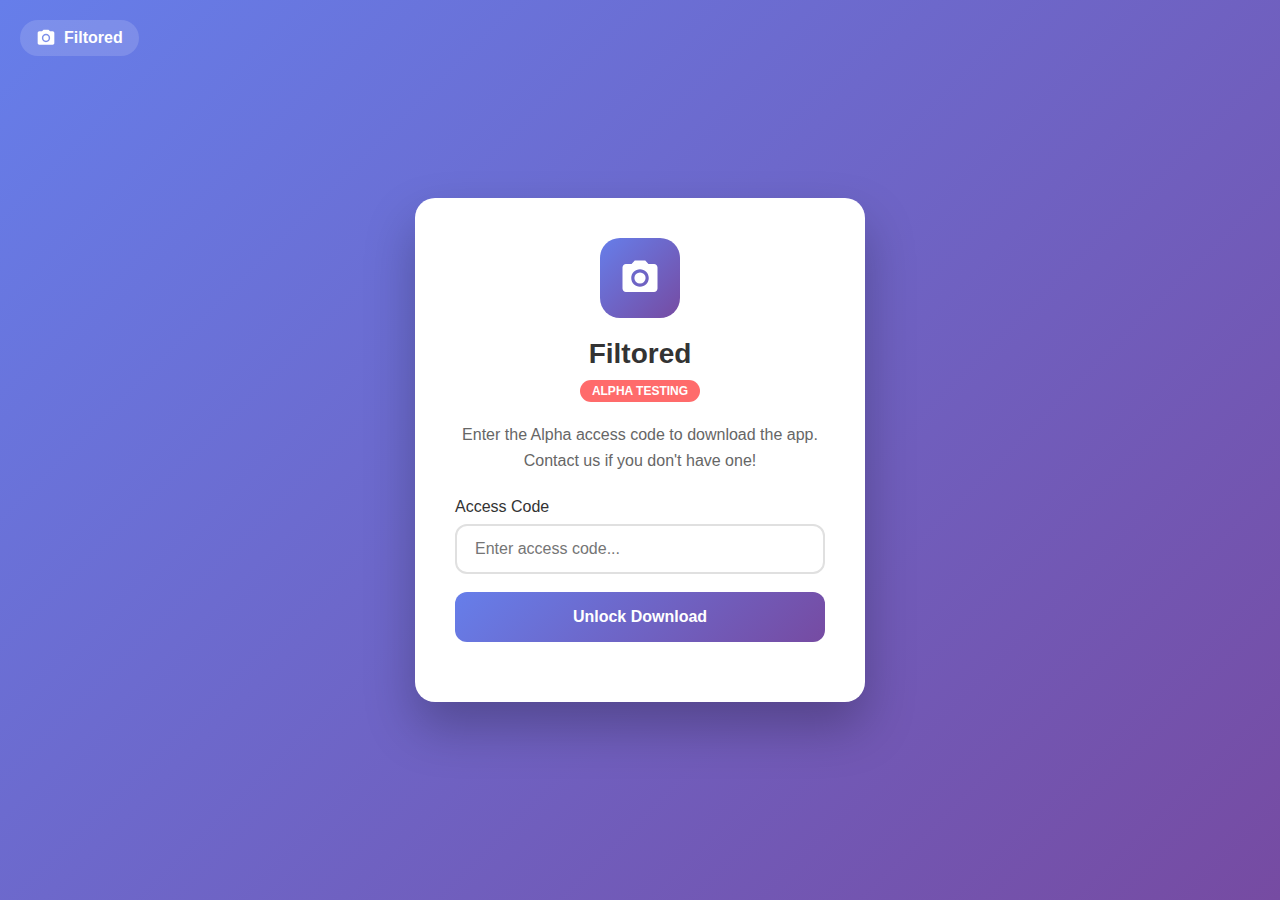
<file: docs/download/index.html>
<!DOCTYPE html>
<html lang="en">
<head>
    <meta charset="UTF-8">
    <meta name="viewport" content="width=device-width, initial-scale=1.0">
    <title>Download Filtored - ALPHA TESTING</title>
    <style>
        * {
            margin: 0;
            padding: 0;
            box-sizing: border-box;
        }

        body {
            font-family: -apple-system, BlinkMacSystemFont, 'Segoe UI', Roboto, Oxygen, Ubuntu, sans-serif;
            background: linear-gradient(135deg, #667eea 0%, #764ba2 100%);
            min-height: 100vh;
            display: flex;
            align-items: center;
            justify-content: center;
            padding: 20px;
        }

        .container {
            background: white;
            border-radius: 20px;
            padding: 40px;
            max-width: 450px;
            width: 100%;
            box-shadow: 0 25px 50px rgba(0, 0, 0, 0.25);
            text-align: center;
        }

        .logo {
            width: 80px;
            height: 80px;
            background: linear-gradient(135deg, #667eea 0%, #764ba2 100%);
            border-radius: 20px;
            margin: 0 auto 20px;
            display: flex;
            align-items: center;
            justify-content: center;
        }

        .logo svg {
            width: 42px;
            height: 42px;
            fill: white;
        }

        h1 {
            color: #333;
            margin-bottom: 10px;
            font-size: 28px;
        }

        .Alpha-badge {
            display: inline-block;
            background: #ff6b6b;
            color: white;
            padding: 4px 12px;
            border-radius: 20px;
            font-size: 12px;
            font-weight: 600;
            margin-bottom: 20px;
        }

        p {
            color: #666;
            line-height: 1.6;
            margin-bottom: 25px;
        }

        .password-section {
            margin-bottom: 20px;
        }

        .password-section label {
            display: block;
            text-align: left;
            margin-bottom: 8px;
            color: #333;
            font-weight: 500;
        }

        .password-input {
            width: 100%;
            padding: 14px 18px;
            border: 2px solid #e0e0e0;
            border-radius: 12px;
            font-size: 16px;
            transition: border-color 0.3s;
        }

        .password-input:focus {
            outline: none;
            border-color: #667eea;
        }

        .error-message {
            color: #ff6b6b;
            font-size: 14px;
            margin-top: 8px;
            display: none;
        }

        .unlock-btn {
            width: 100%;
            padding: 16px;
            background: linear-gradient(135deg, #667eea 0%, #764ba2 100%);
            color: white;
            border: none;
            border-radius: 12px;
            font-size: 16px;
            font-weight: 600;
            cursor: pointer;
            transition: transform 0.2s, box-shadow 0.2s;
        }

        .unlock-btn:hover {
            transform: translateY(-2px);
            box-shadow: 0 10px 20px rgba(102, 126, 234, 0.3);
        }

        .download-section {
            display: none;
        }

        .download-btn {
            display: inline-flex;
            align-items: center;
            gap: 10px;
            padding: 18px 32px;
            background: linear-gradient(135deg, #11998e 0%, #38ef7d 100%);
            color: white;
            text-decoration: none;
            border-radius: 12px;
            font-size: 18px;
            font-weight: 600;
            transition: transform 0.2s, box-shadow 0.2s;
            margin-bottom: 20px;
        }

        .download-btn:hover {
            transform: translateY(-2px);
            box-shadow: 0 10px 20px rgba(17, 153, 142, 0.3);
        }

        .download-btn svg {
            width: 24px;
            height: 24px;
        }

        .instructions {
            background: #f8f9fa;
            border-radius: 12px;
            padding: 20px;
            text-align: left;
            margin-top: 20px;
        }

        .instructions h3 {
            color: #333;
            margin-bottom: 12px;
            font-size: 16px;
            display: flex;
            align-items: center;
            gap: 8px;
        }

        .instructions h3 svg {
            width: 20px;
            height: 20px;
            fill: #333;
        }

        .instructions ol {
            color: #666;
            padding-left: 20px;
            font-size: 14px;
            line-height: 1.8;
        }

        .version-info {
            margin-top: 20px;
            color: #999;
            font-size: 12px;
        }

        .requirements {
            background: #fff3cd;
            border-radius: 12px;
            padding: 15px;
            margin-top: 15px;
            text-align: left;
        }

        .requirements h4 {
            color: #856404;
            font-size: 14px;
            margin-bottom: 8px;
            display: flex;
            align-items: center;
            gap: 8px;
        }

        .requirements h4 svg {
            width: 18px;
            height: 18px;
            fill: #856404;
        }

        .requirements ul {
            color: #856404;
            font-size: 13px;
            padding-left: 18px;
        }
    
        .home-link {
            position: absolute;
            top: 20px;
            left: 20px;
            display: flex;
            align-items: center;
            gap: 8px;
            color: white;
            text-decoration: none;
            font-weight: 600;
            font-size: 16px;
            padding: 8px 16px;
            background: rgba(255, 255, 255, 0.15);
            border-radius: 20px;
            transition: background 0.2s;
        }

        .home-link:hover {
            background: rgba(255, 255, 255, 0.25);
        }
    </style>
</head>
<body>
            <a href="/" class="home-link">
            <svg viewBox="0 0 24 24" width="20" height="20"><circle cx="12" cy="12" r="3.2" fill="currentColor"/><path fill="currentColor" d="M9 2L7.17 4H4c-1.1 0-2 .9-2 2v12c0 1.1.9 2 2 2h16c1.1 0 2-.9 2-2V6c0-1.1-.9-2-2-2h-3.17L15 2H9zm3 15c-2.76 0-5-2.24-5-5s2.24-5 5-5 5 2.24 5 5-2.24 5-5 5z"/></svg>
            Filtored
        </a>
    <div class="container">
        <div class="logo">
            <svg viewBox="0 0 24 24"><circle cx="12" cy="12" r="3.2"/><path d="M9 2L7.17 4H4c-1.1 0-2 .9-2 2v12c0 1.1.9 2 2 2h16c1.1 0 2-.9 2-2V6c0-1.1-.9-2-2-2h-3.17L15 2H9zm3 15c-2.76 0-5-2.24-5-5s2.24-5 5-5 5 2.24 5 5-2.24 5-5 5z"/></svg>
        </div>
        <h1>Filtored</h1>
        <span class="Alpha-badge">ALPHA TESTING</span>

        <!-- Password Section -->
        <div id="passwordSection" class="password-section">
            <p>Enter the Alpha access code to download the app. Contact us if you don't have one!</p>
            <label for="password">Access Code</label>
            <input type="password" id="password" class="password-input" placeholder="Enter access code..." onkeypress="if(event.key==='Enter') checkPassword()">
            <p id="errorMsg" class="error-message">Incorrect access code. Please try again.</p>
            <br><br>
            <button class="unlock-btn" onclick="checkPassword()">Unlock Download</button>
        </div>

        <!-- Download Section (Hidden until correct password) -->
        <div id="downloadSection" class="download-section">
            <p>Thank you for being a Alpha tester!<br>Download the app below and help us improve it.</p>

            <a href="filtored-v0.3.0.apk" class="download-btn" download>
                <svg fill="currentColor" viewBox="0 0 24 24"><path d="M19 9h-4V3H9v6H5l7 7 7-7zM5 18v2h14v-2H5z"/></svg>
                Download APK
            </a>

            <div class="instructions">
                <h3>
                    <svg viewBox="0 0 24 24"><path d="M17 1.01L7 1c-1.1 0-2 .9-2 2v18c0 1.1.9 2 2 2h10c1.1 0 2-.9 2-2V3c0-1.1-.9-1.99-2-1.99zM17 19H7V5h10v14z"/></svg>
                    Installation Steps:
                </h3>
                <ol>
                    <li>Download the APK file</li>
                    <li>Open the downloaded file</li>
                    <li>If prompted, allow "Install from unknown sources"</li>
                    <li>Tap "Install" and wait for completion</li>
                    <li>Open Filtored and enjoy!</li>
                </ol>
            </div>

            <div class="requirements">
                <h4>
                    <svg viewBox="0 0 24 24"><path d="M7 2v11h3v9l7-12h-4l4-8z"/></svg>
                    Requirements:
                </h4>
                <ul>
                    <li>Android 5.0 or higher</li>
                    <li>~100MB storage space</li>
                    <li>Internet optional (AI works offline)</li>
                </ul>
            </div>

            <p class="version-info">Version 0.3.0 (Alpha) - Last updated: December 31, 2025</p>
            <p class="version-info" style="margin-top: 12px; font-weight: 600; color: #333;">Patch Notes:</p>
            <p class="version-info" style="margin-top: 4px; color: #667eea;"> Fixed gallery loading on fresh install - Scan version tracking - 6x zoom</p>
        </div>
    </div>

    <script>
        const Alpha_PASSWORD = 'filtored2025';

        function checkPassword() {
            const input = document.getElementById('password').value;
            const errorMsg = document.getElementById('errorMsg');

            if (input === Alpha_PASSWORD) {
                document.getElementById('passwordSection').style.display = 'none';
                document.getElementById('downloadSection').style.display = 'block';
            } else {
                errorMsg.style.display = 'block';
                document.getElementById('password').style.borderColor = '#ff6b6b';
            }
        }
    </script>
</body>
</html>
</file>
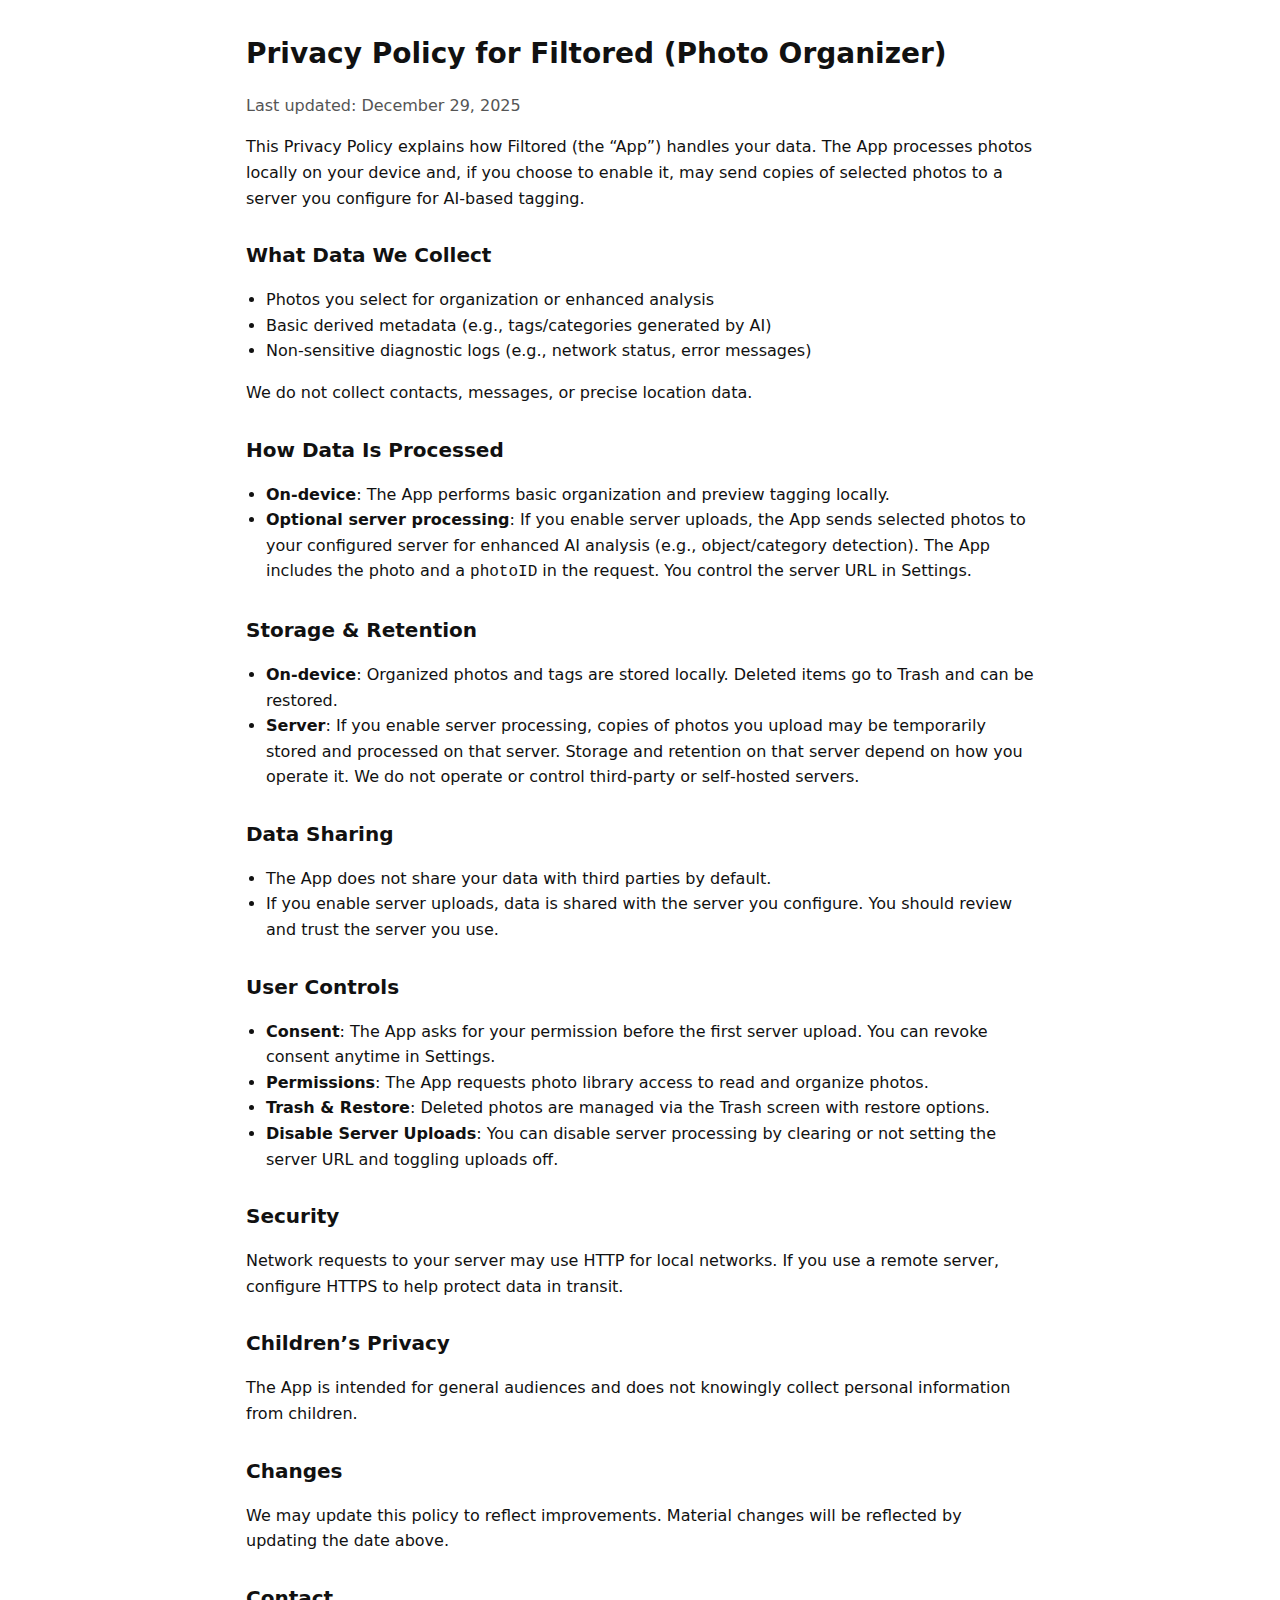
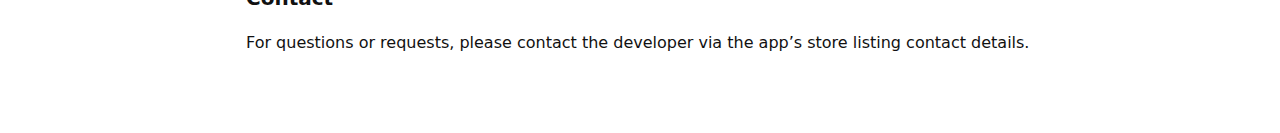
<file: docs/privacy/index.html>
<!doctype html>
<html lang="en">
<head>
  <meta charset="utf-8">
  <meta name="viewport" content="width=device-width, initial-scale=1">
  <title>Privacy Policy • Filtored</title>
  <meta name="robots" content="noindex">
  <style>
    :root { --fg:#111; --muted:#555; --link:#0a66c2; --bg:#fff; }
    * { box-sizing: border-box; }
    body { margin: 0; background: var(--bg); color: var(--fg); font: 16px/1.6 system-ui, -apple-system, Segoe UI, Roboto, Helvetica, Arial, sans-serif; }
    .wrap { max-width: 820px; margin: 0 auto; padding: 32px 16px 64px; }
    h1 { font-size: 28px; margin: 0 0 8px; }
    h2 { font-size: 20px; margin: 28px 0 8px; }
    p, li { color: var(--fg); }
    .muted { color: var(--muted); }
    ul { padding-left: 20px; }
    .card { background:#fafafa; border:1px solid #eee; padding:16px; border-radius:12px; }
    a { color: var(--link); text-decoration: none; }
    a:hover { text-decoration: underline; }
  </style>
</head>
<body>
  <main class="wrap">
    <h1>Privacy Policy for Filtored (Photo Organizer)</h1>
    <p class="muted">Last updated: December 29, 2025</p>

    <p>This Privacy Policy explains how Filtored (the “App”) handles your data. The App processes photos locally on your device and, if you choose to enable it, may send copies of selected photos to a server you configure for AI‑based tagging.</p>

    <h2>What Data We Collect</h2>
    <ul>
      <li>Photos you select for organization or enhanced analysis</li>
      <li>Basic derived metadata (e.g., tags/categories generated by AI)</li>
      <li>Non‑sensitive diagnostic logs (e.g., network status, error messages)</li>
    </ul>
    <p>We do not collect contacts, messages, or precise location data.</p>

    <h2>How Data Is Processed</h2>
    <ul>
      <li><strong>On‑device</strong>: The App performs basic organization and preview tagging locally.</li>
      <li><strong>Optional server processing</strong>: If you enable server uploads, the App sends selected photos to your configured server for enhanced AI analysis (e.g., object/category detection). The App includes the photo and a <code>photoID</code> in the request. You control the server URL in Settings.</li>
    </ul>

    <h2>Storage & Retention</h2>
    <ul>
      <li><strong>On‑device</strong>: Organized photos and tags are stored locally. Deleted items go to Trash and can be restored.</li>
      <li><strong>Server</strong>: If you enable server processing, copies of photos you upload may be temporarily stored and processed on that server. Storage and retention on that server depend on how you operate it. We do not operate or control third‑party or self‑hosted servers.</li>
    </ul>

    <h2>Data Sharing</h2>
    <ul>
      <li>The App does not share your data with third parties by default.</li>
      <li>If you enable server uploads, data is shared with the server you configure. You should review and trust the server you use.</li>
    </ul>

    <h2>User Controls</h2>
    <ul>
      <li><strong>Consent</strong>: The App asks for your permission before the first server upload. You can revoke consent anytime in Settings.</li>
      <li><strong>Permissions</strong>: The App requests photo library access to read and organize photos.</li>
      <li><strong>Trash & Restore</strong>: Deleted photos are managed via the Trash screen with restore options.</li>
      <li><strong>Disable Server Uploads</strong>: You can disable server processing by clearing or not setting the server URL and toggling uploads off.</li>
    </ul>

    <h2>Security</h2>
    <p>Network requests to your server may use HTTP for local networks. If you use a remote server, configure HTTPS to help protect data in transit.</p>

    <h2>Children’s Privacy</h2>
    <p>The App is intended for general audiences and does not knowingly collect personal information from children.</p>

    <h2>Changes</h2>
    <p>We may update this policy to reflect improvements. Material changes will be reflected by updating the date above.</p>

    <h2>Contact</h2>
    <p>For questions or requests, please contact the developer via the app’s store listing contact details.</p>

    
  </main>
</body>
</html>
</file>
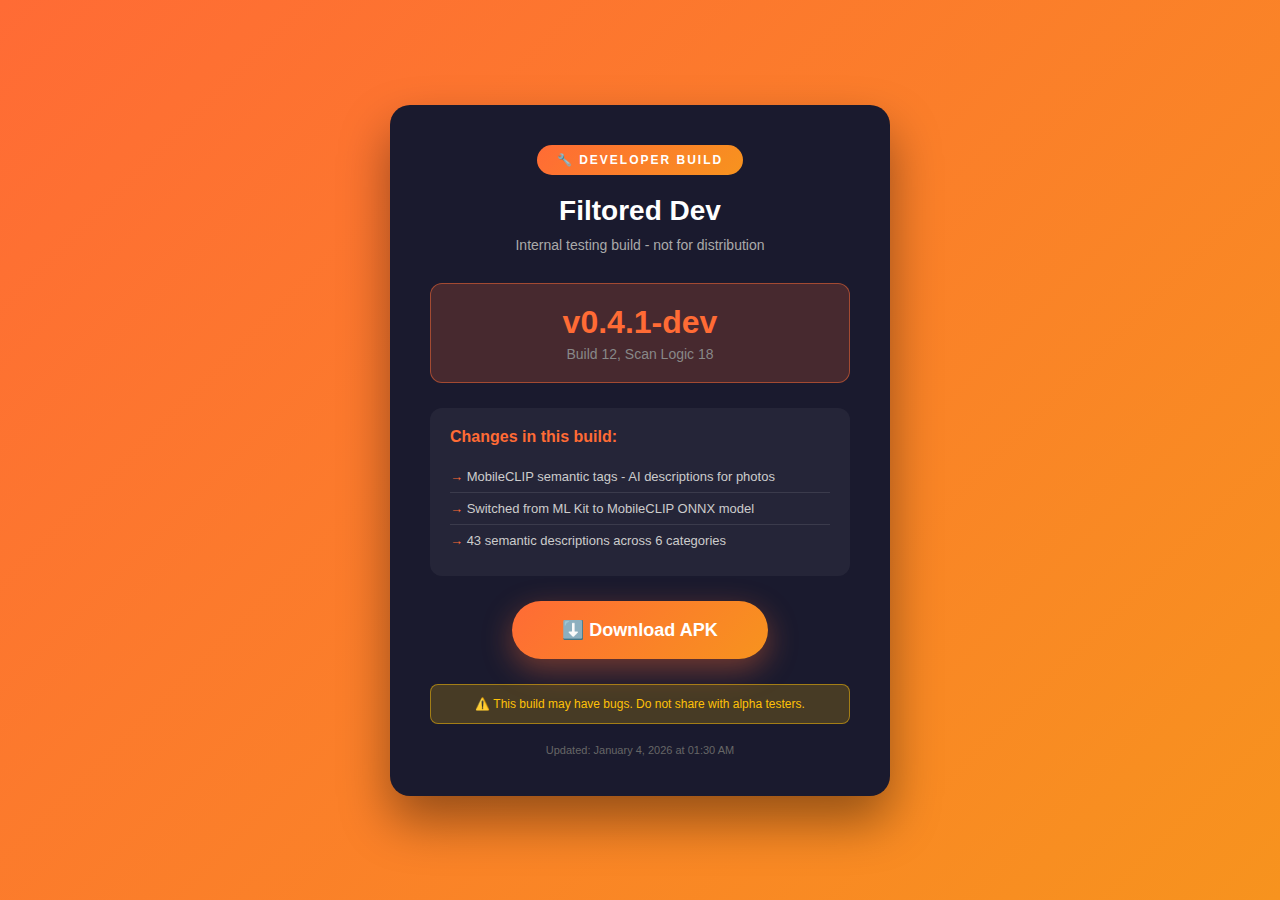
<file: docs/dev.html>
<!DOCTYPE html>
<html lang="en">
<head>
    <meta charset="UTF-8">
    <meta name="viewport" content="width=device-width, initial-scale=1.0">
    <meta name="robots" content="noindex, nofollow">
    <title>Dev Build - Filtored</title>
    <style>
        * {
            margin: 0;
            padding: 0;
            box-sizing: border-box;
        }
        
        body {
            font-family: -apple-system, BlinkMacSystemFont, 'Segoe UI', Roboto, Oxygen, Ubuntu, sans-serif;
            background: linear-gradient(135deg, #ff6b35 0%, #f7931e 100%);
            min-height: 100vh;
            display: flex;
            align-items: center;
            justify-content: center;
            padding: 20px;
        }
        
        .container {
            background: #1a1a2e;
            border-radius: 20px;
            padding: 40px;
            max-width: 500px;
            width: 100%;
            box-shadow: 0 25px 50px rgba(0, 0, 0, 0.4);
            text-align: center;
            color: #fff;
        }
        
        .dev-badge {
            background: linear-gradient(135deg, #ff6b35 0%, #f7931e 100%);
            color: white;
            padding: 8px 20px;
            border-radius: 20px;
            font-size: 12px;
            font-weight: bold;
            text-transform: uppercase;
            letter-spacing: 2px;
            display: inline-block;
            margin-bottom: 20px;
        }
        
        h1 {
            color: #fff;
            margin-bottom: 10px;
            font-size: 28px;
        }
        
        .subtitle {
            color: #aaa;
            margin-bottom: 30px;
            font-size: 14px;
        }
        
        .version-box {
            background: rgba(255, 107, 53, 0.2);
            border: 1px solid rgba(255, 107, 53, 0.5);
            border-radius: 12px;
            padding: 20px;
            margin-bottom: 25px;
        }
        
        .version-number {
            font-size: 32px;
            font-weight: bold;
            color: #ff6b35;
        }
        
        .scan-version {
            font-size: 14px;
            color: #888;
            margin-top: 5px;
        }
        
        .changes {
            text-align: left;
            background: rgba(255, 255, 255, 0.05);
            border-radius: 12px;
            padding: 20px;
            margin-bottom: 25px;
        }
        
        .changes h3 {
            color: #ff6b35;
            margin-bottom: 15px;
            font-size: 16px;
        }
        
        .changes ul {
            list-style: none;
            padding: 0;
        }
        
        .changes li {
            padding: 8px 0;
            border-bottom: 1px solid rgba(255, 255, 255, 0.1);
            font-size: 13px;
            color: #ccc;
        }
        
        .changes li:last-child {
            border-bottom: none;
        }
        
        .changes li::before {
            content: "→ ";
            color: #ff6b35;
        }
        
        .download-btn {
            display: inline-block;
            background: linear-gradient(135deg, #ff6b35 0%, #f7931e 100%);
            color: white;
            padding: 18px 50px;
            border-radius: 30px;
            text-decoration: none;
            font-weight: bold;
            font-size: 18px;
            transition: transform 0.2s, box-shadow 0.2s;
            box-shadow: 0 10px 30px rgba(255, 107, 53, 0.4);
        }
        
        .download-btn:hover {
            transform: translateY(-3px);
            box-shadow: 0 15px 40px rgba(255, 107, 53, 0.5);
        }
        
        .warning {
            background: rgba(255, 193, 7, 0.2);
            border: 1px solid rgba(255, 193, 7, 0.5);
            border-radius: 8px;
            padding: 12px;
            margin-top: 25px;
            font-size: 12px;
            color: #ffc107;
        }
        
        .timestamp {
            margin-top: 20px;
            font-size: 11px;
            color: #666;
        }
    </style>
</head>
<body>
    <div class="container">
        <div class="dev-badge">🔧 Developer Build</div>
        
        <h1>Filtored Dev</h1>
        <p class="subtitle">Internal testing build - not for distribution</p>
        
        <div class="version-box">
            <div class="version-number" id="version-number">Loading...</div>
            <div class="scan-version" id="scan-version">Loading...</div>
        </div>
        
        <div class="changes">
            <h3>Changes in this build:</h3>
            <ul id="changes-list">
                <li>Loading...</li>
            </ul>
        </div>
        
        <a href="" class="download-btn" id="download-btn">
            ⬇️ Download APK
        </a>
        
        <div class="warning">
            ⚠️ This build may have bugs. Do not share with alpha testers.
        </div>
        
        <p class="timestamp" id="timestamp">Loading...</p>
    </div>
    
    <script>
        fetch('version.json')
            .then(response => response.json())
            .then(data => {
                document.getElementById('version-number').textContent = 'v' + data.appVersion;
                document.getElementById('scan-version').textContent = 
                    'Build ' + data.buildNumber + ', Scan Logic ' + data.scanLogicVersion;
                
                // Format date/time nicely
                const date = new Date(data.lastUpdated);
                const options = { 
                    year: 'numeric', 
                    month: 'long', 
                    day: 'numeric',
                    hour: '2-digit',
                    minute: '2-digit'
                };
                document.getElementById('timestamp').textContent = 
                    'Updated: ' + date.toLocaleDateString('en-US', options);
                
                document.getElementById('download-btn').href = 
                    'https://github.com/fominapps-create/Photo-Organizer-Flutter/releases/download/dev/app-release.apk';
                
                const changesList = document.getElementById('changes-list');
                changesList.innerHTML = data.changes.map(c => '<li>' + c + '</li>').join('');
            })
            .catch(err => {
                document.getElementById('version-number').textContent = 'Error loading version';
                console.error('Failed to load version.json:', err);
            });
    </script>
</body>
</html>
</file>
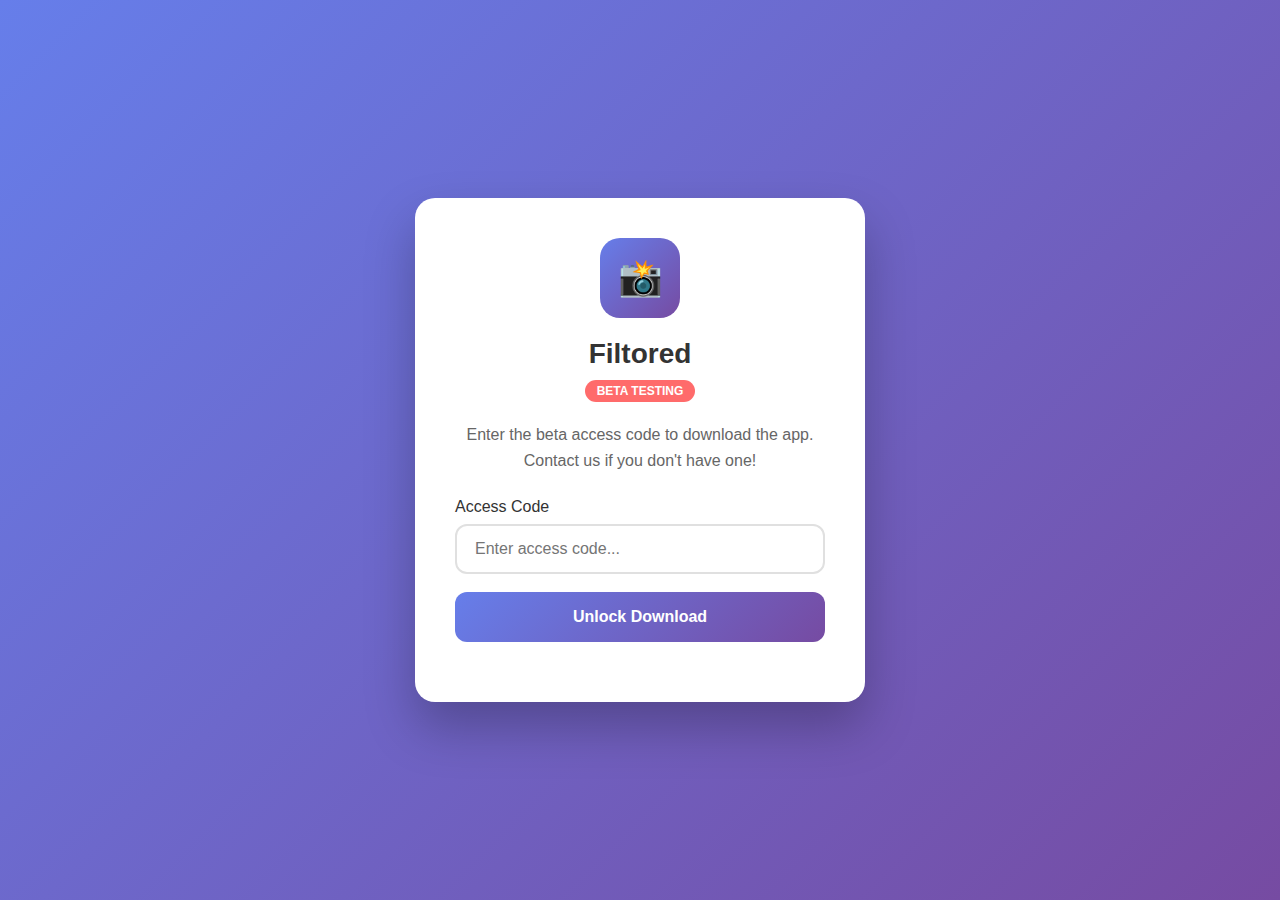
<file: docs/download.html>
<!DOCTYPE html>
<html lang="en">
<head>
    <meta charset="UTF-8">
    <meta name="viewport" content="width=device-width, initial-scale=1.0">
    <title>Download Filtored - Beta Testing</title>
    <style>
        * {
            margin: 0;
            padding: 0;
            box-sizing: border-box;
        }
        
        body {
            font-family: -apple-system, BlinkMacSystemFont, 'Segoe UI', Roboto, Oxygen, Ubuntu, sans-serif;
            background: linear-gradient(135deg, #667eea 0%, #764ba2 100%);
            min-height: 100vh;
            display: flex;
            align-items: center;
            justify-content: center;
            padding: 20px;
        }
        
        .container {
            background: white;
            border-radius: 20px;
            padding: 40px;
            max-width: 450px;
            width: 100%;
            box-shadow: 0 25px 50px rgba(0, 0, 0, 0.25);
            text-align: center;
        }
        
        .logo {
            width: 80px;
            height: 80px;
            background: linear-gradient(135deg, #667eea 0%, #764ba2 100%);
            border-radius: 20px;
            margin: 0 auto 20px;
            display: flex;
            align-items: center;
            justify-content: center;
            font-size: 36px;
        }
        
        h1 {
            color: #333;
            margin-bottom: 10px;
            font-size: 28px;
        }
        
        .beta-badge {
            display: inline-block;
            background: #ff6b6b;
            color: white;
            padding: 4px 12px;
            border-radius: 20px;
            font-size: 12px;
            font-weight: 600;
            margin-bottom: 20px;
        }
        
        p {
            color: #666;
            line-height: 1.6;
            margin-bottom: 25px;
        }
        
        .password-section {
            margin-bottom: 20px;
        }
        
        .password-section label {
            display: block;
            text-align: left;
            margin-bottom: 8px;
            color: #333;
            font-weight: 500;
        }
        
        .password-input {
            width: 100%;
            padding: 14px 18px;
            border: 2px solid #e0e0e0;
            border-radius: 12px;
            font-size: 16px;
            transition: border-color 0.3s;
        }
        
        .password-input:focus {
            outline: none;
            border-color: #667eea;
        }
        
        .error-message {
            color: #ff6b6b;
            font-size: 14px;
            margin-top: 8px;
            display: none;
        }
        
        .unlock-btn {
            width: 100%;
            padding: 16px;
            background: linear-gradient(135deg, #667eea 0%, #764ba2 100%);
            color: white;
            border: none;
            border-radius: 12px;
            font-size: 16px;
            font-weight: 600;
            cursor: pointer;
            transition: transform 0.2s, box-shadow 0.2s;
        }
        
        .unlock-btn:hover {
            transform: translateY(-2px);
            box-shadow: 0 10px 20px rgba(102, 126, 234, 0.3);
        }
        
        .download-section {
            display: none;
        }
        
        .download-btn {
            display: inline-flex;
            align-items: center;
            gap: 10px;
            padding: 18px 32px;
            background: linear-gradient(135deg, #11998e 0%, #38ef7d 100%);
            color: white;
            text-decoration: none;
            border-radius: 12px;
            font-size: 18px;
            font-weight: 600;
            transition: transform 0.2s, box-shadow 0.2s;
            margin-bottom: 20px;
        }
        
        .download-btn:hover {
            transform: translateY(-2px);
            box-shadow: 0 10px 20px rgba(17, 153, 142, 0.3);
        }
        
        .download-btn svg {
            width: 24px;
            height: 24px;
        }
        
        .instructions {
            background: #f8f9fa;
            border-radius: 12px;
            padding: 20px;
            text-align: left;
            margin-top: 20px;
        }
        
        .instructions h3 {
            color: #333;
            margin-bottom: 12px;
            font-size: 16px;
        }
        
        .instructions ol {
            color: #666;
            padding-left: 20px;
            font-size: 14px;
            line-height: 1.8;
        }
        
        .version-info {
            margin-top: 20px;
            color: #999;
            font-size: 12px;
        }
        
        .requirements {
            background: #fff3cd;
            border-radius: 12px;
            padding: 15px;
            margin-top: 15px;
            text-align: left;
        }
        
        .requirements h4 {
            color: #856404;
            font-size: 14px;
            margin-bottom: 8px;
        }
        
        .requirements ul {
            color: #856404;
            font-size: 13px;
            padding-left: 18px;
        }
    </style>
</head>
<body>
    <div class="container">
        <div class="logo">📸</div>
        <h1>Filtored</h1>
        <span class="beta-badge">BETA TESTING</span>
        
        <!-- Password Section -->
        <div id="passwordSection" class="password-section">
            <p>Enter the beta access code to download the app. Contact us if you don't have one!</p>
            <label for="password">Access Code</label>
            <input type="password" id="password" class="password-input" placeholder="Enter access code..." onkeypress="if(event.key==='Enter') checkPassword()">
            <p id="errorMsg" class="error-message">Incorrect access code. Please try again.</p>
            <br><br>
            <button class="unlock-btn" onclick="checkPassword()">Unlock Download</button>
        </div>
        
        <!-- Download Section (Hidden until correct password) -->
        <div id="downloadSection" class="download-section">
            <p>Thank you for being a beta tester! 🎉<br>Download the app below and help us improve it.</p>
            
            <a href="filtored-beta.apk" class="download-btn" download>
                <svg fill="currentColor" viewBox="0 0 24 24"><path d="M19 9h-4V3H9v6H5l7 7 7-7zM5 18v2h14v-2H5z"/></svg>
                Download APK
            </a>
            
            <div class="instructions">
                <h3>📱 Installation Steps:</h3>
                <ol>
                    <li>Download the APK file</li>
                    <li>Open the downloaded file</li>
                    <li>If prompted, allow "Install from unknown sources"</li>
                    <li>Tap "Install" and wait for completion</li>
                    <li>Open Filtored and enjoy!</li>
                </ol>
            </div>
            
            <div class="requirements">
                <h4>⚡ Requirements:</h4>
                <ul>
                    <li>Android 5.0 or higher</li>
                    <li>~100MB storage space</li>
                    <li>Internet optional (AI works offline)</li>
                </ul>
            </div>
            
            <p class="version-info">Version 0.2.0 (Beta) - Last updated: December 30, 2025</p>
        </div>
    </div>
    
    <script>
        // Simple password check - Change 'filtored2025' to your desired password
        const BETA_PASSWORD = 'filtored2025';
        
        function checkPassword() {
            const input = document.getElementById('password').value;
            const errorMsg = document.getElementById('errorMsg');
            
            if (input === BETA_PASSWORD) {
                document.getElementById('passwordSection').style.display = 'none';
                document.getElementById('downloadSection').style.display = 'block';
            } else {
                errorMsg.style.display = 'block';
                document.getElementById('password').style.borderColor = '#ff6b6b';
            }
        }
    </script>
</body>
</html>
</file>
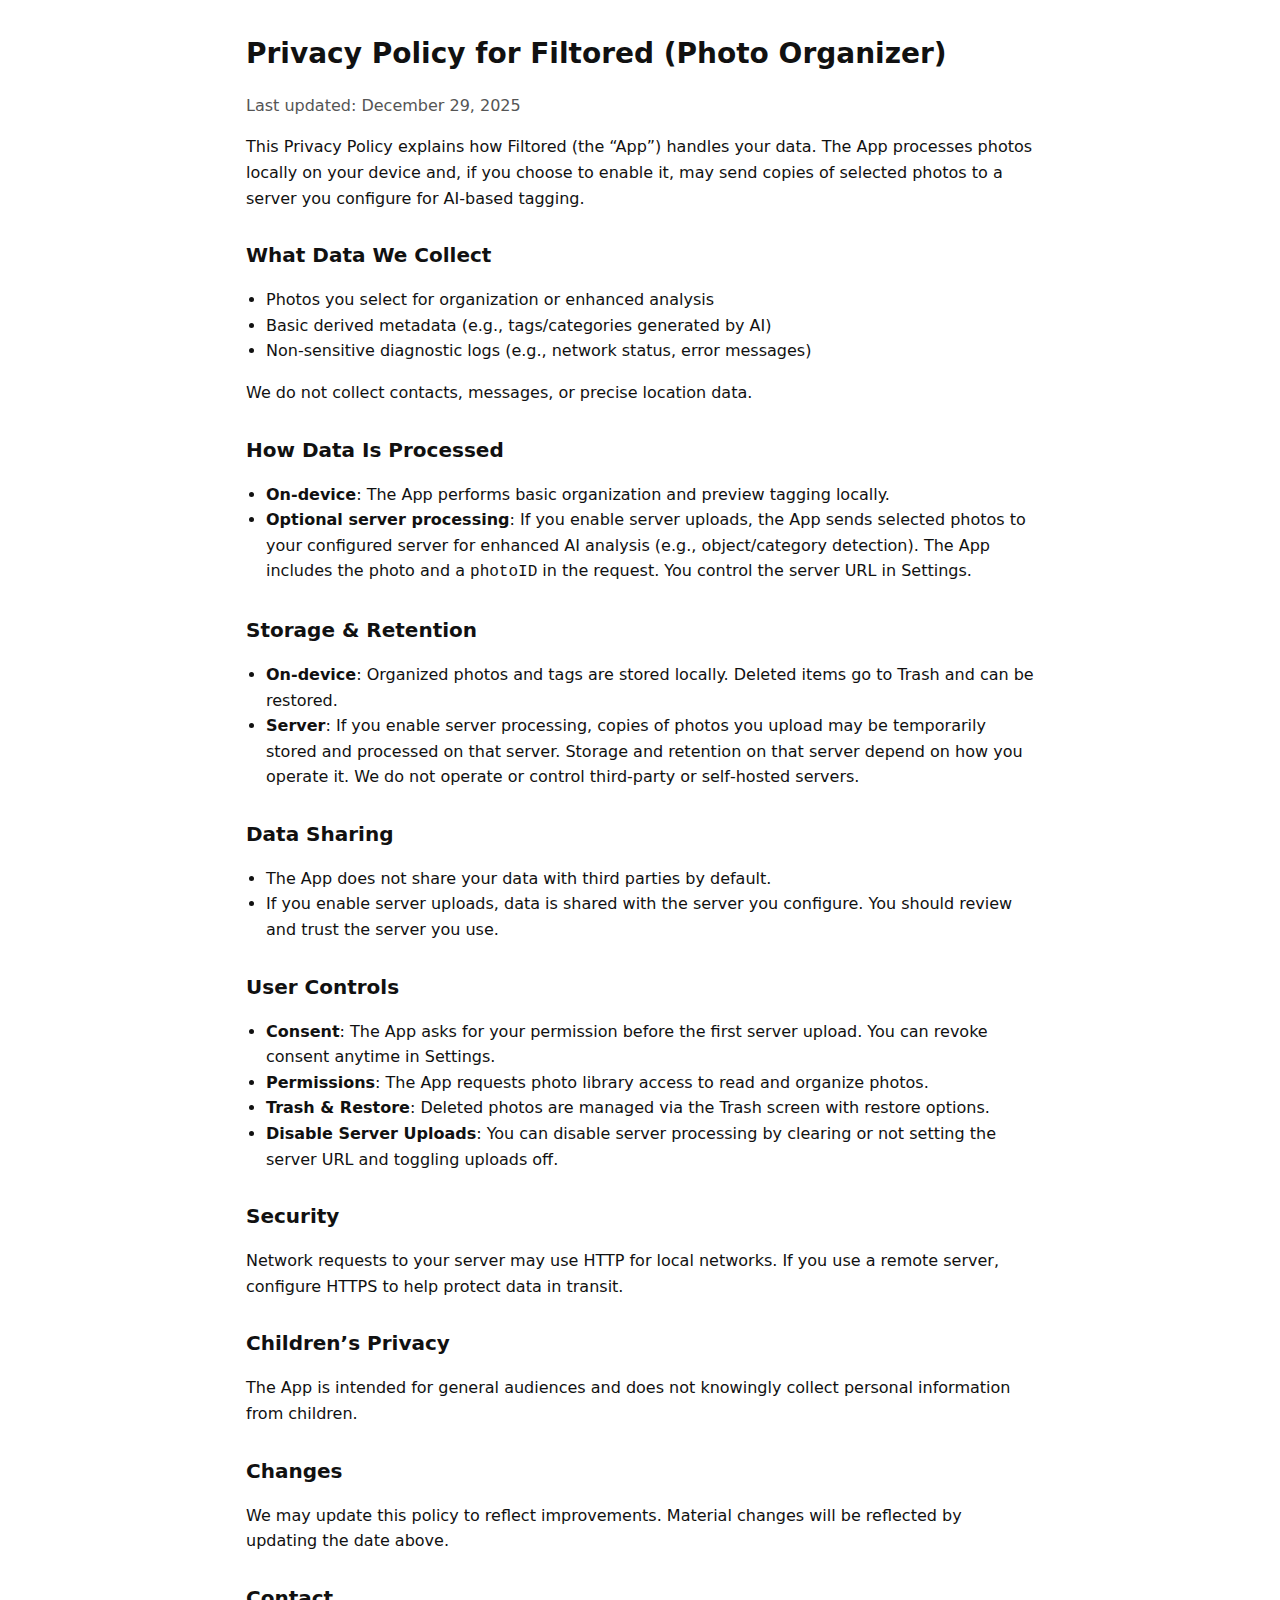
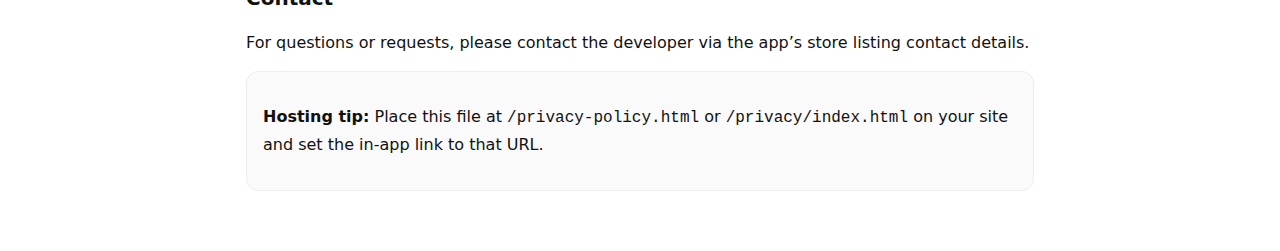
<file: docs/privacy-policy.html>
<!doctype html>
<html lang="en">
<head>
  <meta charset="utf-8">
  <meta name="viewport" content="width=device-width, initial-scale=1">
  <title>Privacy Policy • Filtored</title>
  <meta name="robots" content="noindex">
  <style>
    :root { --fg:#111; --muted:#555; --link:#0a66c2; --bg:#fff; }
    * { box-sizing: border-box; }
    body { margin: 0; background: var(--bg); color: var(--fg); font: 16px/1.6 system-ui, -apple-system, Segoe UI, Roboto, Helvetica, Arial, sans-serif; }
    .wrap { max-width: 820px; margin: 0 auto; padding: 32px 16px 64px; }
    h1 { font-size: 28px; margin: 0 0 8px; }
    h2 { font-size: 20px; margin: 28px 0 8px; }
    p, li { color: var(--fg); }
    .muted { color: var(--muted); }
    ul { padding-left: 20px; }
    .card { background:#fafafa; border:1px solid #eee; padding:16px; border-radius:12px; }
    a { color: var(--link); text-decoration: none; }
    a:hover { text-decoration: underline; }
  </style>
</head>
<body>
  <main class="wrap">
    <h1>Privacy Policy for Filtored (Photo Organizer)</h1>
    <p class="muted">Last updated: December 29, 2025</p>

    <p>This Privacy Policy explains how Filtored (the “App”) handles your data. The App processes photos locally on your device and, if you choose to enable it, may send copies of selected photos to a server you configure for AI‑based tagging.</p>

    <h2>What Data We Collect</h2>
    <ul>
      <li>Photos you select for organization or enhanced analysis</li>
      <li>Basic derived metadata (e.g., tags/categories generated by AI)</li>
      <li>Non‑sensitive diagnostic logs (e.g., network status, error messages)</li>
    </ul>
    <p>We do not collect contacts, messages, or precise location data.</p>

    <h2>How Data Is Processed</h2>
    <ul>
      <li><strong>On‑device</strong>: The App performs basic organization and preview tagging locally.</li>
      <li><strong>Optional server processing</strong>: If you enable server uploads, the App sends selected photos to your configured server for enhanced AI analysis (e.g., object/category detection). The App includes the photo and a <code>photoID</code> in the request. You control the server URL in Settings.</li>
    </ul>

    <h2>Storage & Retention</h2>
    <ul>
      <li><strong>On‑device</strong>: Organized photos and tags are stored locally. Deleted items go to Trash and can be restored.</li>
      <li><strong>Server</strong>: If you enable server processing, copies of photos you upload may be temporarily stored and processed on that server. Storage and retention on that server depend on how you operate it. We do not operate or control third‑party or self‑hosted servers.</li>
    </ul>

    <h2>Data Sharing</h2>
    <ul>
      <li>The App does not share your data with third parties by default.</li>
      <li>If you enable server uploads, data is shared with the server you configure. You should review and trust the server you use.</li>
    </ul>

    <h2>User Controls</h2>
    <ul>
      <li><strong>Consent</strong>: The App asks for your permission before the first server upload. You can revoke consent anytime in Settings.</li>
      <li><strong>Permissions</strong>: The App requests photo library access to read and organize photos.</li>
      <li><strong>Trash & Restore</strong>: Deleted photos are managed via the Trash screen with restore options.</li>
      <li><strong>Disable Server Uploads</strong>: You can disable server processing by clearing or not setting the server URL and toggling uploads off.</li>
    </ul>

    <h2>Security</h2>
    <p>Network requests to your server may use HTTP for local networks. If you use a remote server, configure HTTPS to help protect data in transit.</p>

    <h2>Children’s Privacy</h2>
    <p>The App is intended for general audiences and does not knowingly collect personal information from children.</p>

    <h2>Changes</h2>
    <p>We may update this policy to reflect improvements. Material changes will be reflected by updating the date above.</p>

    <h2>Contact</h2>
    <p>For questions or requests, please contact the developer via the app’s store listing contact details.</p>

    <div class="card">
      <p><strong>Hosting tip:</strong> Place this file at <code>/privacy-policy.html</code> or <code>/privacy/index.html</code> on your site and set the in‑app link to that URL.</p>
    </div>
  </main>
</body>
</html>
</file>
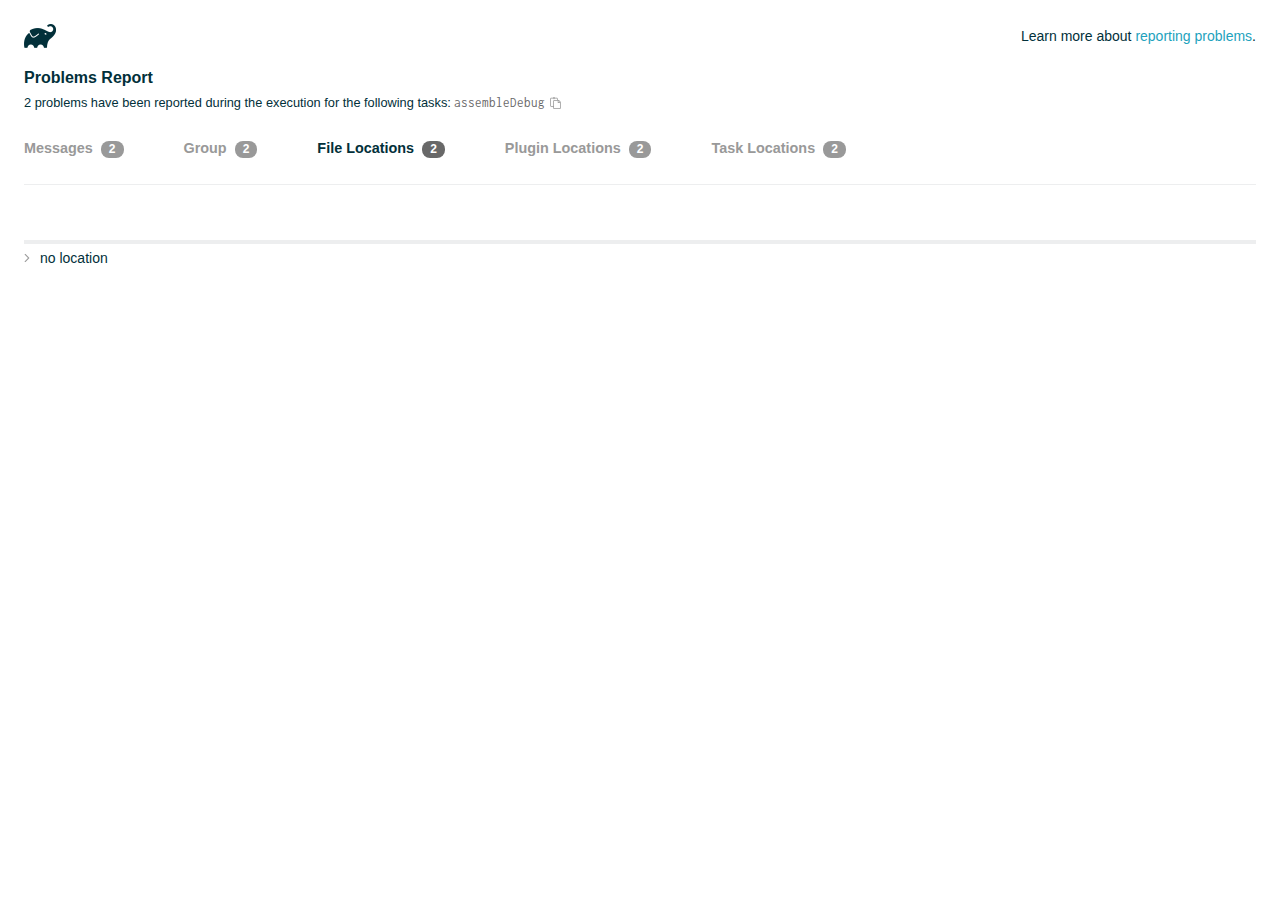
<file: android/build/reports/problems/problems-report.html>
<!DOCTYPE html>

<html lang="en">
<head>
    <!-- Required meta tags -->
    <meta charset="utf-8">
    <meta name="viewport" content="width=device-width, initial-scale=1, shrink-to-fit=no">

                    <style type="text/css">
                /*! normalize.css v7.0.0 | MIT License | github.com/necolas/normalize.css */
html {
    line-height: 1.15;
    -ms-text-size-adjust: 100%;
    -webkit-text-size-adjust: 100%
}

body {
    margin: 0
}

article, aside, footer, header, nav, section {
    display: block
}

h1 {
    font-size: 2em;
    margin: .67em 0
}

figcaption, figure, main {
    display: block
}

figure {
    margin: 1em 40px
}

hr {
    box-sizing: content-box;
    height: 0;
    overflow: visible
}

pre {
    font-family: monospace, monospace;
    font-size: 1em
}

a {
    background-color: transparent;
    -webkit-text-decoration-skip: objects
}

abbr[title] {
    border-bottom: none;
    text-decoration: underline;
    text-decoration: underline dotted
}

b, strong {
    font-weight: inherit
}

b, strong {
    font-weight: bolder
}

code, kbd, samp {
    font-family: monospace, monospace;
    font-size: 1em
}

dfn {
    font-style: italic
}

mark {
    background-color: #ff0;
    color: #000
}

small {
    font-size: 80%
}

sub, sup {
    font-size: 75%;
    line-height: 0;
    position: relative;
    vertical-align: baseline
}

sub {
    bottom: -.25em
}

sup {
    top: -.5em
}

audio, video {
    display: inline-block
}

audio:not([controls]) {
    display: none;
    height: 0
}

img {
    border-style: none
}

svg:not(:root) {
    overflow: hidden
}

button, input, optgroup, select, textarea {
    font-family: sans-serif;
    font-size: 100%;
    line-height: 1.15;
    margin: 0
}

button, input {
    overflow: visible
}

button, select {
    text-transform: none
}

[type=reset], [type=submit], button, html [type=button] {
    -webkit-appearance: button
}

[type=button]::-moz-focus-inner, [type=reset]::-moz-focus-inner, [type=submit]::-moz-focus-inner, button::-moz-focus-inner {
    border-style: none;
    padding: 0
}

[type=button]:-moz-focusring, [type=reset]:-moz-focusring, [type=submit]:-moz-focusring, button:-moz-focusring {
    outline: 1px dotted ButtonText
}

fieldset {
    padding: .35em .75em .625em
}

legend {
    box-sizing: border-box;
    color: inherit;
    display: table;
    max-width: 100%;
    padding: 0;
    white-space: normal
}

progress {
    display: inline-block;
    vertical-align: baseline
}

textarea {
    overflow: auto
}

[type=checkbox], [type=radio] {
    box-sizing: border-box;
    padding: 0
}

[type=number]::-webkit-inner-spin-button, [type=number]::-webkit-outer-spin-button {
    height: auto
}

[type=search] {
    -webkit-appearance: textfield;
    outline-offset: -2px
}

[type=search]::-webkit-search-cancel-button, [type=search]::-webkit-search-decoration {
    -webkit-appearance: none
}

::-webkit-file-upload-button {
    -webkit-appearance: button;
    font: inherit
}

details, menu {
    display: block
}

summary {
    display: list-item
}

canvas {
    display: inline-block
}

template {
    display: none
}

[hidden] {
    display: none
}

/* configuration cache styles */

.report-wrapper {
    margin: 0;
    padding: 0 24px;
}

.gradle-logo {
    width: 32px;
    height: 24px;
    background-image: url("[data-uri]");
    background-size: contain;
}

.header {
    display: flex;
    flex-wrap: wrap;
    position: fixed;
    top: 0;
    left: 0;
    width: 100%;
    padding: 24px 24px 0 24px;
    background-color: white;
    z-index: 1;
}

.learn-more {
    margin-left: auto;
    align-self: center;
    font-size: 0.875rem;
    font-weight: normal;
}

.title {
    display: flex;
    align-items: center;
    padding: 18px 0 24px 0;
    flex: 1 0 100%;
}

.content {
    font-size: 0.875rem;
    padding: 240px 0 48px;
    overflow-x: auto;
    white-space: nowrap;
}

.content ol:first-of-type {
    margin: 0;
}

.tree-btn {
    cursor: pointer;
    display: inline-block;
    width: 16px;
    height: 16px;
    background-size: contain;
    background-repeat: no-repeat;
    vertical-align: middle;
    margin-top: -0.2em;
}

.tree-btn.collapsed {
    background-image: url('data:image/svg+xml;utf8,<svg xmlns="http://www.w3.org/2000/svg" viewBox="0 0 192 512"><path d="M166.9 264.5l-117.8 116c-4.7 4.7-12.3 4.7-17 0l-7.1-7.1c-4.7-4.7-4.7-12.3 0-17L127.3 256 25.1 155.6c-4.7-4.7-4.7-12.3 0-17l7.1-7.1c4.7-4.7 12.3-4.7 17 0l117.8 116c4.6 4.7 4.6 12.3-.1 17z" fill="%23999999" stroke="%23999999"/></svg>');
}

.tree-btn.expanded {
    background-image: url('data:image/svg+xml;utf8,<svg xmlns="http://www.w3.org/2000/svg" viewBox="0 0 256 512"><path d="M119.5 326.9L3.5 209.1c-4.7-4.7-4.7-12.3 0-17l7.1-7.1c4.7-4.7 12.3-4.7 17 0L128 287.3l100.4-102.2c4.7-4.7 12.3-4.7 17 0l7.1 7.1c4.7 4.7 4.7 12.3 0 17L136.5 327c-4.7 4.6-12.3 4.6-17-.1z" fill="%23999999" stroke="%23999999"/></svg>');
}

ul .tree-btn {
    margin-right: 3px;
}

.leaf-icon {
    display: inline-block;
    width: 16px;
    height: 16px;
    background-image: url('data:image/svg+xml;utf8,<svg xmlns="http://www.w3.org/2000/svg" viewBox="0 0 256 512"><path d="M32 256 H224" stroke="%23999999" stroke-width="48" stroke-linecap="round"/></svg>');
    background-size: contain;
    background-repeat: no-repeat;
    vertical-align: middle;
    margin-top: -0.2em;
}

.invisible-text {
    user-select: all; /* Allow the text to be selectable */
    color: transparent; /* Hide the text */
    text-indent: -9999px; /* Move the text out of view */
    position: relative;
    white-space: pre; /* Preserve meaningful whitespace in the invisible text for copying */
}

.text-for-copy {
    display: inline-block;
}

.enum-icon {
    display: inline-block;
    width: 16px;
    height: 16px;
    background-image: url('data:image/svg+xml;utf8,<svg xmlns="http://www.w3.org/2000/svg" viewBox="0 0 1024 1024"><circle cx="512" cy="512" r="200" /></svg>');
    background-size: contain;
    background-repeat: no-repeat;
    vertical-align: middle;
    margin-inline-start: 0.5ex;
    margin-inline-end: 0.5ex;
    margin-top: -0.2em;
}

.error-icon {
    display: inline-block;
    width: 16px;
    height: 16px;
    background-image: url('data:image/svg+xml;utf8,<svg xmlns="http://www.w3.org/2000/svg" viewBox="0 0 320 512"><path d="M193.94 256L296.5 153.44l21.15-21.15c3.12-3.12 3.12-8.19 0-11.31l-22.63-22.63c-3.12-3.12-8.19-3.12-11.31 0L160 222.06 36.29 98.34c-3.12-3.12-8.19-3.12-11.31 0L2.34 120.97c-3.12 3.12-3.12 8.19 0 11.31L126.06 256 2.34 379.71c-3.12 3.12-3.12 8.19 0 11.31l22.63 22.63c3.12 3.12 8.19 3.12 11.31 0L160 289.94 262.56 392.5l21.15 21.15c3.12 3.12 8.19 3.12 11.31 0l22.63-22.63c3.12-3.12 3.12-8.19 0-11.31L193.94 256z" fill="%23FC461E" stroke="%23FC461E"/></svg>');
    background-size: contain;
    background-repeat: no-repeat;
    vertical-align: middle;
    margin-inline-start: 0.5ex;
    margin-inline-end: 0.5ex;
    margin-top: -0.2em;
}

.advice-icon {
    display: inline-block;
    width: 16px;
    height: 16px;
    background-image: url('data:image/svg+xml;utf8,<svg width="800px" height="800px" viewBox="-4.93 0 122.88 122.88" version="1.1" id="Layer_1" xmlns="http://www.w3.org/2000/svg" xmlns:xlink="http://www.w3.org/1999/xlink"  style="enable-background:new 0 0 113.01 122.88" xml:space="preserve"><g><path d="M44.13,102.06c-1.14,0.03-2.14-0.81-2.3-1.96c-0.17-1.2,0.64-2.31,1.82-2.54c-1.3-7.37-4.85-11.43-8.6-15.72 c-2.92-3.34-5.95-6.81-8.34-11.92c-2.35-5.03-3.64-10.23-3.6-15.63c0.05-5.4,1.42-10.96,4.4-16.71c0.02-0.04,0.04-0.07,0.06-0.11 l0,0c3.91-6.62,9.38-11.04,15.47-13.52c5.11-2.09,10.66-2.8,16.1-2.3c5.42,0.5,10.73,2.2,15.37,4.94 c5.9,3.49,10.75,8.67,13.42,15.21c1.44,3.54,2.42,7.49,2.54,11.82c0.12,4.31-0.62,8.96-2.61,13.88 c-2.66,6.59-6.18,10.68-9.47,14.51c-3.03,3.53-5.85,6.81-7.42,11.84c0.89,0.21,1.59,0.94,1.73,1.9c0.17,1.24-0.7,2.39-1.94,2.56 l-0.77,0.11c-0.14,1.09-0.23,2.26-0.27,3.51l0.25-0.04c1.24-0.17,2.39,0.7,2.56,1.94c0.17,1.24-0.7,2.39-1.94,2.56l-0.78,0.11 c0.01,0.15,0.02,0.3,0.03,0.45l0,0c0.07,0.88,0.08,1.73,0.03,2.54l0.13-0.02c1.25-0.15,2.38,0.74,2.54,1.98 c0.15,1.25-0.74,2.38-1.98,2.54l-1.68,0.21c-1.2,3.11-3.34,5.48-5.87,6.94c-1.74,1.01-3.67,1.59-5.61,1.71 c-1.97,0.12-3.96-0.25-5.78-1.13c-2.08-1.02-3.94-2.71-5.29-5.14c-0.65-0.33-1.13-0.97-1.23-1.75c-0.04-0.31-0.01-0.61,0.07-0.89 c-0.39-1.16-0.68-2.43-0.87-3.83l-0.07,0.01c-1.24,0.17-2.39-0.7-2.56-1.94c-0.17-1.24,0.7-2.39,1.94-2.56l0.54-0.08 C44.19,104.32,44.18,103.16,44.13,102.06L44.13,102.06z M2.18,58.86C1.01,58.89,0.04,57.98,0,56.81c-0.04-1.17,0.88-2.14,2.05-2.18 l8.7-0.3c1.17-0.04,2.14,0.88,2.18,2.05c0.04,1.17-0.88,2.14-2.05,2.18L2.18,58.86L2.18,58.86z M110.68,50.25 c1.16-0.12,2.2,0.73,2.32,1.89c0.12,1.16-0.73,2.2-1.89,2.32l-8.66,0.91c-1.16,0.12-2.2-0.73-2.32-1.89 c-0.12-1.16,0.73-2.2,1.89-2.32L110.68,50.25L110.68,50.25z M94.91,14.78c0.65-0.97,1.96-1.23,2.93-0.58 c0.97,0.65,1.23,1.96,0.58,2.93l-4.84,7.24c-0.65,0.97-1.96,1.23-2.93,0.58c-0.97-0.65-1.23-1.96-0.58-2.93L94.91,14.78 L94.91,14.78z M57.63,2.06c0.03-1.17,1-2.09,2.16-2.06c1.17,0.03,2.09,1,2.06,2.16l-0.22,8.7c-0.03,1.17-1,2.09-2.16,2.06 c-1.17-0.03-2.09-1-2.06-2.16L57.63,2.06L57.63,2.06z M13.88,15.53c-0.86-0.8-0.9-2.14-0.11-2.99c0.8-0.86,2.14-0.9,2.99-0.11 l6.37,5.94c0.86,0.8,0.9,2.14,0.11,2.99c-0.8,0.86-2.14,0.9-2.99,0.11L13.88,15.53L13.88,15.53z M47.88,96.95l18.49-2.63 c1.59-6.7,5.05-10.73,8.8-15.08c3.08-3.58,6.36-7.4,8.76-13.34c1.76-4.35,2.41-8.43,2.31-12.19c-0.1-3.75-0.96-7.21-2.24-10.34 c-2.3-5.63-6.51-10.11-11.65-13.15c-4.11-2.43-8.8-3.94-13.59-4.37c-4.77-0.44-9.64,0.19-14.13,2.02 c-5.26,2.15-9.99,5.97-13.39,11.72c-2.64,5.12-3.86,10.02-3.9,14.73c-0.04,4.74,1.11,9.33,3.2,13.8c2.13,4.56,4.97,7.8,7.69,10.92 C42.47,83.9,46.48,88.49,47.88,96.95L47.88,96.95z M65.62,99.02l-17.27,2.45c0.05,1.1,0.07,2.25,0.05,3.47l17.05-2.42 C65.47,101.29,65.52,100.12,65.62,99.02L65.62,99.02z M48.49,109.52c0.12,0.92,0.3,1.76,0.53,2.54l16.55-2.04 c0.11-0.86,0.13-1.77,0.05-2.74l0,0l0-0.02l-0.01-0.17L48.49,109.52L48.49,109.52z M51.37,116.36c0.64,0.67,1.35,1.19,2.1,1.55 c1.15,0.56,2.42,0.79,3.67,0.72c1.29-0.08,2.57-0.47,3.74-1.15c1.1-0.64,2.09-1.53,2.88-2.65L51.37,116.36L51.37,116.36z"/></g></svg>');
    background-size: contain;
    background-repeat: no-repeat;
    vertical-align: middle;
    margin-inline-start: 0.5ex;
    margin-inline-end: 0.5ex;
    margin-top: -0.2em;
}

.warning-icon {
    display: inline-block;
    width: 13px;
    height: 13px;
    background-image: url('data:image/svg+xml;utf8,<svg xmlns="http://www.w3.org/2000/svg" viewBox="0 0 576 512"><path d="M270.2 160h35.5c3.4 0 6.1 2.8 6 6.2l-7.5 196c-.1 3.2-2.8 5.8-6 5.8h-20.5c-3.2 0-5.9-2.5-6-5.8l-7.5-196c-.1-3.4 2.6-6.2 6-6.2zM288 388c-15.5 0-28 12.5-28 28s12.5 28 28 28 28-12.5 28-28-12.5-28-28-28zm281.5 52L329.6 24c-18.4-32-64.7-32-83.2 0L6.5 440c-18.4 31.9 4.6 72 41.6 72H528c36.8 0 60-40 41.5-72zM528 480H48c-12.3 0-20-13.3-13.9-24l240-416c6.1-10.6 21.6-10.7 27.7 0l240 416c6.2 10.6-1.5 24-13.8 24z" fill="%23DEAD22" stroke="%23DEAD22"/></svg>');
    background-size: contain;
    background-repeat: no-repeat;
    vertical-align: middle;
    margin-inline-start: 0.3ex;
    margin-inline-end: 1.1ex;
    margin-top: -0.1em;
}

.documentation-button {
    cursor: pointer;
    display: inline-block;
    width: 13px;
    height: 13px;
    background-image: url('data:image/svg+xml;utf8,<svg xmlns="http://www.w3.org/2000/svg" viewBox="0 0 512 512"><path d="M256 340c-15.464 0-28 12.536-28 28s12.536 28 28 28 28-12.536 28-28-12.536-28-28-28zm7.67-24h-16c-6.627 0-12-5.373-12-12v-.381c0-70.343 77.44-63.619 77.44-107.408 0-20.016-17.761-40.211-57.44-40.211-29.144 0-44.265 9.649-59.211 28.692-3.908 4.98-11.054 5.995-16.248 2.376l-13.134-9.15c-5.625-3.919-6.86-11.771-2.645-17.177C185.658 133.514 210.842 116 255.67 116c52.32 0 97.44 29.751 97.44 80.211 0 67.414-77.44 63.849-77.44 107.408V304c0 6.627-5.373 12-12 12zM256 40c118.621 0 216 96.075 216 216 0 119.291-96.61 216-216 216-119.244 0-216-96.562-216-216 0-119.203 96.602-216 216-216m0-32C119.043 8 8 119.083 8 256c0 136.997 111.043 248 248 248s248-111.003 248-248C504 119.083 392.957 8 256 8z" fill="%23999999" stroke="%23999999"/></svg>');
    background-size: contain;
    background-repeat: no-repeat;
    vertical-align: middle;
    margin-inline-start: 0.5ex;
    margin-inline-end: 0.5ex;
    margin-top: -0.2em;
}

.documentation-button::selection {
    color: transparent;
}

.documentation-button:hover {
    color: transparent;
}

.copy-button {
    cursor: pointer;
    display: inline-block;
    width: 12px;
    height: 12px;
    background-image: url('data:image/svg+xml;utf8,<svg xmlns="http://www.w3.org/2000/svg" viewBox="0 0 448 512"><path d="M433.941 193.941l-51.882-51.882A48 48 0 0 0 348.118 128H320V80c0-26.51-21.49-48-48-48h-66.752C198.643 13.377 180.858 0 160 0s-38.643 13.377-45.248 32H48C21.49 32 0 53.49 0 80v288c0 26.51 21.49 48 48 48h80v48c0 26.51 21.49 48 48 48h224c26.51 0 48-21.49 48-48V227.882a48 48 0 0 0-14.059-33.941zm-22.627 22.627a15.888 15.888 0 0 1 4.195 7.432H352v-63.509a15.88 15.88 0 0 1 7.431 4.195l51.883 51.882zM160 30c9.941 0 18 8.059 18 18s-8.059 18-18 18-18-8.059-18-18 8.059-18 18-18zM48 384c-8.822 0-16-7.178-16-16V80c0-8.822 7.178-16 16-16h66.752c6.605 18.623 24.389 32 45.248 32s38.643-13.377 45.248-32H272c8.822 0 16 7.178 16 16v48H176c-26.51 0-48 21.49-48 48v208H48zm352 96H176c-8.822 0-16-7.178-16-16V176c0-8.822 7.178-16 16-16h144v72c0 13.2 10.8 24 24 24h72v208c0 8.822-7.178 16-16 16z" fill="%23999999" stroke="%23999999"/></svg>');
    background-size: contain;
    background-repeat: no-repeat;
    vertical-align: middle;
    margin-inline-start: 0.5ex;
    margin-top: -0.2em;
}

.groups{
    display: flex;
    border-bottom: 1px solid #EDEEEF;
    flex: 1 0 100%;
}

.uncategorized {
    display: flex;
    border-top: 4px solid #EDEEEF;
    flex: 1 0 100%;
}

.group-selector {
    padding: 0 52px 24px 0;
    font-size: 0.9rem;
    font-weight: bold;
    color: #999999;
    cursor: pointer;
}

.group-selector__count {
    margin: 0 8px;
    border-radius: 8px;
    background-color: #999;
    color: #fff;
    padding: 1px 8px 2px;
    font-size: 0.75rem;
}

.group-selector--active {
    color: #02303A;
    cursor: auto;
}

.group-selector--active .group-selector__count {
    background-color: #686868;
}

.group-selector--disabled {
    cursor: not-allowed;
}

.accordion-header {
    cursor: pointer;
}

.container {
    padding-left: 0.5em;
    padding-right: 0.5em;
}

.stacktrace {
    border-radius: 4px;
    overflow-x: auto;
    padding: 0.5rem;
    margin-bottom: 0;
    min-width: 1000px;
}

/* Lato (bold, regular) */
@font-face {
    font-display: swap;
    font-family: Lato;
    font-weight: 500;
    font-style: normal;
    src: url("https://assets.gradle.com/lato/fonts/lato-semibold/lato-semibold.woff2") format("woff2"),
    url("https://assets.gradle.com/lato/fonts/lato-semibold/lato-semibold.woff") format("woff");
}

@font-face {
    font-display: swap;
    font-family: Lato;
    font-weight: bold;
    font-style: normal;
    src: url("https://assets.gradle.com/lato/fonts/lato-bold/lato-bold.woff2") format("woff2"),
    url("https://assets.gradle.com/lato/fonts/lato-bold/lato-bold.woff") format("woff");
}

* {
    -webkit-box-sizing: border-box;
    -moz-box-sizing: border-box;
    box-sizing: border-box;
}

html,
body {
    margin: 0;
    padding: 0;
}

html {
    font-family: "Lato", "Helvetica Neue", Arial, sans-serif;
    font-size: 16px;
    font-weight: 400;
    line-height: 1.5;
}

body {
    color: #02303A;
    background-color: #ffffff;
    -webkit-text-size-adjust: 100%;
    -ms-text-size-adjust: 100%;
    -webkit-font-smoothing: antialiased;
}


/* typography */
h1, h2, h3, h4, h5, h6 {
    color: #02303A;
    text-rendering: optimizeLegibility;
    margin: 0;
}

h1 {
    font-size: 1rem;
}

h2 {
    font-size: 0.9rem;
}

h3 {
    font-size: 1.125rem;
}

h4, h5, h6 {
    font-size: 0.875rem;
}

h1 code {
    font-weight: bold;
}

ul, ol, dl {
    list-style-position: outside;
    line-height: 1.6;
    padding: 0;
    margin: 0 0 0 20px;
    list-style-type: none;
}

li {
    line-height: 2;
}

a {
    color: #1DA2BD;
    text-decoration: none;
    transition: all 0.3s ease, visibility 0s;
}

a:hover {
    color: #35c1e4;
}

/* code */
code, pre {
    font-family: Inconsolata, Monaco, "Courier New", monospace;
    font-style: normal;
    font-variant-ligatures: normal;
    font-variant-caps: normal;
    font-variant-numeric: normal;
    font-variant-east-asian: normal;
    font-weight: normal;
    font-stretch: normal;
    color: #686868;
}

*:not(pre) > code {
    letter-spacing: 0;
    padding: 0.1em 0.5ex;
    text-rendering: optimizeSpeed;
    word-spacing: -0.15em;
    word-wrap: break-word;
}

pre {
    font-size: 0.75rem;
    line-height: 1.8;
    margin-top: 0;
    margin-bottom: 1.5em;
    padding: 1rem;
}

pre code {
    background-color: transparent;
    color: inherit;
    line-height: 1.8;
    font-size: 100%;
    padding: 0;
}

a code {
    color: #1BA8CB;
}

pre.code, pre.programlisting, pre.screen, pre.tt {
    background-color: #f7f7f8;
    border-radius: 4px;
    font-size: 1em;
    line-height: 1.45;
    margin-bottom: 1.25em;
    overflow-x: auto;
    padding: 1rem;
}

li em, p em {
    padding: 0 1px;
}

code em, tt em {
    text-decoration: none;
}

code + .copy-button {
    margin-inline-start: 0.2ex;
}

.java-exception {
    font-size: 0.75rem;
    padding-left: 24px;
}

.java-exception ul {
    margin: 0;
    line-height: inherit;
}

.java-exception code {
    white-space: pre;
}

.java-exception-part-toggle {
    user-select: none;
    cursor: pointer;
    border-radius: 2px;
    padding: 0.1em 0.2em;
    background: azure;
    color: #686868;
}

                </style>
    <!-- Inconsolata is used as a default monospace font in the report. -->
    <link rel="stylesheet" href="https://fonts.googleapis.com/css?family=Inconsolata:400,700" />

    <title>Gradle Configuration Cache</title>
</head>
<body>

<div id="playground"></div>

<div class="report" id="report">
    Loading...
</div>

<script type="text/javascript">
function configurationCacheProblems() { return (
// begin-report-data
{"diagnostics":[{"locations":[{}],"problem":[{"text":"Executing Gradle on JVM versions 16 and lower has been deprecated."}],"severity":"WARNING","problemDetails":[{"text":"This will fail with an error in Gradle 9.0."}],"contextualLabel":"Executing Gradle on JVM versions 16 and lower has been deprecated.","documentationLink":"https://docs.gradle.org/8.14/userguide/upgrading_version_8.html#minimum_daemon_jvm_version","problemId":[{"name":"deprecation","displayName":"Deprecation"},{"name":"executing-gradle-on-jvm-versions-and-lower","displayName":"Executing Gradle on JVM versions 16 and lower has been deprecated."}],"solutions":[[{"text":"Use JVM 17 or greater to execute Gradle. Projects can continue to use older JVM versions via toolchains."}]]},{"problem":[{"text":"No variants exist that would match the request"}],"severity":"ERROR","contextualLabel":"Dependency requires at least JVM runtime version 11. This build uses a Java 8 JVM.","documentationLink":"https://docs.gradle.org/8.14/userguide/variant_model.html#sec:variant-select-errors","problemId":[{"name":"dependency-variant-resolution","displayName":"Variant resolution"},{"name":"no-compatible-variants","displayName":"No variants exist that would match the request"}]}],"problemsReport":{"totalProblemCount":2,"requestedTasks":"assembleDebug","documentationLink":"https://docs.gradle.org/8.14/userguide/reporting_problems.html","documentationLinkCaption":"Problem report","summaries":[]}}
// end-report-data
);}
</script>
                <script type="text/javascript">
                !function(n,t){"object"==typeof exports&&"object"==typeof module?module.exports=t():"function"==typeof define&&define.amd?define([],t):"object"==typeof exports?exports["configuration-cache-report"]=t():n["configuration-cache-report"]=t()}(this,(()=>(({70:function(){void 0===ArrayBuffer.isView&&(ArrayBuffer.isView=function(n){return null!=n&&null!=n.__proto__&&n.__proto__.__proto__===Int8Array.prototype.__proto__}),void 0===Math.imul&&(Math.imul=function(n,t){return(4294901760&n)*(65535&t)+(65535&n)*(0|t)|0}),this["configuration-cache-report"]=function(n){"use strict";var t,r,i,e,u,o,f,s,c,a,h,l,_,v,d,g,w,b,p,m,k,q,y,B,C,x,j,P,I,S,z,T,E,L,N,A,M,F,D,O,R,H,$,G,U,V,Q,Z,Y,W,K,X,J,nn,tn,rn,en,un,on,fn,sn,cn,an,hn,ln,_n,vn,dn,gn,wn,bn,pn,mn,kn,qn,yn,Bn,Cn,xn,jn,Pn,In,Sn,zn,Tn,En,Ln,Nn,An,Mn=Math.imul,Fn=ArrayBuffer.isView;function Dn(n,t){if(!(t>=0))throw _u(ce("Requested element count "+t+" is less than zero."));return function(n,t){if(!(t>=0))throw _u(ce("Requested element count "+t+" is less than zero."));if(0===t)return Ct();if(t>=n.length)return function(n){switch(n.length){case 0:return Ct();case 1:return qr(n[0]);default:return function(n){return Hr(function(n){return new It(n,!1)}(n))}(n)}}(n);if(1===t)return qr(n[0]);var r=0,i=Rr(),e=0,u=n.length;n:for(;e<u;){var o=n[e];if(e=e+1|0,i.d(o),(r=r+1|0)===t)break n}return i}(n,rt(n.length-t|0,0))}function On(n,t,r,i,e,u,o){return t=t===A?", ":t,r=r===A?"":r,i=i===A?"":i,e=e===A?-1:e,u=u===A?"...":u,o=o===A?null:o,function(n,t,r,i,e,u,o,f){r=r===A?", ":r,i=i===A?"":i,e=e===A?"":e,u=u===A?-1:u,o=o===A?"...":o,f=f===A?null:f,t.e(i);var s=0,c=0,a=n.length;n:for(;c<a;){var h=n[c];if(c=c+1|0,(s=s+1|0)>1&&t.e(r),!(u<0||s<=u))break n;Jt(t,h,f)}return u>=0&&s>u&&t.e(o),t.e(e),t}(n,Bi(),t,r,i,e,u,o).toString()}function Rn(n){return n.length-1|0}function Hn(n,t){if(null==t){var r=0,i=n.length-1|0;if(r<=i)do{var e=r;if(r=r+1|0,null==n[e])return e}while(r<=i)}else{var u=0,o=n.length-1|0;if(u<=o)do{var f=u;if(u=u+1|0,le(t,n[f]))return f}while(u<=o)}return-1}function $n(n,t,r,i,e,u,o){return t=t===A?", ":t,r=r===A?"":r,i=i===A?"":i,e=e===A?-1:e,u=u===A?"...":u,o=o===A?null:o,Gn(n,Bi(),t,r,i,e,u,o).toString()}function Gn(n,t,r,i,e,u,o,f){r=r===A?", ":r,i=i===A?"":i,e=e===A?"":e,u=u===A?-1:u,o=o===A?"...":o,f=f===A?null:f,t.e(i);var s=0,c=n.f();n:for(;c.g();){var a=c.h();if((s=s+1|0)>1&&t.e(r),!(u<0||s<=u))break n;Jt(t,a,f)}return u>=0&&s>u&&t.e(o),t.e(e),t}function Un(n){if(n.i())throw xu("List is empty.");return n.j(0)}function Vn(n){return new tt(n)}function Qn(n){if(Ke(n,Di)){var t;switch(n.k()){case 0:t=Ct();break;case 1:t=qr(Ke(n,Fi)?n.j(0):n.f().h());break;default:t=Zn(n)}return t}return xt(Xn(n))}function Zn(n){return Hr(n)}function Yn(n){if(Ke(n,Di)&&n.k()<=1)return Qn(n);var t=Xn(n);return function(n){var t=(n.k()/2|0)-1|0;if(t<0)return br();var r=jt(n),i=0;if(i<=t)do{var e=i;i=i+1|0;var u=n.j(e);n.f4(e,n.j(r)),n.f4(r,u),r=r-1|0}while(e!==t)}(t),t}function Wn(n,t){if(!(t>=0))throw _u(ce("Requested element count "+t+" is less than zero."));return function(n,t){if(!(t>=0))throw _u(ce("Requested element count "+t+" is less than zero."));if(0===t)return Ct();if(Ke(n,Di)){if(t>=n.k())return Qn(n);if(1===t)return qr(function(n){if(Ke(n,Fi))return Un(n);var t=n.f();if(!t.g())throw xu("Collection is empty.");return t.h()}(n))}var r=0,i=Rr(),e=n.f();n:for(;e.g();){var u=e.h();if(i.d(u),(r=r+1|0)===t)break n}return xt(i)}(n,rt(n.k()-t|0,0))}function Kn(n,t){if(!(t>=0))throw _u(ce("Requested element count "+t+" is less than zero."));if(0===t)return Ct();var r=n.k();if(t>=r)return Qn(n);if(1===t)return qr(Jn(n));var i=Rr();if(Ke(n,bi)){var e=r-t|0;if(e<r)do{var u=e;e=e+1|0,i.d(n.j(u))}while(e<r)}else for(var o=n.l(r-t|0);o.g();){var f=o.h();i.d(f)}return i}function Xn(n){return Ke(n,Di)?Zn(n):nt(n,Or())}function Jn(n){if(n.i())throw xu("List is empty.");return n.j(jt(n))}function nt(n,t){for(var r=n.f();r.g();){var i=r.h();t.d(i)}return t}function tt(n){this.n_1=n}function rt(n,t){return n<t?t:n}function it(n,t){return n>t?t:n}function et(n,t){return Kt().q(n,t,-1)}function ut(n,t){return new Ft(n,t)}function ot(n){var t=n.f();if(!t.g())return Ct();var r=t.h();if(!t.g())return qr(r);var i=Or();for(i.d(r);t.g();)i.d(t.h());return i}function ft(n){this.r_1=n}function st(n,t){this.s_1=n,this.t_1=t}function ct(){}function at(n){this.x_1=n,this.w_1=0}function ht(n,t){this.a1_1=n,at.call(this,n),_t().b1(t,this.a1_1.k()),this.w_1=t}function lt(){t=this}function _t(){return null==t&&new lt,t}function vt(){_t(),ct.call(this)}function dt(n){this.h1_1=n}function gt(n,t){return t===n?"(this Map)":Vi(t)}function wt(n,t){var r;n:{for(var i=n.o().f();i.g();){var e=i.h();if(le(e.j1(),t)){r=e;break n}}r=null}return r}function bt(){r=this}function pt(){return null==r&&new bt,r}function mt(n){this.q1_1=n,ct.call(this)}function kt(){pt(),this.n1_1=null,this.o1_1=null}function qt(){i=this}function yt(){return null==i&&new qt,i}function Bt(n){return n.length>0?ou(n):Ct()}function Ct(){return null==e&&new Pt,e}function xt(n){switch(n.k()){case 0:return Ct();case 1:return qr(n.j(0));default:return n}}function jt(n){return n.k()-1|0}function Pt(){e=this,this.z1_1=new ke(-1478467534,-1720727600)}function It(n,t){this.b2_1=n,this.c2_1=t}function St(){u=this}function zt(){return null==u&&new St,u}function Tt(n,t){return Ke(n,Di)?n.k():t}function Et(n,t){if(Ke(t,Di))return n.m(t);for(var r=!1,i=t.f();i.g();){var e=i.h();n.d(e)&&(r=!0)}return r}function Lt(){}function Nt(n,t){this.h2_1=n,this.g2_1=n.i2_1.l(function(n,t){if(!(0<=t&&t<=n.k()))throw du("Position index "+t+" must be in range ["+Ve(0,n.k())+"].");return n.k()-t|0}(n,t))}function At(n){vt.call(this),this.i2_1=n}function Mt(n){this.k2_1=n,this.j2_1=n.l2_1.f()}function Ft(n,t){this.l2_1=n,this.m2_1=t}function Dt(n){for(;n.n2_1.g();){var t=n.n2_1.h();if(n.q2_1.t2_1(t)===n.q2_1.s2_1)return n.p2_1=t,n.o2_1=1,br()}n.o2_1=0}function Ot(n){this.q2_1=n,this.n2_1=n.r2_1.f(),this.o2_1=-1,this.p2_1=null}function Rt(n,t,r){t=t===A||t,this.r2_1=n,this.s2_1=t,this.t2_1=r}function Ht(){return null==o&&new $t,o}function $t(){o=this,this.u2_1=new ke(1993859828,793161749)}function Gt(n,t,r){return Ut(Ut(n,r)-Ut(t,r)|0,r)}function Ut(n,t){var r=n%t|0;return r>=0?r:r+t|0}function Vt(){f=this,this.p_1=new Zt(1,0)}function Qt(){return null==f&&new Vt,f}function Zt(n,t){Qt(),Xt.call(this,n,t,1)}function Yt(n,t,r){Lt.call(this),this.d3_1=r,this.e3_1=t,this.f3_1=this.d3_1>0?n<=t:n>=t,this.g3_1=this.f3_1?n:this.e3_1}function Wt(){s=this}function Kt(){return null==s&&new Wt,s}function Xt(n,t,r){if(Kt(),0===r)throw _u("Step must be non-zero.");if(r===mr().MIN_VALUE)throw _u("Step must be greater than Int.MIN_VALUE to avoid overflow on negation.");this.z2_1=n,this.a3_1=function(n,t,r){var i;if(r>0)i=n>=t?t:t-Gt(t,n,r)|0;else{if(!(r<0))throw _u("Step is zero.");i=n<=t?t:t+Gt(n,t,0|-r)|0}return i}(n,t,r),this.b3_1=r}function Jt(n,t,r){null!=r?n.e(r(t)):null==t||nu(t)?n.e(t):t instanceof Mi?n.i3(t.h3_1):n.e(Vi(t))}function nr(n,t,r){if(n===t)return!0;if(!(r=r!==A&&r))return!1;var i=xi(n),e=xi(t);return i===e||le(new Mi(ne(Li(i).toLowerCase(),0)),new Mi(ne(Li(e).toLowerCase(),0)))}function tr(n){return re(n)-1|0}function rr(n,t,r,i){return r=r===A?0:r,(i=i!==A&&i)||"string"!=typeof n?ir(n,t,r,re(n),i):n.indexOf(t,r)}function ir(n,t,r,i,e,u){var o=(u=u!==A&&u)?et(it(r,tr(n)),rt(i,0)):Ve(rt(r,0),it(i,re(n)));if("string"==typeof n&&"string"==typeof t){var f=o.z2_1,s=o.a3_1,c=o.b3_1;if(c>0&&f<=s||c<0&&s<=f)do{var a=f;if(f=f+c|0,Ti(t,0,n,a,re(t),e))return a}while(a!==s)}else{var h=o.z2_1,l=o.a3_1,_=o.b3_1;if(_>0&&h<=l||_<0&&l<=h)do{var v=h;if(h=h+_|0,fr(t,0,n,v,re(t),e))return v}while(v!==l)}return-1}function er(n){var t=0,r=re(n)-1|0,i=!1;n:for(;t<=r;){var e=ji(ne(n,i?r:t));if(i){if(!e)break n;r=r-1|0}else e?t=t+1|0:i=!0}return ie(n,t,r+1|0)}function ur(n,t){return ce(ie(n,t.y2(),t.c3()+1|0))}function or(n,t,r,i,e){r=r===A?0:r,i=i!==A&&i,sr(e=e===A?0:e);var u,o,f=ou(t);return new hr(n,r,e,(u=f,o=i,function(n,t){var r=function(n,t,r,i){if(!i&&1===t.k()){var e=function(n){if(Ke(n,Fi))return function(n){var t;switch(n.k()){case 0:throw xu("List is empty.");case 1:t=n.j(0);break;default:throw _u("List has more than one element.")}return t}(n);var t=n.f();if(!t.g())throw xu("Collection is empty.");var r=t.h();if(t.g())throw _u("Collection has more than one element.");return r}(t),u=rr(n,e,r);return u<0?null:_r(u,e)}var o=Ve(rt(r,0),re(n));if("string"==typeof n){var f=o.z2_1,s=o.a3_1,c=o.b3_1;if(c>0&&f<=s||c<0&&s<=f)do{var a,h=f;f=f+c|0;n:{for(var l=t.f();l.g();){var _=l.h();if(Ti(_,0,n,h,_.length,i)){a=_;break n}}a=null}if(null!=a)return _r(h,a)}while(h!==s)}else{var v=o.z2_1,d=o.a3_1,g=o.b3_1;if(g>0&&v<=d||g<0&&d<=v)do{var w,b=v;v=v+g|0;n:{for(var p=t.f();p.g();){var m=p.h();if(fr(m,0,n,b,m.length,i)){w=m;break n}}w=null}if(null!=w)return _r(b,w)}while(b!==d)}return null}(n,u,t,o);return null==r?null:_r(r.t3_1,r.u3_1.length)}))}function fr(n,t,r,i,e,u){if(i<0||t<0||t>(re(n)-e|0)||i>(re(r)-e|0))return!1;var o=0;if(o<e)do{var f=o;if(o=o+1|0,!nr(ne(n,t+f|0),ne(r,i+f|0),u))return!1}while(o<e);return!0}function sr(n){if(!(n>=0))throw _u(ce("Limit must be non-negative, but was "+n))}function cr(n){if(n.l3_1<0)n.j3_1=0,n.m3_1=null;else{var t;if(n.o3_1.r3_1>0?(n.n3_1=n.n3_1+1|0,t=n.n3_1>=n.o3_1.r3_1):t=!1,t||n.l3_1>re(n.o3_1.p3_1))n.m3_1=Ve(n.k3_1,tr(n.o3_1.p3_1)),n.l3_1=-1;else{var r=n.o3_1.s3_1(n.o3_1.p3_1,n.l3_1);if(null==r)n.m3_1=Ve(n.k3_1,tr(n.o3_1.p3_1)),n.l3_1=-1;else{var i=r.v3(),e=r.w3();n.m3_1=function(n,t){return t<=mr().MIN_VALUE?Qt().p_1:Ve(n,t-1|0)}(n.k3_1,i),n.k3_1=i+e|0,n.l3_1=n.k3_1+(0===e?1:0)|0}}n.j3_1=1}}function ar(n){this.o3_1=n,this.j3_1=-1,this.k3_1=function(n,t,r){if(0>r)throw _u("Cannot coerce value to an empty range: maximum "+r+" is less than minimum 0.");return n<0?0:n>r?r:n}(n.q3_1,0,re(n.p3_1)),this.l3_1=this.k3_1,this.m3_1=null,this.n3_1=0}function hr(n,t,r,i){this.p3_1=n,this.q3_1=t,this.r3_1=r,this.s3_1=i}function lr(n,t){this.t3_1=n,this.u3_1=t}function _r(n,t){return new lr(n,t)}function vr(){}function dr(){}function gr(){}function wr(){c=this}function br(){return null==c&&new wr,c}function pr(){a=this,this.MIN_VALUE=-2147483648,this.MAX_VALUE=2147483647,this.SIZE_BYTES=4,this.SIZE_BITS=32}function mr(){return null==a&&new pr,a}function kr(n){for(var t=[],r=n.f();r.g();)t.push(r.h());return t}function qr(n){return 0===(t=[n]).length?Or():Hr(new It(t,!0));var t}function yr(n){return n<0&&function(){throw Pu("Index overflow has happened.")}(),n}function Br(n){return void 0!==n.toArray?n.toArray():kr(n)}function Cr(n){return function(n,t){for(var r=0,i=n.length;r<i;){var e=n[r];r=r+1|0,t.d(e)}return t}(t=[n],(r=t.length,i=de(ve(ni)),function(n,t,r){Mr.call(r),ni.call(r),r.y5_1=function(n){return Kr(n,0,de(ve(Xr)))}(n)}(r,0,i),i));var t,r,i}function xr(){ct.call(this)}function jr(n){this.j4_1=n,this.h4_1=0,this.i4_1=-1}function Pr(n,t){this.n4_1=n,jr.call(this,n),_t().b1(t,this.n4_1.k()),this.h4_1=t}function Ir(){xr.call(this),this.o4_1=0}function Sr(n){this.r4_1=n}function zr(n){this.s4_1=n}function Tr(n,t){this.t4_1=n,this.u4_1=t}function Er(){Mr.call(this)}function Lr(n){this.x4_1=n,Mr.call(this)}function Nr(n){this.e5_1=n,xr.call(this)}function Ar(){kt.call(this),this.c5_1=null,this.d5_1=null}function Mr(){xr.call(this)}function Fr(){h=this;var n=Rr();n.c_1=!0,this.i5_1=n}function Dr(){return null==h&&new Fr,h}function Or(){return n=de(ve(Gr)),t=[],Gr.call(n,t),n;var n,t}function Rr(n){return t=de(ve(Gr)),r=[],Gr.call(t,r),t;var t,r}function Hr(n){return function(n,t){var r;return r=Br(n),Gr.call(t,r),t}(n,de(ve(Gr)))}function $r(n,t){return _t().e1(t,n.k()),t}function Gr(n){Dr(),Ir.call(this),this.b_1=n,this.c_1=!1}function Ur(n,t,r,i,e){if(r===i)return n;var u=(r+i|0)/2|0,o=Ur(n,t,r,u,e),f=Ur(n,t,u+1|0,i,e),s=o===t?n:t,c=r,a=u+1|0,h=r;if(h<=i)do{var l=h;if(h=h+1|0,c<=u&&a<=i){var _=o[c],v=f[a];e.compare(_,v)<=0?(s[l]=_,c=c+1|0):(s[l]=v,a=a+1|0)}else c<=u?(s[l]=o[c],c=c+1|0):(s[l]=f[a],a=a+1|0)}while(l!==i);return s}function Vr(n,t){return(3&n)-(3&t)|0}function Qr(){_=this}function Zr(n){this.n5_1=n,Er.call(this)}function Yr(n){return function(n,t){Ar.call(t),Xr.call(t),t.t5_1=n,t.u5_1=n.w5()}(new ui((null==_&&new Qr,_)),n),n}function Wr(){return Yr(de(ve(Xr)))}function Kr(n,t,r){if(Yr(r),!(n>=0))throw _u(ce("Negative initial capacity: "+n));if(!(t>=0))throw _u(ce("Non-positive load factor: "+t));return r}function Xr(){this.v5_1=null}function Jr(n,t){return Mr.call(t),ni.call(t),t.y5_1=n,t}function ni(){}function ti(n,t){var r=ii(n,n.h6_1.m5(t));if(null==r)return null;var i=r;if(null!=i&&Xe(i))return ri(i,n,t);var e=i;return n.h6_1.l5(e.j1(),t)?e:null}function ri(n,t,r){var i;n:{for(var e=0,u=n.length;e<u;){var o=n[e];if(e=e+1|0,t.h6_1.l5(o.j1(),r)){i=o;break n}}i=null}return i}function ii(n,t){var r=n.i6_1[t];return void 0===r?null:r}function ei(n){this.g6_1=n,this.z5_1=-1,this.a6_1=Object.keys(n.i6_1),this.b6_1=-1,this.c6_1=null,this.d6_1=!1,this.e6_1=-1,this.f6_1=null}function ui(n){this.h6_1=n,this.i6_1=this.k6(),this.j6_1=0}function oi(){}function fi(n){this.n6_1=n,this.l6_1=null,this.m6_1=null,this.m6_1=this.n6_1.y6_1.v6_1}function si(){v=this;var n,t=(_i(0,0,n=de(ve(vi))),n);t.x6_1=!0,this.e7_1=t}function ci(){return null==v&&new si,v}function ai(n,t,r){this.d7_1=n,Tr.call(this,t,r),this.b7_1=null,this.c7_1=null}function hi(n){this.y6_1=n,Er.call(this)}function li(){return Yr(n=de(ve(vi))),vi.call(n),n.w6_1=Wr(),n;var n}function _i(n,t,r){return Kr(n,t,r),vi.call(r),r.w6_1=Wr(),r}function vi(){ci(),this.v6_1=null,this.x6_1=!1}function di(){d=this;var n=gi(0),t=n.y5_1;(t instanceof vi?t:pe()).j5(),this.f7_1=n}function gi(n){return function(n,t){return function(n,t,r){Jr(function(n,t){return _i(n,t,de(ve(vi)))}(n,t),r),wi.call(r)}(n,0,t),t}(n,de(ve(wi)))}function wi(){null==d&&new di}function bi(){}function pi(){}function mi(n){pi.call(this),this.k7_1=n}function ki(){qi.call(this)}function qi(){pi.call(this),this.m7_1=""}function yi(){if(!w){w=!0;var n="undefined"!=typeof process&&process.versions&&!!process.versions.node;g=n?new mi(process.stdout):new ki}}function Bi(){return n=de(ve(Ci)),Ci.call(n,""),n;var n}function Ci(n){this.o7_1=void 0!==n?n:""}function xi(n){var t=Li(n).toUpperCase();return t.length>1?n:ne(t,0)}function ji(n){return function(n){return 9<=n&&n<=13||28<=n&&n<=32||160===n||n>4096&&(5760===n||8192<=n&&n<=8202||8232===n||8233===n||8239===n||8287===n||12288===n)}(n)}function Pi(){b=this,this.q7_1=new RegExp("[\\\\^$*+?.()|[\\]{}]","g"),this.r7_1=new RegExp("[\\\\$]","g"),this.s7_1=new RegExp("\\$","g")}function Ii(){return null==b&&new Pi,b}function Si(n,t){Ii(),this.v7_1=n,this.w7_1=function(n){if(Ke(n,Di)){var t;switch(n.k()){case 0:t=Ht();break;case 1:t=Cr(Ke(n,Fi)?n.j(0):n.f().h());break;default:t=nt(n,gi(n.k()))}return t}return function(n){switch(n.k()){case 0:return Ht();case 1:return Cr(n.f().h());default:return n}}(nt(n,(r=de(ve(wi)),Jr(li(),r),wi.call(r),r)));var r}(t),this.x7_1=new RegExp(n,$n(t,"","gu",A,A,A,zi)),this.y7_1=null,this.z7_1=null}function zi(n){return n.d8_1}function Ti(n,t,r,i,e,u){return fr(n,t,r,i,e,u=u!==A&&u)}function Ei(n,t){return n-t|0}function Li(n){return String.fromCharCode(n)}function Ni(){p=this,this.e8_1=0,this.f8_1=65535,this.g8_1=55296,this.h8_1=56319,this.i8_1=56320,this.j8_1=57343,this.k8_1=55296,this.l8_1=57343,this.m8_1=2,this.n8_1=16}function Ai(){return null==p&&new Ni,p}function Mi(n){Ai(),this.h3_1=n}function Fi(){}function Di(){}function Oi(){}function Ri(){}function Hi(){}function $i(){}function Gi(){m=this}function Ui(n,t){null==m&&new Gi,this.p8_1=n,this.q8_1=t}function Vi(n){var t=null==n?null:ce(n);return null==t?"null":t}function Qi(n){return new Zi(n)}function Zi(n){this.t8_1=n,this.s8_1=0}function Yi(){return Ji(),k}function Wi(){return Ji(),q}function Ki(){return Ji(),y}function Xi(){return Ji(),B}function Ji(){x||(x=!0,k=new ArrayBuffer(8),q=new Float64Array(Yi()),new Float32Array(Yi()),y=new Int32Array(Yi()),Wi()[0]=-1,B=0!==Ki()[0]?1:0,C=1-Xi()|0)}function ne(n,t){var r;if(te(n)){var i,e=n.charCodeAt(t);if(Ai(),e<0?i=!0:(Ai(),i=e>65535),i)throw _u("Invalid Char code: "+e);r=Ue(e)}else r=n.y3(t);return r}function te(n){return"string"==typeof n}function re(n){return te(n)?n.length:n.x3()}function ie(n,t,r){return te(n)?n.substring(t,r):n.z3(t,r)}function ee(n){return ce(n)}function ue(n,t){var r;switch(typeof n){case"number":r="number"==typeof t?oe(n,t):t instanceof ke?oe(n,t.w8()):fe(n,t);break;case"string":case"boolean":r=fe(n,t);break;default:r=function(n,t){return n.a4(t)}(n,t)}return r}function oe(n,t){var r;if(n<t)r=-1;else if(n>t)r=1;else if(n===t){var i;if(0!==n)i=0;else{var e=1/n;i=e===1/t?0:e<0?-1:1}r=i}else r=n!=n?t!=t?0:1:-1;return r}function fe(n,t){return n<t?-1:n>t?1:0}function se(n){if(!("kotlinHashCodeValue$"in n)){var t=4294967296*Math.random()|0,r=new Object;r.value=t,r.enumerable=!1,Object.defineProperty(n,"kotlinHashCodeValue$",r)}return n.kotlinHashCodeValue$}function ce(n){return null==n?"null":function(n){return!!Ye(n)||Fn(n)}(n)?"[...]":n.toString()}function ae(n){if(null==n)return 0;var t;switch(typeof n){case"object":t="function"==typeof n.hashCode?n.hashCode():se(n);break;case"function":t=se(n);break;case"number":t=function(n){return Ji(),(0|n)===n?Ge(n):(Wi()[0]=n,Mn(Ki()[(Ji(),C)],31)+Ki()[Xi()]|0)}(n);break;case"boolean":t=n?1:0;break;default:t=he(String(n))}return t}function he(n){var t=0,r=0,i=n.length-1|0;if(r<=i)do{var e=r;r=r+1|0;var u=n.charCodeAt(e);t=Mn(t,31)+u|0}while(e!==i);return t}function le(n,t){return null==n?null==t:null!=t&&("object"==typeof n&&"function"==typeof n.equals?n.equals(t):n!=n?t!=t:"number"==typeof n&&"number"==typeof t?n===t&&(0!==n||1/n==1/t):n===t)}function _e(n,t){null!=Error.captureStackTrace?Error.captureStackTrace(n,t):n.stack=(new Error).stack}function ve(n){return n.prototype}function de(n){return Object.create(n)}function ge(n,t,r){Error.call(n),function(n,t,r){var i=eu(Object.getPrototypeOf(n));if(!(1&i)){var e;if(null==t){var u;if(null!==t){var o=null==r?null:r.toString();u=null==o?A:o}else u=A;e=u}else e=t;n.message=e}2&i||(n.cause=r),n.name=Object.getPrototypeOf(n).constructor.name}(n,t,r)}function we(n){var t;return null==n?function(){throw Eu()}():t=n,t}function be(){throw Nu()}function pe(){throw Mu()}function me(){j=this,this.x8_1=new ke(0,-2147483648),this.y8_1=new ke(-1,2147483647),this.z8_1=8,this.a9_1=64}function ke(n,t){null==j&&new me,gr.call(this),this.u8_1=n,this.v8_1=t}function qe(){return $e(),P}function ye(){return $e(),I}function Be(){return $e(),S}function Ce(){return $e(),T}function xe(){return $e(),E}function je(n,t){if($e(),Te(n,t))return 0;var r=Ne(n),i=Ne(t);return r&&!i?-1:!r&&i?1:Ne(Ie(n,t))?-1:1}function Pe(n,t){$e();var r=n.v8_1>>>16|0,i=65535&n.v8_1,e=n.u8_1>>>16|0,u=65535&n.u8_1,o=t.v8_1>>>16|0,f=65535&t.v8_1,s=t.u8_1>>>16|0,c=0,a=0,h=0,l=0;return c=(c=c+((a=(a=a+((h=(h=h+((l=l+(u+(65535&t.u8_1)|0)|0)>>>16|0)|0)+(e+s|0)|0)>>>16|0)|0)+(i+f|0)|0)>>>16|0)|0)+(r+o|0)|0,new ke((h&=65535)<<16|(l&=65535),(c&=65535)<<16|(a&=65535))}function Ie(n,t){return $e(),Pe(n,t.e9())}function Se(n,t){if($e(),Ae(n))return qe();if(Ae(t))return qe();if(Te(n,Ce()))return Me(t)?Ce():qe();if(Te(t,Ce()))return Me(n)?Ce():qe();if(Ne(n))return Ne(t)?Se(Fe(n),Fe(t)):Fe(Se(Fe(n),t));if(Ne(t))return Fe(Se(n,Fe(t)));if(De(n,xe())&&De(t,xe()))return Oe(ze(n)*ze(t));var r=n.v8_1>>>16|0,i=65535&n.v8_1,e=n.u8_1>>>16|0,u=65535&n.u8_1,o=t.v8_1>>>16|0,f=65535&t.v8_1,s=t.u8_1>>>16|0,c=65535&t.u8_1,a=0,h=0,l=0,_=0;return l=l+((_=_+Mn(u,c)|0)>>>16|0)|0,_&=65535,h=(h=h+((l=l+Mn(e,c)|0)>>>16|0)|0)+((l=(l&=65535)+Mn(u,s)|0)>>>16|0)|0,l&=65535,a=(a=(a=a+((h=h+Mn(i,c)|0)>>>16|0)|0)+((h=(h&=65535)+Mn(e,s)|0)>>>16|0)|0)+((h=(h&=65535)+Mn(u,f)|0)>>>16|0)|0,h&=65535,a=a+(((Mn(r,c)+Mn(i,s)|0)+Mn(e,f)|0)+Mn(u,o)|0)|0,new ke(l<<16|_,(a&=65535)<<16|h)}function ze(n){return $e(),4294967296*n.v8_1+function(n){return $e(),n.u8_1>=0?n.u8_1:4294967296+n.u8_1}(n)}function Te(n,t){return $e(),n.v8_1===t.v8_1&&n.u8_1===t.u8_1}function Ee(n,t){if($e(),t<2||36<t)throw mu("radix out of range: "+t);if(Ae(n))return"0";if(Ne(n)){if(Te(n,Ce())){var r=Le(t),i=n.d9(r),e=Ie(Se(i,r),n).g9();return Ee(i,t)+e.toString(t)}return"-"+Ee(Fe(n),t)}for(var u=2===t?31:t<=10?9:t<=21?7:t<=35?6:5,o=Oe(Math.pow(t,u)),f=n,s="";;){var c=f.d9(o),a=Ie(f,Se(c,o)).g9().toString(t);if(Ae(f=c))return a+s;for(;a.length<u;)a="0"+a;s=a+s}}function Le(n){return $e(),new ke(n,n<0?-1:0)}function Ne(n){return $e(),n.v8_1<0}function Ae(n){return $e(),0===n.v8_1&&0===n.u8_1}function Me(n){return $e(),!(1&~n.u8_1)}function Fe(n){return $e(),n.e9()}function De(n,t){return $e(),je(n,t)<0}function Oe(n){if($e(),(t=n)!=t)return qe();if(n<=-0x8000000000000000)return Ce();if(n+1>=0x8000000000000000)return $e(),z;if(n<0)return Fe(Oe(-n));var t,r=4294967296;return new ke(n%r|0,n/r|0)}function Re(n,t){return $e(),je(n,t)>0}function He(n,t){return $e(),je(n,t)>=0}function $e(){L||(L=!0,P=Le(0),I=Le(1),S=Le(-1),z=new ke(-1,2147483647),T=new ke(0,-2147483648),E=Le(16777216))}function Ge(n){return n instanceof ke?n.g9():function(n){return n>2147483647?2147483647:n<-2147483648?-2147483648:0|n}(n)}function Ue(n){var t;return t=function(n){return n<<16>>16}(Ge(n)),function(n){return 65535&n}(t)}function Ve(n,t){return new Zt(n,t)}function Qe(n,t,r,i){return Ze("class",n,t,r,i,null)}function Ze(n,t,r,i,e,u){return{kind:n,simpleName:t,associatedObjectKey:r,associatedObjects:i,suspendArity:e,$kClass$:A,iid:u}}function Ye(n){return Array.isArray(n)}function We(n,t,r,i,e,u,o,f){null!=i&&(n.prototype=Object.create(i.prototype),n.prototype.constructor=n);var s=r(t,u,o,null==f?[]:f);n.$metadata$=s,null!=e&&((null!=s.iid?n:n.prototype).$imask$=function(n){for(var t=1,r=[],i=0,e=n.length;i<e;){var u=n[i];i=i+1|0;var o=t,f=u.prototype.$imask$,s=null==f?u.$imask$:f;null!=s&&(r.push(s),o=s.length);var c=u.$metadata$.iid,a=null==c?null:(l=void 0,v=1<<(31&(h=c)),(l=new Int32Array(1+(h>>5)|0))[_=h>>5]=l[_]|v,l);null!=a&&(r.push(a),o=Math.max(o,a.length)),o>t&&(t=o)}var h,l,_,v;return function(n,t){for(var r=0,i=new Int32Array(n);r<n;){for(var e=r,u=0,o=0,f=t.length;o<f;){var s=t[o];o=o+1|0,e<s.length&&(u|=s[e])}i[e]=u,r=r+1|0}return i}(t,r)}(e))}function Ke(n,t){return function(n,t){var r=n.$imask$;return null!=r&&function(n,t){var r=t>>5;if(r>n.length)return!1;var i=1<<(31&t);return!!(n[r]&i)}(r,t)}(n,t.$metadata$.iid)}function Xe(n){return!!Ye(n)&&!n.$type$}function Je(n){var t;switch(typeof n){case"string":case"number":case"boolean":case"function":t=!0;break;default:t=n instanceof Object}return t}function nu(n){return"string"==typeof n||Ke(n,vr)}function tu(n,t,r,i){return Ze("interface",n,t,r,i,(null==N&&(N=0),N=ru()+1|0,ru()))}function ru(){if(null!=N)return N;!function(){throw Du("lateinit property iid has not been initialized")}()}function iu(n,t,r,i){return Ze("object",n,t,r,i,null)}function eu(n){var t=n.constructor,r=null==t?null:t.$metadata$,i=null==r?null:r.errorInfo;if(null!=i)return i;var e,u=0;if(uu(n,"message")&&(u|=1),uu(n,"cause")&&(u|=2),3!==u){var o=(e=n,Object.getPrototypeOf(e));o!=Error.prototype&&(u|=eu(o))}return null!=r&&(r.errorInfo=u),u}function uu(n,t){return n.hasOwnProperty(t)}function ou(n){return new Gr(n)}function fu(n,t,r){for(var i=new Int32Array(r),e=0,u=0,o=0,f=0,s=n.length;f<s;){var c=ne(n,f);f=f+1|0;var a=t[c];if(u|=(31&a)<<o,a<32){var h=e;e=h+1|0,i[h]=u,u=0,o=0}else o=o+5|0}return i}function su(n,t){for(var r=0,i=n.length-1|0,e=-1,u=0;r<=i;)if(t>(u=n[e=(r+i|0)/2|0]))r=e+1|0;else{if(t===u)return e;i=e-1|0}return e-(t<u?1:0)|0}function cu(){M=this;var n="ABCDEFGHIJKLMNOPQRSTUVWXYZabcdefghijklmnopqrstuvwxyz0123456789+/",t=new Int32Array(128),r=0,i=re(n)-1|0;if(r<=i)do{var e=r;r=r+1|0,t[ne(n,e)]=e}while(r<=i);var u=fu("[base64]/DxENVNU+B9zCwBwBPPCkDPNnBPqDYY1R8B7FkFgTgwGgwUwmBgKwBuBScmEP/BPPPPPPrBP8B7F1B/ErBqC6B7BiBmBfQsBUwCw/KwqIwLwETPcPjQgJxFgBlBsD",t,222),o=new Int32Array(u.length),f=0,s=u.length-1|0;if(f<=s)do{var c=f;f=f+1|0,o[c]=0===c?u[c]:o[c-1|0]+u[c]|0}while(f<=s);this.h9_1=o,this.i9_1=fu("[base64]/BPPPPPPBPf4FrBjEhBpC3B5BKaWPrBOwCk/KsCuLqDHPbPxPsFtEaaqDL",t,222),this.j9_1=fu("[base64]//v+85BkwvoIsgoyI4yguI0whiwEowri4CoghsJowgqYowgm4DkwgsY/nwnzPowhmYkg6wI8yggZswikwHgxgmIoxgqYkwgk4DkxgmIkgoioBsgssoBgzgyI8g9gL8g9kI0wgwJoxgkoC0wgioFkw/[base64]//3q16B///q1qBH/qlqq9Bholqq9B1i00a1q10qD1op1HkwmigEigiy6Cptogq1Bixo1kDq7/j00B2qgoBWGFm1lz50B6s5q1+BGWhggzhwBFFhgk4//Bo2jigE8wguI8wguI8wgugUog1qoB4qjmIwwi2KgkYHHH4lBgiFWkgIWoghssMmz5smrBZ3q1y50B5sm7gzBtz1smzB5smz50BqzqtmzB5sgzqzBF2/9//5BowgoIwmnkzPkwgk4C8ys65BkgoqI0wgy6FghquZo2giY0ghiIsgh24B4ghsQ8QF/v1q1OFs0O8iCHHF1qggz/B8wg6Iznv+//B08QgohsjK0QGFk7hsQ4gB",t,222)}function au(){return null==M&&new cu,M}function hu(){F=this,this.k9_1=new Int32Array([170,186,688,704,736,837,890,7468,7544,7579,8305,8319,8336,8560,9424,11388,42652,42864,43e3,43868]),this.l9_1=new Int32Array([1,1,9,2,5,1,1,63,1,37,1,1,13,16,26,2,2,1,2,4])}function lu(){return null==F&&new hu,F}function _u(n){var t=function(n,t){return yu(n,t),vu.call(t),t}(n,de(ve(vu)));return _e(t,_u),t}function vu(){_e(this,vu)}function du(n){var t=function(n,t){return yu(n,t),gu.call(t),t}(n,de(ve(gu)));return _e(t,du),t}function gu(){_e(this,gu)}function wu(n){var t=function(n,t){return yu(n,t),bu.call(t),t}(n,de(ve(bu)));return _e(t,wu),t}function bu(){_e(this,bu)}function pu(n,t){return ge(t,n),ku.call(t),t}function mu(n){var t=pu(n,de(ve(ku)));return _e(t,mu),t}function ku(){_e(this,ku)}function qu(n){return function(n){ge(n),ku.call(n)}(n),Bu.call(n),n}function yu(n,t){return pu(n,t),Bu.call(t),t}function Bu(){_e(this,Bu)}function Cu(){var n,t=(qu(n=de(ve(ju))),ju.call(n),n);return _e(t,Cu),t}function xu(n){var t=function(n,t){return yu(n,t),ju.call(t),t}(n,de(ve(ju)));return _e(t,xu),t}function ju(){_e(this,ju)}function Pu(n){var t=function(n,t){return yu(n,t),Iu.call(t),t}(n,de(ve(Iu)));return _e(t,Pu),t}function Iu(){_e(this,Iu)}function Su(){var n,t=(qu(n=de(ve(Tu))),Tu.call(n),n);return _e(t,Su),t}function zu(n){var t=function(n,t){return yu(n,t),Tu.call(t),t}(n,de(ve(Tu)));return _e(t,zu),t}function Tu(){_e(this,Tu)}function Eu(){var n,t=(qu(n=de(ve(Lu))),Lu.call(n),n);return _e(t,Eu),t}function Lu(){_e(this,Lu)}function Nu(){var n,t=(qu(n=de(ve(Au))),Au.call(n),n);return _e(t,Nu),t}function Au(){_e(this,Au)}function Mu(){var n,t=(qu(n=de(ve(Fu))),Fu.call(n),n);return _e(t,Mu),t}function Fu(){_e(this,Fu)}function Du(n){var t=function(n,t){return yu(n,t),Ou.call(t),t}(n,de(ve(Ou)));return _e(t,Du),t}function Ou(){_e(this,Ou)}function Ru(n,t){var r,i=n.className;return(r="(^|.*\\s+)"+t+"($|\\s+.*)",function(n,t){return Si.call(t,n,Ht()),t}(r,de(ve(Si)))).a8(i)}function Hu(n,t){this.o9_1=n,this.p9_1=t}function $u(n){this.q9_1=n}function Gu(n,t,r){var i,e=Gf(),u=ro(),o=$f().ga(t),f=ro();if(0===re(r))i=Of();else{var s=n.ia_1,c=null==s?null:new $u(s).v9(r,"Copy reference to the clipboard");i=null==c?Of():c}return e.ja([u,o,f,i])}function Uu(n){n=n===A?null:n,this.ia_1=n}function Vu(n,t,r){to.call(this),this.ma_1=n,this.na_1=t,this.oa_1=r}function Qu(n,t){this.ra_1=n,this.sa_1=t}function Zu(n,t){to.call(this),this.va_1=n,this.wa_1=t}function Yu(n,t){to.call(this),this.xa_1=n,this.ya_1=t}function Wu(n){to.call(this),this.za_1=n}function Ku(n){to.call(this),this.ab_1=n}function Xu(n){to.call(this),this.bb_1=n}function Ju(n,t){to.call(this),this.cb_1=n,this.db_1=t}function no(n){to.call(this),this.eb_1=n}function to(){}function ro(){return so(),D}function io(){return so(),O}function eo(){return so(),R}function uo(){return so(),H}function oo(n){return so(),Gf().fb(us(fo),n)}function fo(n){return so(),n.gb(["invisible-text","text-for-copy"]),br()}function so(){$||($=!0,D=oo("`"),O=oo(" "),R=oo("("),H=oo(")"))}function co(n,t){to.call(this),this.hb_1=n,this.ib_1=t}function ao(n){to.call(this),this.jb_1=n}function ho(n,t){to.call(this),this.kb_1=n,this.lb_1=t}function lo(n){to.call(this),this.mb_1=n}function _o(n){to.call(this),this.nb_1=n}function vo(n){to.call(this),this.ob_1=n}function go(n,t,r){to.call(this),this.pb_1=n,this.qb_1=t,this.rb_1=r}function wo(n){to.call(this),this.sb_1=n}function bo(n){to.call(this),this.tb_1=n}function po(n){return n.xb_1.vb_1.k()}function mo(){if(Z)return br();Z=!0,G=new jo("Inputs",0,"Build configuration inputs"),U=new jo("ByMessage",1,"Problems grouped by message"),V=new jo("ByLocation",2,"Problems grouped by location"),Q=new jo("IncompatibleTasks",3,"Incompatible tasks")}function ko(n){Fc.call(this),this.yb_1=n}function qo(n){Fc.call(this),this.ac_1=n}function yo(n){Fc.call(this),this.bc_1=n}function Bo(n){Fc.call(this),this.cc_1=n}function Co(n){Po.call(this),this.dc_1=n}function xo(n,t,r,i,e,u,o,f){this.ec_1=n,this.fc_1=t,this.gc_1=r,this.hc_1=i,this.ic_1=e,this.jc_1=u,this.kc_1=o,this.lc_1=f}function jo(n,t,r){Ui.call(this,n,t),this.qc_1=r}function Po(){Oc.call(this)}function Io(n,t){var r=Hf(),i=us(Oo),e=Hf().y9(us(Ro),[]),u=function(n,t){var r,i=Hf(),e=us(Vo),u=Gf().ga("Learn more about the "),o=Yf();return i.y9(e,[u,o.fb(us((r=t,function(n){return n.bd(r.tc_1),br()})),t.sc_1),Gf().ga(".")])}(0,t.gc_1),o=Hf().y9(us(Ho),[zo(0,t)]),f=Hf();return r.y9(i,[e,u,o,f.y9(us($o),[No(0,Qo(),t.lc_1,po(t.jc_1)),No(0,Zo(),t.lc_1,po(t.hc_1)),No(0,Yo(),t.lc_1,po(t.ic_1)),No(0,Wo(),t.lc_1,po(t.kc_1))])])}function So(n,t){var r,i,e=Hf(),u=us(Go);switch(t.lc_1.q8_1){case 0:r=Mo(0,t.jc_1,((i=function(n){return new yo(n)}).callableName="<init>",i));break;case 3:r=Mo(0,t.kc_1,function(){var n=function(n){return new Bo(n)};return n.callableName="<init>",n}());break;case 1:r=Mo(0,t.hc_1,function(){var n=function(n){return new qo(n)};return n.callableName="<init>",n}());break;case 2:r=Mo(0,t.ic_1,function(){var n=function(n){return new ko(n)};return n.callableName="<init>",n}());break;default:be()}return e.y9(u,[r])}function zo(n,t){return Hf().ja([Lo(0,t),To(0,t)])}function To(n,t){for(var r=Hf(),i=t.fc_1,e=Or(),u=0,o=i.f();o.g();){var f=o.h(),s=u;u=s+1|0,Et(e,0===yr(s)?qr(Eo(Xo(),f)):Bt([Wf().ja([]),Eo(Xo(),f)]))}return r.ha(e)}function Eo(n,t){return Uf().ja([Uc(t)])}function Lo(n,t){return Rf().ja([$c().ka(t.ec_1)])}function No(n,t,r,i){var e,u,o;return Hf().y9(us((e=i,u=t,o=r,function(n){return n.t9("group-selector"),0===e?(n.t9("group-selector--disabled"),br()):u.equals(o)?(n.t9("group-selector--active"),br()):(n.u9(function(n){return function(t){return new Co(n)}}(u)),br()),br()})),[Gf().rc(t.qc_1,[Ao(0,i)])])}function Ao(n,t){return Gf().y9(us(Uo),[io(),eo(),Gf().ga(""+t),uo()])}function Mo(n,t,r){return function(n,t,r){var i,e=Hf(),u=Vf();return e.ja([u.ha(Ps(t,(i=r,function(n){var t,r=n.cd().ub_1;return r instanceof Zu?Kc(i,(Xo(),(t=function(n){return Fo(0,n)}).callableName="viewNode",t),n,r.va_1,r.wa_1,Rc()):r instanceof Yu?Kc(i,function(){var n=function(n){return Fo(0,n)};return n.callableName="viewNode",n}(Xo()),n,r.xa_1,r.ya_1,Hc()):r instanceof co?Kc(i,function(){var n=function(n){return Fo(0,n)};return n.callableName="viewNode",n}(Xo()),n,r.hb_1,r.ib_1,A,Ao(Xo(),n.cd().vb_1.k())):r instanceof Vu?Wc(i,n,r):Kc(i,function(){var n=function(n){return Fo(0,n)};return n.callableName="viewNode",n}(Xo()),n,r)})))])}(0,t.xb_1.uc().vc(),r)}function Fo(n,t){var r;return t instanceof ao?Vc((r=t,function(n){return n.ed("project "),n.fd(r.jb_1),br()})):t instanceof go?Vc(function(n){return function(t){return t.ed(n.pb_1+" "),t.fd(n.qb_1),t.ed(" of "),t.fd(n.rb_1),br()}}(t)):t instanceof vo?Vc(function(n){return function(t){return t.ed("system property "),t.fd(n.ob_1),br()}}(t)):t instanceof ho?Vc(function(n){return function(t){return t.ed("task "),t.fd(n.kb_1),t.ed(" of type "),t.fd(n.lb_1),br()}}(t)):t instanceof _o?Vc(function(n){return function(t){return t.ed("bean of type "),t.fd(n.nb_1),br()}}(t)):t instanceof wo?Vc(function(n){return function(t){return t.ed(n.sb_1),br()}}(t)):t instanceof bo?Vc(function(n){return function(t){return t.ed("class "),t.fd(n.tb_1),br()}}(t)):t instanceof no?Vc(function(n){return function(t){return t.ed(n.eb_1),br()}}(t)):t instanceof Wu?Uc(t.za_1):t instanceof Ju?Jo(t):Gf().ga(ce(t))}function Do(n){return n.t9("report-wrapper"),br()}function Oo(n){return n.t9("header"),br()}function Ro(n){return n.t9("gradle-logo"),br()}function Ho(n){return n.t9("title"),br()}function $o(n){return n.t9("groups"),br()}function Go(n){return n.t9("content"),br()}function Uo(n){return n.t9("group-selector__count"),br()}function Vo(n){return n.t9("learn-more"),br()}function Qo(){return mo(),G}function Zo(){return mo(),U}function Yo(){return mo(),V}function Wo(){return mo(),Q}function Ko(){Y=this}function Xo(){return null==Y&&new Ko,Y}function Jo(n){var t;return Yf().fb(us((t=n,function(n){return n.t9("documentation-button"),n.bd(t.cb_1),br()})),n.db_1)}function nf(n,t,r){this.kd_1=n,this.ld_1=t,this.md_1=r}function tf(n,t,r){this.nd_1=n,this.od_1=t,this.pd_1=r}function rf(n,t){for(var r=mf(n),i=t.trace,e=Rr(i.length),u=0,o=i.length;u<o;){var f,s=i[u];u=u+1|0,f=of(s),e.d(f)}return new nf(t,r,e)}function ef(n,t){var r,i=null==(r=t.kd_1.error)?null:ff(r);null==i||n.d(i)}function uf(n){return function(n,t,r){var i=null==n.error?null:new Zu(t,r);return null==i?new Yu(t,r):i}(n.kd_1,new Wu(n.ld_1),af(n.kd_1))}function of(n){var t;switch(n.kind){case"Project":t=new ao(n.path);break;case"Task":t=new ho(n.path,n.type);break;case"TaskPath":t=new lo(n.path);break;case"Bean":t=new _o(n.type);break;case"Field":t=new go("field",n.name,n.declaringType);break;case"InputProperty":t=new go("input property",n.name,n.task);break;case"OutputProperty":t=new go("output property",n.name,n.task);break;case"SystemProperty":t=new vo(n.name);break;case"PropertyUsage":t=new go("property",n.name,n.from);break;case"BuildLogic":t=new wo(n.location);break;case"BuildLogicClass":t=new bo(n.type);break;default:t=new no("Gradle runtime")}return t}function ff(n){var t=n.parts;if(null==t){var r=n.summary;return null==r?null:new Wu(mf(r))}for(var i=n.summary,e=null==i?null:mf(i),u=Or(),o=Qi(t);o.g();){var f=cf(o.h());null==f||u.d(f)}for(var s=$n(u,"\n"),c=Or(),a=Qi(t);a.g();){var h=sf(a.h());null==h||c.d(h)}return new Vu(e,s,c)}function sf(n){var t=cf(n);if(null==t)return null;var r,i,e=ot(new Rt(function(n,t,r,i){var e;return ut(or(n,["\r\n","\n","\r"],A,r=r!==A&&r,i=i===A?0:i),(e=n,function(n){return ur(e,n)}))}(t),!0,bf));return new Qu(e,(r=!(null==n.internalText),i=e.k(),r&&i>1?Cs():null))}function cf(n){var t=n.text;return null==t?n.internalText:t}function af(n){var t=n.documentationLink;return null==t?null:new Ju(t,"")}function hf(n,t){return new ds(lf(n,Ef().sd(t),Cs()))}function lf(n,t,r){return new js(n,function(n,t){var r,i=ut(Vn(n.o()),Nf);return ot(ut(new st(i,new _f(pf)),(r=t,function(n){return lf(n.v3(),n.w3().wd_1,r)})))}(t,1===Lf(t)?xs():Cs()),0===Lf(t)?Cs():r)}function _f(n){this.td_1=n}function vf(n){var t=Or(),r=n.ld_1,i=Un(r.ca_1).fa_1,e=ce(er(nu(i)?i:pe())),u=r.vd(function(n,t){var r;if(!(t>=0))throw _u(ce("Requested element count "+t+" is less than zero."));if(0===t)return Qn(n);if(Ke(n,Di)){var i=n.k()-t|0;if(i<=0)return Ct();if(1===i)return qr(function(n){if(Ke(n,Fi))return Jn(n);var t=n.f();if(!t.g())throw xu("Collection is empty.");for(var r=t.h();t.g();)r=t.h();return r}(n));if(r=Rr(),Ke(n,Fi)){if(Ke(n,bi)){var e=t,u=n.k();if(e<u)do{var o=e;e=e+1|0,r.d(n.j(o))}while(e<u)}else for(var f=n.l(t);f.g();){var s=f.h();r.d(s)}return r}}else r=Or();for(var c=0,a=n.f();a.g();){var h=a.h();c>=t?r.d(h):c=c+1|0}return xt(r)}(r.ca_1,1));return t.d(new co(new no(e),af(n.kd_1))),t.d(new Wu(u)),t.m(n.md_1),t.j5()}function df(n){var t=Or(),r=n.ld_1,i=r.vd(r.ca_1);return t.d(new Yu(new Wu(i),af(n.kd_1))),t.j5()}function gf(n){var t=Or();return t.d(uf(n)),t.m(n.md_1),ef(t,n),t.j5()}function wf(n){var t=Or();return t.m(new At(n.md_1)),t.d(uf(n)),ef(t,n),t.j5()}function bf(n){return re(n)>0}function pf(n,t){return function(n,t){return n===t?0:null==n?-1:null==t?1:ue(null!=n&&("string"==(i=typeof(r=n))||"boolean"===i||function(n){return"number"==typeof n||n instanceof ke}(r)||Ke(r,dr))?n:pe(),t);var r,i}(Vi(n.v3()),Vi(t.v3()))}function mf(n){var t;return Sf().qd((t=n,function(n){for(var r=t,i=0,e=r.length;i<e;){var u=r[i];i=i+1|0;var o=u.text;null==o||n.ed(o);var f=u.name;null==f||(n.fd(f),br())}return br()}))}function kf(n,t){return(0!==(r=n)?r.toString():"No")+" "+qf(t,n)+" "+yf(n)+" found";var r}function qf(n,t){return t<2?n:n+"s"}function yf(n){return n<=1?"was":"were"}function Bf(n,t){this.sc_1=n,this.tc_1=t}function Cf(n){jf.call(this),this.fa_1=n}function xf(n,t){jf.call(this),this.da_1=n,this.ea_1=t}function jf(){}function Pf(){this.dd_1=Or()}function If(){W=this}function Sf(){return null==W&&new If,W}function zf(n){Sf(),this.ca_1=n}function Tf(){K=this}function Ef(){return null==K&&new Tf,K}function Lf(n){return n.k()}function Nf(n){var t=n.j1(),r=n.i1();return _r(t,new Af(Ke(r,Ri)?r:pe()))}function Af(n){Ef(),this.wd_1=n}function Mf(n,t,r){var i;Df(t,n,r),i="Component mounted at #"+n.id+".",yi(),(yi(),g).j7(i)}function Ff(n){var t=document.getElementById(n);if(null==t)throw wu("'"+n+"' element missing");return t}function Df(n,t,r){var i,e,u;i=n.z9(r),e=t,u=function(n,t,r){return function(i){return Df(n,r,n.ba(i,t)),br()}}(n,r,t),_s(),e.innerHTML="",hs(e,i,u)}function Of(){return _s(),X}function Rf(){return _s(),J}function Hf(){return _s(),nn}function $f(){return _s(),tn}function Gf(){return _s(),rn}function Uf(){return _s(),en}function Vf(){return _s(),un}function Qf(){return _s(),on}function Zf(){return _s(),fn}function Yf(){return _s(),sn}function Wf(){return _s(),cn}function Kf(n){this.x9_1=n}function Xf(){an=this}function Jf(){return null==an&&new Xf,an}function ns(){hn=this,es.call(this)}function ts(){return null==hn&&new ns,hn}function rs(n,t,r,i){t=t===A?Ct():t,r=r===A?null:r,i=i===A?Ct():i,es.call(this),this.be_1=n,this.ce_1=t,this.de_1=r,this.ee_1=i}function is(){}function es(){Jf()}function us(n){_s();var t,r=Or();return n(new os((t=r,function(n){return t.d(n),br()}))),r}function os(n){this.r9_1=n}function fs(n,t){as.call(this),this.fe_1=n,this.ge_1=t}function ss(n){as.call(this),this.he_1=n}function cs(n,t){as.call(this),this.ie_1=n,this.je_1=t}function as(){}function hs(n,t,r){if(_s(),t instanceof rs)!function(n,t,r){var i=function(n,t,r){var i=n.createElement(t);return r(i),i}(we(n.ownerDocument),t,r);n.appendChild(i)}(n,t.be_1,(e=t,u=r,function(n){for(var t=e.ce_1.f();t.g();)ls(n,t.h(),u);var r=e.de_1;null==r||function(n,t){n.appendChild(we(n.ownerDocument).createTextNode(t))}(n,r);for(var i=e.ee_1.f();i.g();)hs(n,i.h(),u);return br()}));else if(t instanceof is){var i=t instanceof is?t:pe();hs(n,i.ke_1,function(n,t){return function(r){return n(t.le_1(r)),br()}}(r,i))}else if(le(t,ts()))return br();var e,u}function ls(n,t,r){var i,e;_s(),t instanceof cs?n.setAttribute(t.ie_1,t.je_1):t instanceof ss?function(n,t){for(var r=Or(),i=0,e=t.length;i<e;){var u=t[i];i=i+1|0,Ru(n,u)||r.d(u)}var o=r;if(!o.i()){var f=n.className,s=ce(er(nu(f)?f:pe())),c=Bi();c.p7(s),0!==re(s)&&c.p7(" "),Gn(o,c," "),n.className=c.toString()}}(n,[t.he_1]):t instanceof fs&&n.addEventListener(t.fe_1,(i=r,e=t,function(n){return n.stopPropagation(),i(e.ge_1(n)),br()}))}function _s(){ln||(ln=!0,X=ts(),new Kf("hr"),J=new Kf("h1"),new Kf("h2"),nn=new Kf("div"),new Kf("pre"),tn=new Kf("code"),rn=new Kf("span"),en=new Kf("small"),un=new Kf("ol"),on=new Kf("ul"),fn=new Kf("li"),sn=new Kf("a"),cn=new Kf("br"),new Kf("p"))}function vs(n){gs.call(this),this.ne_1=n}function ds(n){this.xb_1=n}function gs(){}function ws(n){return n.me(A,A,n.wb_1.ad())}function bs(){_n=this}function ps(){return null==_n&&new bs,_n}function ms(){if(gn)return br();gn=!0,vn=new ys("Collapsed",0),dn=new ys("Expanded",1)}function ks(n){Bs.call(this),this.ve_1=n}function qs(n,t,r){Bs.call(this),this.se_1=n,this.te_1=t,this.ue_1=r}function ys(n,t){Ui.call(this,n,t)}function Bs(){}function Cs(){return ms(),vn}function xs(){return ms(),dn}function js(n,t,r){t=t===A?Ct():t,r=r===A?Cs():r,this.ub_1=n,this.vb_1=t,this.wb_1=r}function Ps(n,t){return ot(ut(n,(r=t,function(n){return function(n,t){var r,i=n.cd(),e=Zf(),u=t(n),o=i.vb_1;r=null==(i.wb_1.equals(xs())&&!o.i()?o:null)?null:function(n,t){return Qf().ha(function(n,t){return Ps(n.vc(),t)}(n,t))}(n,t);var f=r;return e.ja([u,null==f?Of():f])}(n,r)})));var r}function Is(){if(xn)return br();xn=!0,kn=new Ss("ByMessage",0,"Messages"),qn=new Ss("ByGroup",1,"Group"),yn=new Ss("ByFileLocation",2,"File Locations"),Bn=new Ss("ByPluginLocation",3,"Plugin Locations"),Cn=new Ss("ByTaskLocation",4,"Task Locations")}function Ss(n,t,r){Ui.call(this,n,t),this.cf_1=r}function zs(n,t){this.df_1=n,this.ef_1=t}function Ts(n,t){this.ff_1=n,this.gf_1=t}function Es(n,t,r){ec();for(var i=Or(),e=li(),u=0,o=n.length;u<o;){var f=n[u];u=u+1|0;var s=f.locations;null==s||0===s.length?i.d(Os(f)):r(f,e)||i.d(Os(f))}var c=function(n,t,r){ec();for(var i=n.w1(),e=Rr(Tt(i,10)),u=i.f();u.g();){var o;o=u.h().t3_1,e.d(o)}var f=Zn(e);return t.i()||f.d(new js(new oc(Sf().rd("no location"),!0),t)),r>0&&f.d(Ns(r)),f}(e,i,t);return new ds(new js(new uc("text"),c))}function Ls(n){return ec(),t=n,function(n,r){var i,e=n.locations;if(null==e)i=null;else{for(var u=Or(),o=Qi(e);o.g();){var f=o.h();null!=t(f)&&u.d(f)}i=u}var s,c=i;if(null==c||c.i())s=!1;else{for(var a=c.f();a.g();){var h=a.h();As(r,we(t(h)),n,h)}s=!0}return s};var t}function Ns(n){return ec(),new js(new Wu(Sf().rd(n+" more problem"+(n>1?"s have":" has")+" been skipped")))}function As(n,t,r,i){ec();var e,u,o=n.v1(t);if(null==o){var f=Or(),s=_r(new js(new oc(Sf().qd((u=t,function(n){return n.fd(u),br()}))),f,xs()),f);n.h5(t,s),e=s}else e=o;e.u3_1.d(Os(r,i))}function Ms(n,t,r,i){var e,u;if(t=t===A?Or():t,r=r===A?li():r,i===A){var o=(ec(),mn);u=o+1|0,ec(),mn=u,e=o}else e=i;i=e,this.hf_1=n,this.if_1=t,this.jf_1=r,this.kf_1=i}function Fs(n,t){if(ec(),t.i())return null;for(var r,i=n,e=null,u=t.f();u.g();){var o=u.h();r=e;var f,s=i,c=o.ef_1+" ("+o.df_1+")",a=s.v1(c);if(null==a){var h=Or(),l=new Ms(new js(new oc(Sf().qd(Ys(o))),h,xs()),h);s.h5(c,l),f=l}else f=a;e=f,null==r||we(r).if_1.u(we(e).hf_1)||we(r).if_1.d(we(e).hf_1),i=we(e).jf_1}return e}function Ds(n,t){if(ec(),n.k()===t.length){var r;n:{var i=function(n,t){var r=t.length,i=Tt(n,10),e=Rr(Math.min(i,r)),u=0,o=n.f();t:for(;o.g();){var f,s=o.h();if(u>=r)break t;var c=u;u=c+1|0,f=_r(s,t[c]),e.d(f)}return e}(n,t);if(Ke(i,Di)&&i.i())r=!0;else{for(var e=i.f();e.g();){var u=e.h();if(u.t3_1.df_1!==u.u3_1.name||u.t3_1.ef_1!==u.u3_1.displayName){r=!1;break n}}r=!0}}return r}return!1}function Os(n,t,r){t=t===A?null:t,r=r!==A&&r,ec();var i=function(n,t,r){t=t===A?null:t,r=r!==A&&r,ec();var i=$s(function(n,t){return ec(),n&&null!=t.contextualLabel?we(t.contextualLabel):Rs(t)}(r,n),t).j5();return Hs(n,new Wu(i))}(n,t,r),e=function(n,t,r){r=r!==A&&r,ec();var i,e=n.problemDetails;if(null==e)i=null;else{var u,o=e[0].text,f=null==o?null:function(n,t,r,i){if(r=r!==A&&r,i=i===A?0:i,1===t.length){var e=t[0];if(0!==re(e))return function(n,t,r,i){sr(i);var e=0,u=rr(n,t,e,r);if(-1===u||1===i)return qr(ce(n));var o,f=i>0,s=Rr(f&&it(i,10));n:do{var c;if(c=ce(ie(n,e,u)),s.d(c),e=u+t.length|0,f&&s.k()===(i-1|0))break n;u=rr(n,t,e,r)}while(-1!==u);return o=ce(ie(n,e,re(n))),s.d(o),s}(n,e,r,i)}for(var u=function(n){return new ft(n)}(or(n,t,A,r,i)),o=Rr(Tt(u,10)),f=u.f();f.g();){var s;s=ur(n,f.h()),o.d(s)}return o}(o,["\n"]);if(null==f)u=null;else{for(var s=Rr(Tt(f,10)),c=f.f();c.g();){var a,h=c.h();a=Us(n)?Sf().qd(Ks(h)):Sf().rd(h),s.d(a)}u=s}var l,_=u;if(null==_)l=null;else{for(var v=Rr(Tt(_,10)),d=_.f();d.g();){var g;g=new js(new Wu(d.h())),v.d(g)}l=v}var w=null==l?null:Zn(l);i=null==w?Or():w}var b=i,p=null==b?Or():b;r||null==n.contextualLabel||p.d(new js(new Wu(Sf().rd(we(n.contextualLabel)))));var m=function(n){ec();var t=n.solutions;if(null==t||0===t.length)return null;for(var r=new Xu(Sf().rd("Solutions")),i=we(n.solutions),e=Rr(i.length),u=0,o=i.length;u<o;){var f,s=i[u];u=u+1|0,f=new js(new Ku(mf(s))),e.d(f)}return new js(r,e)}(n);null==m||p.d(m);var k,q=n.error,y=null==q?null:ff(q);if(null==y||p.d(new js(y)),t){var B=n.locations;k=!(null==B||0===B.length)}else k=!1;return k&&p.d(function(n){ec();var t,r=n.locations;if(null==r)t=null;else{for(var i=Rr(r.length),e=Qi(r);e.g();){var u,o=e.h();u=new js(new Wu(Sf().qd(Xs(o)))),i.d(u)}t=i}var f=t;return new js(new no("Locations"),null==f?Ct():f)}(n)),p}(n,null==t,r);return new js(i,e)}function Rs(n){return ec(),function(n){if(0===n.length)throw xu("Array is empty.");return n[Rn(n)]}(n.problemId).displayName}function Hs(n,t){var r;switch(ec(),n.severity){case"WARNING":var i=n.documentationLink;r=new Yu(t,null==i?null:new Ju(i,""));break;case"ERROR":var e=n.documentationLink;r=new Zu(t,null==e?null:new Ju(e,""));break;case"ADVICE":var u=n.documentationLink;r=new fc(t,null==u?null:new Ju(u,""));break;default:console.error("no severity "+n.severity),r=t}return r}function $s(n,t){t=t===A?null:t,ec();var r,i=new Pf;if(i.ed(n),null==t);else if(null!=t.line){var e=Gs(t);i.xd(e+(r=t,ec(),null==r.line||null==r.length?"":"-"+r.length),""+t.path+e),br()}else null!=t.taskPath?(i.fd(we(t.taskPath)),br()):null!=t.pluginId&&(i.fd(we(t.pluginId)),br());return i}function Gs(n){var t;if(ec(),null==n.line)t=null;else{var r,i=":"+n.line,e=n.column;t=i+(null==(r=null==e?null:":"+e)?"":r)}return null==t?"":t}function Us(n){var t;ec();var r,i=n.problemId;n:{for(var e=0,u=i.length;e<u;){var o=i[e];if(e=e+1|0,"compilation"===o.name){r=o;break n}}r=null}if(null!=r){var f,s=n.problemId;n:{for(var c=0,a=s.length;c<a;){var h=s[c];if(c=c+1|0,"java"===h.name){f=h;break n}}f=null}t=!(null==f)}else t=!1;return t}function Vs(n){return ec(),n.path}function Qs(n){return ec(),n.pluginId}function Zs(n){return ec(),n.taskPath}function Ys(n){return function(t){return t.ed(n.ef_1),t.fd(n.df_1),br()}}function Ws(n){return ec(),n.name}function Ks(n){return function(t){return t.xd(function(n,t,r,i){i=i!==A&&i;var e=new RegExp(Ii().t7(" "),i?"gui":"gu"),u=Ii().u7(" ");return n.replace(e,u)}(n),""),br()}}function Xs(n){return function(t){var r;return t.ed("- "),t.fd((r=n,ec(),null!=r.path?""+r.path+Gs(r):null!=r.taskPath?we(r.taskPath):"<undefined>")),br()}}function Js(){return Is(),kn}function nc(){return Is(),qn}function tc(){return Is(),yn}function rc(){return Is(),Bn}function ic(){return Is(),Cn}function ec(){jn||(jn=!0,wn=Ls(Vs),bn=Ls(Qs),pn=Ls(Zs),mn=0)}function uc(n){sc.call(this),this.lf_1=n}function oc(n,t){t=t!==A&&t,sc.call(this),this.mf_1=n,this.nf_1=t}function fc(n,t){t=t===A?null:t,to.call(this),this.of_1=n,this.pf_1=t}function sc(){to.call(this)}function cc(n){Fc.call(this),this.qf_1=n}function ac(n){Fc.call(this),this.rf_1=n}function hc(n){Fc.call(this),this.sf_1=n}function lc(n){Fc.call(this),this.tf_1=n}function _c(n){Fc.call(this),this.uf_1=n}function vc(n){gc.call(this),this.vf_1=n}function dc(n,t,r,i,e,u,o,f,s,c){this.wf_1=n,this.xf_1=t,this.yf_1=r,this.zf_1=i,this.ag_1=e,this.bg_1=u,this.cg_1=o,this.dg_1=f,this.eg_1=s,this.fg_1=c}function gc(){Oc.call(this)}function wc(n,t){var r=Or();po(t.zf_1)>0&&r.d(yc(0,Js(),t.fg_1,t.eg_1)),po(t.ag_1)>0&&r.d(yc(0,nc(),t.fg_1,t.eg_1)),po(t.bg_1)>0&&r.d(yc(0,tc(),t.fg_1,t.eg_1)),po(t.cg_1)>0&&r.d(yc(0,rc(),t.fg_1,t.eg_1)),po(t.dg_1)>0&&r.d(yc(0,ic(),t.fg_1,t.eg_1));var i=Hf(),e=us(jc),u=Hf().y9(us(Pc),[]),o=function(n,t){var r,i=Hf(),e=us(Ec),u=Gf().ga("Learn more about "),o=Yf();return i.y9(e,[u,o.fb(us((r=t,function(n){return n.bd(r.tc_1),br()})),t.sc_1),Gf().ga(".")])}(0,t.yf_1),f=Hf().y9(us(Ic),[pc(0,t)]),s=Hf();return i.y9(e,[u,o,f,s.zd(us(Sc),r)])}function bc(n,t){var r,i,e=Hf(),u=us(zc);switch(t.fg_1.q8_1){case 0:r=Bc(0,t.zf_1,((i=function(n){return new cc(n)}).callableName="<init>",i));break;case 1:r=Bc(0,t.ag_1,function(){var n=function(n){return new ac(n)};return n.callableName="<init>",n}());break;case 2:r=Bc(0,t.bg_1,function(){var n=function(n){return new hc(n)};return n.callableName="<init>",n}());break;case 3:r=Bc(0,t.cg_1,function(){var n=function(n){return new lc(n)};return n.callableName="<init>",n}());break;case 4:r=Bc(0,t.dg_1,function(){var n=function(n){return new _c(n)};return n.callableName="<init>",n}());break;default:be()}return e.y9(u,[r])}function pc(n,t){return Hf().ja([qc(0,t),mc(0,t)])}function mc(n,t){for(var r=Hf(),i=t.xf_1,e=Or(),u=0,o=i.f();o.g();){var f=o.h(),s=u;u=s+1|0,Et(e,0===yr(s)?qr(kc(Nc(),f)):Bt([Wf().ja([]),kc(Nc(),f)]))}return r.ha(e)}function kc(n,t){return Uf().ja([Uc(t)])}function qc(n,t){return Rf().ja([$c().ka(t.wf_1)])}function yc(n,t,r,i){var e,u,o,f;return Hf().y9(us((e=i,u=t,o=r,function(n){return n.t9("group-selector"),0===e?(n.t9("group-selector--disabled"),br()):u.equals(o)?(n.t9("group-selector--active"),br()):(n.u9(function(n){return function(t){return new vc(n)}}(u)),br()),br()})),[Gf().rc(t.cf_1,[(f=i,Gf().y9(us(Tc),[io(),eo(),Gf().ga(""+f),uo()]))])])}function Bc(n,t,r){return function(n,t,r){var i,e=Hf(),u=Vf();return e.ja([u.ha(Ps(t,(i=r,function(n){return function(n,t,r,i){var e,u;return t instanceof uc?Uc(Sf().rd(t.lf_1)):t instanceof oc?Hf().y9(us((u=t,function(n){return u.nf_1&&(n.t9("uncategorized"),br()),br()})),[Hf().ja([Qc(r,i),Uc(t.mf_1)])]):t instanceof Vu?Wc(i,r,t):t instanceof Wu?Uc(t.za_1):t instanceof Ku?Hf().ja([(sa(),Tn),Uc(t.ab_1)]):t instanceof Xu?Hf().ja([Qc(r,i),Uc(t.bb_1)]):t instanceof Zu?Kc(i,((e=function(n){return Cc(0,n)}).callableName="viewIt",e),r,t.va_1,t.wa_1,Rc()):t instanceof fc?Kc(i,function(){var n=function(n){return Cc(0,n)};return n.callableName="viewIt",n}(),r,t.of_1,t.pf_1,(sa(),Sn)):t instanceof Yu?Kc(i,function(){var n=function(n){return Cc(0,n)};return n.callableName="viewIt",n}(),r,t.xa_1,t.ya_1,Hc()):t instanceof no?Hf().ja([Qc(r,i),Uc(Sf().rd(t.eb_1))]):Gf().ga("Unknown node type viewNode: "+t)}(Nc(),n.cd().ub_1,n,i)})))])}(0,t.xb_1.uc().vc(),r)}function Cc(n,t){var r;if(t instanceof Ju)r=Jo(t);else if(t instanceof no)r=Uc(Sf().rd(t.eb_1));else if(t instanceof Wu)r=Uc(t.za_1);else{var i="Unknown node type viewIt: "+t;console.error(i),r=Gf().ga(i)}return r}function xc(n){return n.t9("report-wrapper"),br()}function jc(n){return n.t9("header"),br()}function Pc(n){return n.t9("gradle-logo"),br()}function Ic(n){return n.t9("title"),br()}function Sc(n){return n.t9("groups"),br()}function zc(n){return n.t9("content"),br()}function Tc(n){return n.t9("group-selector__count"),br()}function Ec(n){return n.t9("learn-more"),br()}function Lc(){Pn=this,document.title="Gradle - Problems Report"}function Nc(){return null==Pn&&new Lc,Pn}function Ac(n,t,r){return n.pe(t.zb().oe(),r)}function Mc(n){Oc.call(this),this.hd_1=n}function Fc(){Oc.call(this)}function Dc(n,t){Oc.call(this),this.wc_1=n,this.xc_1=t}function Oc(){}function Rc(){return sa(),In}function Hc(){return sa(),zn}function $c(){return sa(),En}function Gc(){return sa(),Ln}function Uc(n){return sa(),Gc().ka(n)}function Vc(n){return sa(),Gc().ka(Sf().qd(n))}function Qc(n,t){return sa(),n.cd().ye()?Xc(n,t):function(n){return sa(),Gf().fb(us(oa),Jc(n))}(n)}function Zc(n,t,r,i){var e,u,o;return sa(),Gf().fb(us((e=r,u=t,o=i,function(n){return n.t9("java-exception-part-toggle"),n.u9(function(n,t){return function(r){return new Dc(n,t())}}(u,o)),n.s9("Click to "+function(n){var t;switch(sa(),n.q8_1){case 0:t="show";break;case 1:t="hide";break;default:be()}return t}(e)),br()})),"("+n+" internal "+qf("line",n)+" "+function(n){var t;switch(sa(),n.q8_1){case 0:t="hidden";break;case 1:t="shown";break;default:be()}return t}(r)+")")}function Yc(n,t){t=t===A?Of():t,sa();for(var r=Qf(),i=Rr(Tt(n,10)),e=0,u=n.f();u.g();){var o,f=e;e=f+1|0,s=u.h(),c=(c=0===yr(f)?t:Of())===A?Of():c,sa(),o=Zf().ja([$f().ga(s),c]),i.d(o)}var s,c;return r.ha(i)}function Wc(n,t,r){sa();var i,e,u,o=Hf(),f=Xc(t,n),s=Gf().ga("Exception"),c=Gf().ja([(sa(),Nn).v9(r.na_1,"Copy exception to the clipboard")]),a=null==r.ma_1?null:Gf().ga(" "),h=null==a?Of():a,l=r.ma_1,_=null==l?null:Uc(l),v=null==_?Of():_;switch(t.cd().wb_1.q8_1){case 0:i=Of();break;case 1:i=function(n,t){sa();for(var r=Hf(),i=us(fa),e=n.oa_1,u=Rr(Tt(e,10)),o=0,f=e.f();f.g();){var s,c=f.h(),a=o;o=a+1|0;var h,l=yr(a);if(null!=c.sa_1){var _,v=Zc(c.ra_1.k(),l,c.sa_1,t),d=c.sa_1;switch(null==d?-1:d.q8_1){case 0:_=Yc(Kn(c.ra_1,1),v);break;case 1:_=Yc(c.ra_1,v);break;default:be()}h=_}else h=Yc(c.ra_1);s=h,u.d(s)}return r.zd(i,u)}(r,(e=n,u=t,function(){return e(new vs(u))}));break;default:be()}return o.ja([f,s,c,h,v,i])}function Kc(n,t,r,i,e,u,o){e=e===A?null:e,u=u===A?Of():u,o=o===A?Of():o,sa();var f=Hf(),s=Qc(r,n),c=t(i),a=null==e?null:t(e);return f.ja([s,u,c,null==a?Of():a,o])}function Xc(n,t){var r,i;return sa(),Gf().fb(us((r=n,i=t,function(n){return n.gb(["invisible-text","tree-btn"]),r.cd().wb_1===Cs()&&(n.t9("collapsed"),br()),r.cd().wb_1===xs()&&(n.t9("expanded"),br()),n.s9("Click to "+function(n){var t;switch(sa(),n.q8_1){case 0:t="expand";break;case 1:t="collapse";break;default:be()}return t}(r.cd().wb_1)),n.u9(function(n,t){return function(r){return n(new vs(t))}}(i,r)),br()})),Jc(n))}function Jc(n){return sa(),function(n,t){var r;if(!(t>=0))throw _u(ce("Count 'n' must be non-negative, but was "+t+"."));switch(t){case 0:r="";break;case 1:r=ce(n);break;default:var i="";if(0!==re(n))for(var e=ce(n),u=t;1&~u||(i+=e),0!=(u=u>>>1|0);)e+=e;return i}return r}("    ",n.we()-1|0)+"- "}function na(n){return sa(),n.gb(["invisible-text","error-icon"]),br()}function ta(n){return sa(),n.gb(["invisible-text","advice-icon"]),br()}function ra(n){return sa(),n.gb(["invisible-text","warning-icon"]),br()}function ia(n){return sa(),n.gb(["invisible-text","enum-icon"]),br()}function ea(n){return sa(),new Mc(n)}function ua(n){return sa(),new Mc(n)}function oa(n){return sa(),n.gb(["invisible-text","leaf-icon"]),br()}function fa(n){return sa(),n.t9("java-exception"),br()}function sa(){if(!An){An=!0;var n=Gf();In=n.fb(us(na),"[error] ");var t=Gf();Sn=t.fb(us(ta),"[advice] ");var r=Gf();zn=r.fb(us(ra),"[warn]  ");var i=Gf();Tn=i.fb(us(ia),"[enum]  "),En=new Uu,Ln=new Uu(ea),Nn=new $u(ua)}}return We(tt,A,Qe),We(ft,A,Qe),We(st,A,Qe),We(Di,"Collection",tu),We(ct,"AbstractCollection",Qe,A,[Di]),We(at,"IteratorImpl",Qe),We(ht,"ListIteratorImpl",Qe,at),We(lt,"Companion",iu),We(Fi,"List",tu,A,[Di]),We(vt,"AbstractList",Qe,ct,[ct,Fi]),We(dt,A,Qe),We(bt,"Companion",iu),We(mt,A,Qe,ct),We(Ri,"Map",tu),We(kt,"AbstractMap",Qe,A,[Ri]),We(qt,"Companion",iu),We(bi,"RandomAccess",tu),We(Pt,"EmptyList",iu,A,[Fi,bi]),We(It,"ArrayAsCollection",Qe,A,[Di]),We(St,"EmptyIterator",iu),We(Lt,"IntIterator",Qe),We(Nt,A,Qe),We(At,"ReversedListReadOnly",Qe,vt),We(Mt,A,Qe),We(Ft,"TransformingSequence",Qe),We(Ot,A,Qe),We(Rt,"FilteringSequence",Qe),We($i,"Set",tu,A,[Di]),We($t,"EmptySet",iu,A,[$i]),We(Vt,"Companion",iu),We(Xt,"IntProgression",Qe),We(Zt,"IntRange",Qe,Xt),We(Yt,"IntProgressionIterator",Qe,Lt),We(Wt,"Companion",iu),We(ar,A,Qe),We(hr,"DelimitedRangesSequence",Qe),We(lr,"Pair",Qe),We(vr,"CharSequence",tu),We(dr,"Comparable",tu),We(gr,"Number",Qe),We(wr,"Unit",iu),We(pr,"IntCompanionObject",iu),We(xr,"AbstractMutableCollection",Qe,ct,[ct,Di]),We(jr,"IteratorImpl",Qe),We(Pr,"ListIteratorImpl",Qe,jr),We(Ir,"AbstractMutableList",Qe,xr,[xr,Di,Fi]),We(Sr,A,Qe),We(zr,A,Qe),We(Oi,"Entry",tu),We(Hi,"MutableEntry",tu,A,[Oi]),We(Tr,"SimpleEntry",Qe,A,[Hi]),We(Mr,"AbstractMutableSet",Qe,xr,[xr,$i,Di]),We(Er,"AbstractEntrySet",Qe,Mr),We(Lr,A,Qe,Mr),We(Nr,A,Qe,xr),We(Ar,"AbstractMutableMap",Qe,kt,[kt,Ri]),We(Fr,"Companion",iu),We(Gr,"ArrayList",Qe,Ir,[Ir,Di,Fi,bi]),We(Qr,"HashCode",iu),We(Zr,"EntrySet",Qe,Er),We(Xr,"HashMap",Qe,Ar,[Ar,Ri]),We(ni,"HashSet",Qe,Mr,[Mr,$i,Di]),We(ei,A,Qe),We(oi,"InternalMap",tu),We(ui,"InternalHashCodeMap",Qe,A,[oi]),We(fi,"EntryIterator",Qe),We(si,"Companion",iu),We(ai,"ChainEntry",Qe,Tr),We(hi,"EntrySet",Qe,Er),We(vi,"LinkedHashMap",Qe,Xr,[Xr,Ri]),We(di,"Companion",iu),We(wi,"LinkedHashSet",Qe,ni,[ni,$i,Di]),We(pi,"BaseOutput",Qe),We(mi,"NodeJsOutput",Qe,pi),We(qi,"BufferedOutput",Qe,pi),We(ki,"BufferedOutputToConsoleLog",Qe,qi),We(Ci,"StringBuilder",Qe,A,[vr]),We(Pi,"Companion",iu),We(Si,"Regex",Qe),We(Ni,"Companion",iu),We(Mi,"Char",Qe,A,[dr]),We(Gi,"Companion",iu),We(Ui,"Enum",Qe,A,[dr]),We(Zi,A,Qe),We(me,"Companion",iu),We(ke,"Long",Qe,gr,[gr,dr]),We(cu,"Letter",iu),We(hu,"OtherLowercase",iu),We(ku,"Exception",Qe,Error),We(Bu,"RuntimeException",Qe,ku),We(vu,"IllegalArgumentException",Qe,Bu),We(gu,"IndexOutOfBoundsException",Qe,Bu),We(bu,"IllegalStateException",Qe,Bu),We(ju,"NoSuchElementException",Qe,Bu),We(Iu,"ArithmeticException",Qe,Bu),We(Tu,"UnsupportedOperationException",Qe,Bu),We(Lu,"NullPointerException",Qe,Bu),We(Au,"NoWhenBranchMatchedException",Qe,Bu),We(Fu,"ClassCastException",Qe,Bu),We(Ou,"UninitializedPropertyAccessException",Qe,Bu),We(Hu,"Model",Qe),We($u,"CopyButtonComponent",Qe),We(Uu,"PrettyTextComponent",Qe),We(to,"ProblemNode",Qe),We(Vu,"Exception",Qe,to),We(Qu,"StackTracePart",Qe),We(Zu,"Error",Qe,to),We(Yu,"Warning",Qe,to),We(Wu,"Message",Qe,to),We(Ku,"ListElement",Qe,to),We(Xu,"TreeNode",Qe,to),We(Ju,"Link",Qe,to),We(no,"Label",Qe,to),We(co,"Info",Qe,to),We(ao,"Project",Qe,to),We(ho,"Task",Qe,to),We(lo,"TaskPath",Qe,to),We(_o,"Bean",Qe,to),We(vo,"SystemProperty",Qe,to),We(go,"Property",Qe,to),We(wo,"BuildLogic",Qe,to),We(bo,"BuildLogicClass",Qe,to),We(Oc,"BaseIntent",Qe),We(Fc,"TreeIntent",Qe,Oc),We(ko,"TaskTreeIntent",Qe,Fc),We(qo,"MessageTreeIntent",Qe,Fc),We(yo,"InputTreeIntent",Qe,Fc),We(Bo,"IncompatibleTaskTreeIntent",Qe,Fc),We(Po,"Intent",Qe,Oc),We(Co,"SetTab",Qe,Po),We(xo,"Model",Qe),We(jo,"Tab",Qe,Ui),We(Ko,"ConfigurationCacheReportPage",iu),We(nf,"ImportedProblem",Qe),We(tf,"ImportedDiagnostics",Qe),We(_f,"sam$kotlin_Comparator$0",Qe),We(Bf,"LearnMore",Qe),We(jf,"Fragment",Qe),We(Cf,"Text",Qe,jf),We(xf,"Reference",Qe,jf),We(Pf,"Builder",Qe),We(If,"Companion",iu),We(zf,"PrettyText",Qe),We(Tf,"Companion",iu),We(Af,"Trie",Qe),We(Kf,"ViewFactory",Qe),We(Xf,"Companion",iu),We(es,"View",Qe),We(ns,"Empty",iu,es),We(rs,"Element",Qe,es),We(is,"MappedView",Qe,es),We(os,"Attributes",Qe),We(as,"Attribute",Qe),We(fs,"OnEvent",Qe,as),We(ss,"ClassName",Qe,as),We(cs,"Named",Qe,as),We(gs,"Intent",Qe),We(vs,"Toggle",Qe,gs),We(ds,"Model",Qe),We(bs,"TreeView",iu),We(Bs,"Focus",Qe),We(ks,"Original",Qe,Bs),We(qs,"Child",Qe,Bs),We(ys,"ViewState",Qe,Ui),We(js,"Tree",Qe),We(Ss,"Tab",Qe,Ui),We(zs,"ProblemIdElement",Qe),We(Ts,"ProblemSummary",Qe),We(Ms,"ProblemNodeGroup",Qe),We(sc,"ProblemApiNode",Qe,to),We(uc,"Text",Qe,sc),We(oc,"ProblemIdNode",Qe,sc),We(fc,"Advice",Qe,to),We(cc,"MessageTreeIntent",Qe,Fc),We(ac,"ProblemIdTreeIntent",Qe,Fc),We(hc,"FileLocationTreeIntent",Qe,Fc),We(lc,"PluginLocationTreeIntent",Qe,Fc),We(_c,"TaskLocationTreeIntent",Qe,Fc),We(gc,"Intent",Qe,Oc),We(vc,"SetTab",Qe,gc),We(dc,"Model",Qe),We(Lc,"ProblemsReportPage",iu),We(Mc,"Copy",Qe,Oc),We(Dc,"ToggleStackTracePart",Qe,Oc),ve(tt).f=function(){return this.n_1.f()},ve(ft).f=function(){return this.r_1.f()},ve(st).f=function(){var n,t,r=function(n,t){for(var r=n.f();r.g();){var i=r.h();t.d(i)}return t}(this.s_1,Or());return n=r,t=this.t_1,function(n,t){if(n.k()<=1)return br();var r=Br(n);!function(n,t){if(function(){if(null!=l)return l;l=!1;var n=[],t=0;if(t<600)do{var r=t;t=t+1|0,n.push(r)}while(t<600);var i=Vr;n.sort(i);var e=1,u=n.length;if(e<u)do{var o=e;e=e+1|0;var f=n[o-1|0],s=n[o];if((3&f)==(3&s)&&f>=s)return!1}while(e<u);return l=!0,!0}()){var r=(i=t,function(n,t){return i.compare(n,t)});n.sort(r)}else!function(n,t,r,i){var e=n.length,u=function(n){var t=0,r=n.length-1|0;if(t<=r)do{var i=t;t=t+1|0,n[i]=null}while(i!==r);return n}(Array(e)),o=Ur(n,u,0,r,i);if(o!==n){var f=0;if(f<=r)do{var s=f;f=f+1|0,n[s]=o[s]}while(s!==r)}}(n,0,Rn(n),t);var i}(r,t);var i=0,e=r.length;if(i<e)do{var u=i;i=i+1|0,n.f4(u,r[u])}while(i<e)}(n,t),r.f()},ve(ct).u=function(n){var t;n:if(Ke(this,Di)&&this.i())t=!1;else{for(var r=this.f();r.g();)if(le(r.h(),n)){t=!0;break n}t=!1}return t},ve(ct).v=function(n){var t;n:if(Ke(n,Di)&&n.i())t=!0;else{for(var r=n.f();r.g();){var i=r.h();if(!this.u(i)){t=!1;break n}}t=!0}return t},ve(ct).i=function(){return 0===this.k()},ve(ct).toString=function(){return $n(this,", ","[","]",A,A,(n=this,function(t){return t===n?"(this Collection)":Vi(t)}));var n},ve(ct).toArray=function(){return kr(this)},ve(at).g=function(){return this.w_1<this.x_1.k()},ve(at).h=function(){if(!this.g())throw Cu();var n=this.w_1;return this.w_1=n+1|0,this.x_1.j(n)},ve(ht).c1=function(){return this.w_1>0},ve(ht).d1=function(){if(!this.c1())throw Cu();return this.w_1=this.w_1-1|0,this.a1_1.j(this.w_1)},ve(lt).e1=function(n,t){if(n<0||n>=t)throw du("index: "+n+", size: "+t)},ve(lt).b1=function(n,t){if(n<0||n>t)throw du("index: "+n+", size: "+t)},ve(lt).f1=function(n){for(var t=1,r=n.f();r.g();){var i=r.h(),e=Mn(31,t),u=null==i?null:ae(i);t=e+(null==u?0:u)|0}return t},ve(lt).g1=function(n,t){if(n.k()!==t.k())return!1;for(var r=t.f(),i=n.f();i.g();)if(!le(i.h(),r.h()))return!1;return!0},ve(vt).f=function(){return new at(this)},ve(vt).l=function(n){return new ht(this,n)},ve(vt).equals=function(n){return n===this||!(null==n||!Ke(n,Fi))&&_t().g1(this,n)},ve(vt).hashCode=function(){return _t().f1(this)},ve(dt).g=function(){return this.h1_1.g()},ve(dt).h=function(){return this.h1_1.h().i1()},ve(bt).k1=function(n){var t=n.j1(),r=null==t?null:ae(t),i=null==r?0:r,e=n.i1(),u=null==e?null:ae(e);return i^(null==u?0:u)},ve(bt).l1=function(n){return Vi(n.j1())+"="+Vi(n.i1())},ve(bt).m1=function(n,t){return!(null==t||!Ke(t,Oi))&&!!le(n.j1(),t.j1())&&le(n.i1(),t.i1())},ve(mt).r1=function(n){return this.q1_1.s1(n)},ve(mt).u=function(n){return!(null!=n&&!Je(n))&&this.r1(null==n||Je(n)?n:pe())},ve(mt).f=function(){return new dt(this.q1_1.o().f())},ve(mt).k=function(){return this.q1_1.k()},ve(kt).t1=function(n){return!(null==wt(this,n))},ve(kt).s1=function(n){var t;n:{var r=this.o();if(Ke(r,Di)&&r.i())t=!1;else{for(var i=r.f();i.g();)if(le(i.h().i1(),n)){t=!0;break n}t=!1}}return t},ve(kt).u1=function(n){if(null==n||!Ke(n,Oi))return!1;var t=n.j1(),r=n.i1(),i=(Ke(this,Ri)?this:pe()).v1(t);return!(!le(r,i)||null==i&&!(Ke(this,Ri)?this:pe()).t1(t))},ve(kt).equals=function(n){if(n===this)return!0;if(null==n||!Ke(n,Ri))return!1;if(this.k()!==n.k())return!1;var t;n:{var r=n.o();if(Ke(r,Di)&&r.i())t=!0;else{for(var i=r.f();i.g();){var e=i.h();if(!this.u1(e)){t=!1;break n}}t=!0}}return t},ve(kt).v1=function(n){var t=wt(this,n);return null==t?null:t.i1()},ve(kt).hashCode=function(){return ae(this.o())},ve(kt).i=function(){return 0===this.k()},ve(kt).k=function(){return this.o().k()},ve(kt).toString=function(){var n;return $n(this.o(),", ","{","}",A,A,(n=this,function(t){return n.p1(t)}))},ve(kt).p1=function(n){return gt(this,n.j1())+"="+gt(this,n.i1())},ve(kt).w1=function(){return null==this.o1_1&&(this.o1_1=new mt(this)),we(this.o1_1)},ve(qt).x1=function(n){for(var t=0,r=n.f();r.g();){var i=r.h(),e=t,u=null==i?null:ae(i);t=e+(null==u?0:u)|0}return t},ve(qt).y1=function(n,t){return n.k()===t.k()&&n.v(t)},ve(Pt).equals=function(n){return!(null==n||!Ke(n,Fi))&&n.i()},ve(Pt).hashCode=function(){return 1},ve(Pt).toString=function(){return"[]"},ve(Pt).k=function(){return 0},ve(Pt).i=function(){return!0},ve(Pt).a2=function(n){return n.i()},ve(Pt).v=function(n){return this.a2(n)},ve(Pt).j=function(n){throw du("Empty list doesn't contain element at index "+n+".")},ve(Pt).f=function(){return zt()},ve(Pt).l=function(n){if(0!==n)throw du("Index: "+n);return zt()},ve(It).k=function(){return this.b2_1.length},ve(It).i=function(){return 0===this.b2_1.length},ve(It).d2=function(n){return function(n,t){return Hn(n,t)>=0}(this.b2_1,n)},ve(It).e2=function(n){var t;n:if(Ke(n,Di)&&n.i())t=!0;else{for(var r=n.f();r.g();){var i=r.h();if(!this.d2(i)){t=!1;break n}}t=!0}return t},ve(It).v=function(n){return this.e2(n)},ve(It).f=function(){return Qi(this.b2_1)},ve(St).g=function(){return!1},ve(St).c1=function(){return!1},ve(St).h=function(){throw Cu()},ve(St).d1=function(){throw Cu()},ve(Lt).h=function(){return this.f2()},ve(Nt).g=function(){return this.g2_1.c1()},ve(Nt).c1=function(){return this.g2_1.g()},ve(Nt).h=function(){return this.g2_1.d1()},ve(Nt).d1=function(){return this.g2_1.h()},ve(At).k=function(){return this.i2_1.k()},ve(At).j=function(n){return this.i2_1.j(function(n,t){if(!(0<=t&&t<=jt(n)))throw du("Element index "+t+" must be in range ["+Ve(0,jt(n))+"].");return jt(n)-t|0}(this,n))},ve(At).f=function(){return this.l(0)},ve(At).l=function(n){return new Nt(this,n)},ve(Mt).h=function(){return this.k2_1.m2_1(this.j2_1.h())},ve(Mt).g=function(){return this.j2_1.g()},ve(Ft).f=function(){return new Mt(this)},ve(Ot).h=function(){if(-1===this.o2_1&&Dt(this),0===this.o2_1)throw Cu();var n=this.p2_1;return this.p2_1=null,this.o2_1=-1,null==n||Je(n)?n:pe()},ve(Ot).g=function(){return-1===this.o2_1&&Dt(this),1===this.o2_1},ve(Rt).f=function(){return new Ot(this)},ve($t).equals=function(n){return!(null==n||!Ke(n,$i))&&n.i()},ve($t).hashCode=function(){return 0},ve($t).toString=function(){return"[]"},ve($t).k=function(){return 0},ve($t).i=function(){return!0},ve($t).a2=function(n){return n.i()},ve($t).v=function(n){return this.a2(n)},ve($t).f=function(){return zt()},ve(Zt).y2=function(){return this.z2_1},ve(Zt).c3=function(){return this.a3_1},ve(Zt).i=function(){return this.z2_1>this.a3_1},ve(Zt).equals=function(n){return n instanceof Zt&&(!(!this.i()||!n.i())||this.z2_1===n.z2_1&&this.a3_1===n.a3_1)},ve(Zt).hashCode=function(){return this.i()?-1:Mn(31,this.z2_1)+this.a3_1|0},ve(Zt).toString=function(){return this.z2_1+".."+this.a3_1},ve(Yt).g=function(){return this.f3_1},ve(Yt).f2=function(){var n=this.g3_1;if(n===this.e3_1){if(!this.f3_1)throw Cu();this.f3_1=!1}else this.g3_1=this.g3_1+this.d3_1|0;return n},ve(Wt).q=function(n,t,r){return new Xt(n,t,r)},ve(Xt).f=function(){return new Yt(this.z2_1,this.a3_1,this.b3_1)},ve(Xt).i=function(){return this.b3_1>0?this.z2_1>this.a3_1:this.z2_1<this.a3_1},ve(Xt).equals=function(n){return n instanceof Xt&&(!(!this.i()||!n.i())||this.z2_1===n.z2_1&&this.a3_1===n.a3_1&&this.b3_1===n.b3_1)},ve(Xt).hashCode=function(){return this.i()?-1:Mn(31,Mn(31,this.z2_1)+this.a3_1|0)+this.b3_1|0},ve(Xt).toString=function(){return this.b3_1>0?this.z2_1+".."+this.a3_1+" step "+this.b3_1:this.z2_1+" downTo "+this.a3_1+" step "+(0|-this.b3_1)},ve(ar).h=function(){if(-1===this.j3_1&&cr(this),0===this.j3_1)throw Cu();var n=this.m3_1,t=n instanceof Zt?n:pe();return this.m3_1=null,this.j3_1=-1,t},ve(ar).g=function(){return-1===this.j3_1&&cr(this),1===this.j3_1},ve(hr).f=function(){return new ar(this)},ve(lr).toString=function(){return"("+this.t3_1+", "+this.u3_1+")"},ve(lr).v3=function(){return this.t3_1},ve(lr).w3=function(){return this.u3_1},ve(lr).hashCode=function(){var n=null==this.t3_1?0:ae(this.t3_1);return Mn(n,31)+(null==this.u3_1?0:ae(this.u3_1))|0},ve(lr).equals=function(n){if(this===n)return!0;if(!(n instanceof lr))return!1;var t=n instanceof lr?n:pe();return!!le(this.t3_1,t.t3_1)&&!!le(this.u3_1,t.u3_1)},ve(wr).toString=function(){return"kotlin.Unit"},ve(pr).b4=function(){return this.MIN_VALUE},ve(pr).c4=function(){return this.MAX_VALUE},ve(pr).d4=function(){return this.SIZE_BYTES},ve(pr).e4=function(){return this.SIZE_BITS},ve(xr).m=function(n){this.g4();for(var t=!1,r=n.f();r.g();){var i=r.h();this.d(i)&&(t=!0)}return t},ve(xr).toJSON=function(){return this.toArray()},ve(xr).g4=function(){},ve(jr).g=function(){return this.h4_1<this.j4_1.k()},ve(jr).h=function(){if(!this.g())throw Cu();var n=this.h4_1;return this.h4_1=n+1|0,this.i4_1=n,this.j4_1.j(this.i4_1)},ve(Pr).c1=function(){return this.h4_1>0},ve(Pr).d1=function(){if(!this.c1())throw Cu();return this.h4_1=this.h4_1-1|0,this.i4_1=this.h4_1,this.n4_1.j(this.i4_1)},ve(Ir).d=function(n){return this.g4(),this.p4(this.k(),n),!0},ve(Ir).f=function(){return new jr(this)},ve(Ir).u=function(n){return this.q4(n)>=0},ve(Ir).q4=function(n){var t=0,r=jt(this);if(t<=r)do{var i=t;if(t=t+1|0,le(this.j(i),n))return i}while(i!==r);return-1},ve(Ir).l=function(n){return new Pr(this,n)},ve(Ir).equals=function(n){return n===this||!(null==n||!Ke(n,Fi))&&_t().g1(this,n)},ve(Ir).hashCode=function(){return _t().f1(this)},ve(Sr).g=function(){return this.r4_1.g()},ve(Sr).h=function(){return this.r4_1.h().j1()},ve(zr).g=function(){return this.s4_1.g()},ve(zr).h=function(){return this.s4_1.h().i1()},ve(Tr).j1=function(){return this.t4_1},ve(Tr).i1=function(){return this.u4_1},ve(Tr).v4=function(n){var t=this.u4_1;return this.u4_1=n,t},ve(Tr).hashCode=function(){return pt().k1(this)},ve(Tr).toString=function(){return pt().l1(this)},ve(Tr).equals=function(n){return pt().m1(this,n)},ve(Er).u=function(n){return this.w4(n)},ve(Lr).y4=function(n){throw zu("Add is not supported on keys")},ve(Lr).d=function(n){return this.y4(null==n||Je(n)?n:pe())},ve(Lr).z4=function(n){return this.x4_1.t1(n)},ve(Lr).u=function(n){return!(null!=n&&!Je(n))&&this.z4(null==n||Je(n)?n:pe())},ve(Lr).f=function(){return new Sr(this.x4_1.o().f())},ve(Lr).k=function(){return this.x4_1.k()},ve(Lr).g4=function(){return this.x4_1.g4()},ve(Nr).f5=function(n){throw zu("Add is not supported on values")},ve(Nr).d=function(n){return this.f5(null==n||Je(n)?n:pe())},ve(Nr).r1=function(n){return this.e5_1.s1(n)},ve(Nr).u=function(n){return!(null!=n&&!Je(n))&&this.r1(null==n||Je(n)?n:pe())},ve(Nr).f=function(){return new zr(this.e5_1.o().f())},ve(Nr).k=function(){return this.e5_1.k()},ve(Nr).g4=function(){return this.e5_1.g4()},ve(Ar).g5=function(){return null==this.c5_1&&(this.c5_1=new Lr(this)),we(this.c5_1)},ve(Ar).w1=function(){return null==this.d5_1&&(this.d5_1=new Nr(this)),we(this.d5_1)},ve(Ar).g4=function(){},ve(Mr).equals=function(n){return n===this||!(null==n||!Ke(n,$i))&&yt().y1(this,n)},ve(Mr).hashCode=function(){return yt().x1(this)},ve(Gr).j5=function(){return this.g4(),this.c_1=!0,this.k()>0?this:Dr().i5_1},ve(Gr).k=function(){return this.b_1.length},ve(Gr).j=function(n){var t=this.b_1[$r(this,n)];return null==t||Je(t)?t:pe()},ve(Gr).f4=function(n,t){this.g4(),$r(this,n);var r=this.b_1[n];this.b_1[n]=t;var i=r;return null==i||Je(i)?i:pe()},ve(Gr).d=function(n){return this.g4(),this.b_1.push(n),this.o4_1=this.o4_1+1|0,!0},ve(Gr).p4=function(n,t){this.g4(),this.b_1.splice(function(n,t){return _t().b1(t,n.k()),t}(this,n),0,t),this.o4_1=this.o4_1+1|0},ve(Gr).m=function(n){if(this.g4(),n.i())return!1;for(var t,r,i,e=(t=this,r=n.k(),i=t.k(),t.b_1.length=t.k()+r|0,i),u=0,o=n.f();o.g();){var f=o.h(),s=u;u=s+1|0;var c=yr(s);this.b_1[e+c|0]=f}return this.o4_1=this.o4_1+1|0,!0},ve(Gr).q4=function(n){return Hn(this.b_1,n)},ve(Gr).toString=function(){return On(this.b_1,", ","[","]",A,A,ee)},ve(Gr).k5=function(){return[].slice.call(this.b_1)},ve(Gr).toArray=function(){return this.k5()},ve(Gr).g4=function(){if(this.c_1)throw Su()},ve(Qr).l5=function(n,t){return le(n,t)},ve(Qr).m5=function(n){var t=null==n?null:ae(n);return null==t?0:t},ve(Zr).o5=function(n){throw zu("Add is not supported on entries")},ve(Zr).d=function(n){return this.o5(null!=n&&Ke(n,Hi)?n:pe())},ve(Zr).w4=function(n){return this.n5_1.u1(n)},ve(Zr).f=function(){return this.n5_1.t5_1.f()},ve(Zr).k=function(){return this.n5_1.k()},ve(Xr).t1=function(n){return this.t5_1.z4(n)},ve(Xr).s1=function(n){var t;n:{var r=this.t5_1;if(Ke(r,Di)&&r.i())t=!1;else{for(var i=r.f();i.g();){var e=i.h();if(this.u5_1.l5(e.i1(),n)){t=!0;break n}}t=!1}}return t},ve(Xr).o=function(){return null==this.v5_1&&(this.v5_1=this.x5()),we(this.v5_1)},ve(Xr).x5=function(){return new Zr(this)},ve(Xr).v1=function(n){return this.t5_1.v1(n)},ve(Xr).h5=function(n,t){return this.t5_1.h5(n,t)},ve(Xr).k=function(){return this.t5_1.k()},ve(ni).d=function(n){return null==this.y5_1.h5(n,this)},ve(ni).u=function(n){return this.y5_1.t1(n)},ve(ni).i=function(){return this.y5_1.i()},ve(ni).f=function(){return this.y5_1.g5().f()},ve(ni).k=function(){return this.y5_1.k()},ve(ei).g=function(){return-1===this.z5_1&&(this.z5_1=function(n){if(null!=n.c6_1&&n.d6_1){var t=n.c6_1.length;if(n.e6_1=n.e6_1+1|0,n.e6_1<t)return 0}if(n.b6_1=n.b6_1+1|0,n.b6_1<n.a6_1.length){n.c6_1=n.g6_1.i6_1[n.a6_1[n.b6_1]];var r=n,i=n.c6_1;return r.d6_1=null!=i&&Xe(i),n.e6_1=0,0}return n.c6_1=null,1}(this)),0===this.z5_1},ve(ei).h=function(){if(!this.g())throw Cu();var n=this.d6_1?this.c6_1[this.e6_1]:this.c6_1;return this.f6_1=n,this.z5_1=-1,n},ve(ui).w5=function(){return this.h6_1},ve(ui).k=function(){return this.j6_1},ve(ui).h5=function(n,t){var r=this.h6_1.m5(n),i=ii(this,r);if(null==i)this.i6_1[r]=new Tr(n,t);else{if(null==i||!Xe(i)){var e,u=i;return this.h6_1.l5(u.j1(),n)?u.v4(t):(e=[u,new Tr(n,t)],this.i6_1[r]=e,this.j6_1=this.j6_1+1|0,null)}var o=i,f=ri(o,this,n);if(null!=f)return f.v4(t);o.push(new Tr(n,t))}return this.j6_1=this.j6_1+1|0,null},ve(ui).z4=function(n){return!(null==ti(this,n))},ve(ui).v1=function(n){var t=ti(this,n);return null==t?null:t.i1()},ve(ui).f=function(){return new ei(this)},ve(fi).g=function(){return!(null===this.m6_1)},ve(fi).h=function(){if(!this.g())throw Cu();var n=we(this.m6_1);this.l6_1=n;var t,r=n.b7_1;return t=r!==this.n6_1.y6_1.v6_1?r:null,this.m6_1=t,n},ve(ai).v4=function(n){return this.d7_1.g4(),ve(Tr).v4.call(this,n)},ve(hi).o5=function(n){throw zu("Add is not supported on entries")},ve(hi).d=function(n){return this.o5(null!=n&&Ke(n,Hi)?n:pe())},ve(hi).w4=function(n){return this.y6_1.u1(n)},ve(hi).f=function(){return new fi(this)},ve(hi).k=function(){return this.y6_1.k()},ve(hi).g4=function(){return this.y6_1.g4()},ve(vi).j5=function(){var n;if(this.g4(),this.x6_1=!0,this.k()>0)n=this;else{var t=ci().e7_1;n=Ke(t,Ri)?t:pe()}return n},ve(vi).t1=function(n){return this.w6_1.t1(n)},ve(vi).s1=function(n){var t=this.v6_1;if(null==t)return!1;var r=t;do{if(le(r.i1(),n))return!0;r=we(r.b7_1)}while(r!==this.v6_1);return!1},ve(vi).x5=function(){return new hi(this)},ve(vi).v1=function(n){var t=this.w6_1.v1(n);return null==t?null:t.i1()},ve(vi).h5=function(n,t){this.g4();var r=this.w6_1.v1(n);if(null==r){var i=new ai(this,n,t);return this.w6_1.h5(n,i),function(n,t){if(null!=n.b7_1||null!=n.c7_1)throw wu(ce("Check failed."));var r=t.v6_1;if(null==r)t.v6_1=n,n.b7_1=n,n.c7_1=n;else{var i=r.c7_1;if(null==i)throw wu(ce("Required value was null."));var e=i;n.c7_1=e,n.b7_1=r,r.c7_1=n,e.b7_1=n}}(i,this),null}return r.v4(t)},ve(vi).k=function(){return this.w6_1.k()},ve(vi).g4=function(){if(this.x6_1)throw Su()},ve(wi).g4=function(){return this.y5_1.g4()},ve(pi).h7=function(){this.i7("\n")},ve(pi).j7=function(n){this.i7(n),this.h7()},ve(mi).i7=function(n){var t=String(n);this.k7_1.write(t)},ve(ki).i7=function(n){var t=String(n),r=t.lastIndexOf("\n",0);if(r>=0){var i=this.m7_1;this.m7_1=i+t.substring(0,r),this.n7();var e=r+1|0;t=t.substring(e)}this.m7_1=this.m7_1+t},ve(ki).n7=function(){console.log(this.m7_1),this.m7_1=""},ve(qi).i7=function(n){var t=this.m7_1;this.m7_1=t+String(n)},ve(Ci).x3=function(){return this.o7_1.length},ve(Ci).y3=function(n){var t=this.o7_1;if(!(n>=0&&n<=tr(t)))throw du("index: "+n+", length: "+this.x3()+"}");return ne(t,n)},ve(Ci).z3=function(n,t){return this.o7_1.substring(n,t)},ve(Ci).i3=function(n){return this.o7_1=this.o7_1+new Mi(n),this},ve(Ci).e=function(n){return this.o7_1=this.o7_1+Vi(n),this},ve(Ci).p7=function(n){var t=this.o7_1;return this.o7_1=t+(null==n?"null":n),this},ve(Ci).toString=function(){return this.o7_1},ve(Pi).t7=function(n){var t=this.q7_1;return n.replace(t,"\\$&")},ve(Pi).u7=function(n){var t=this.s7_1;return n.replace(t,"$$$$")},ve(Si).a8=function(n){this.x7_1.lastIndex=0;var t=this.x7_1.exec(ce(n));return null!=t&&0===t.index&&this.x7_1.lastIndex===re(n)},ve(Si).toString=function(){return this.x7_1.toString()},ve(Mi).o8=function(n){return Ei(this.h3_1,n)},ve(Mi).a4=function(n){return function(n,t){return Ei(n.h3_1,t instanceof Mi?t.h3_1:pe())}(this,n)},ve(Mi).equals=function(n){return function(n,t){return t instanceof Mi&&n===t.h3_1}(this.h3_1,n)},ve(Mi).hashCode=function(){return this.h3_1},ve(Mi).toString=function(){return Li(this.h3_1)},ve(Ui).r8=function(n){return ue(this.q8_1,n.q8_1)},ve(Ui).a4=function(n){return this.r8(n instanceof Ui?n:pe())},ve(Ui).equals=function(n){return this===n},ve(Ui).hashCode=function(){return se(this)},ve(Ui).toString=function(){return this.p8_1},ve(Zi).g=function(){return!(this.s8_1===this.t8_1.length)},ve(Zi).h=function(){if(this.s8_1===this.t8_1.length)throw xu(""+this.s8_1);var n=this.s8_1;return this.s8_1=n+1|0,this.t8_1[n]},ve(ke).b9=function(n){return je(this,n)},ve(ke).a4=function(n){return this.b9(n instanceof ke?n:pe())},ve(ke).c9=function(n){return Pe(this,n)},ve(ke).d9=function(n){return function(n,t){if($e(),Ae(t))throw mu("division by zero");if(Ae(n))return qe();if(Te(n,Ce())){if(Te(t,ye())||Te(t,Be()))return Ce();if(Te(t,Ce()))return ye();var r=function(n){$e();return new ke(n.u8_1>>>1|n.v8_1<<31,n.v8_1>>1)}(n),i=function(n){$e();return new ke(n.u8_1<<1,n.v8_1<<1|n.u8_1>>>31)}(r.d9(t));return Te(i,qe())?Ne(t)?ye():Be():Pe(i,Ie(n,Se(t,i)).d9(t))}if(Te(t,Ce()))return qe();if(Ne(n))return Ne(t)?Fe(n).d9(Fe(t)):Fe(Fe(n).d9(t));if(Ne(t))return Fe(n.d9(Fe(t)));for(var e=qe(),u=n;He(u,t);){for(var o=ze(u)/ze(t),f=Math.max(1,Math.floor(o)),s=Math.ceil(Math.log(f)/Math.LN2),c=s<=48?1:Math.pow(2,s-48),a=Oe(f),h=Se(a,t);Ne(h)||Re(h,u);)h=Se(a=Oe(f-=c),t);Ae(a)&&(a=ye()),e=Pe(e,a),u=Ie(u,h)}return e}(this,n)},ve(ke).e9=function(){return this.f9().c9(new ke(1,0))},ve(ke).f9=function(){return new ke(~this.u8_1,~this.v8_1)},ve(ke).g9=function(){return this.u8_1},ve(ke).w8=function(){return ze(this)},ve(ke).valueOf=function(){return this.w8()},ve(ke).equals=function(n){return n instanceof ke&&Te(this,n)},ve(ke).hashCode=function(){return $e(),this.u8_1^this.v8_1},ve(ke).toString=function(){return Ee(this,10)},ve(Hu).toString=function(){return"Model(text="+this.o9_1+", tooltip="+this.p9_1+")"},ve(Hu).hashCode=function(){var n=he(this.o9_1);return Mn(n,31)+he(this.p9_1)|0},ve(Hu).equals=function(n){if(this===n)return!0;if(!(n instanceof Hu))return!1;var t=n instanceof Hu?n:pe();return this.o9_1===t.o9_1&&this.p9_1===t.p9_1},ve($u).v9=function(n,t){return this.w9(new Hu(n,t))},ve($u).w9=function(n){var t,r;return Uf().y9(us((t=n,r=this,function(n){return n.s9(t.p9_1),n.t9("copy-button"),n.u9(function(n,t){return function(r){return n.q9_1(t.o9_1)}}(r,t)),br()})),[])},ve($u).z9=function(n){return this.w9(n instanceof Hu?n:pe())},ve($u).aa=function(n,t){return t},ve($u).ba=function(n,t){var r=null==n||Je(n)?n:pe();return this.aa(r,t instanceof Hu?t:pe())},ve(Uu).ka=function(n){return function(n,t){for(var r=Gf(),i=t.ca_1,e=Rr(Tt(i,10)),u=i.f();u.g();){var o,f,s=u.h();s instanceof Cf?f=Gf().ga(s.fa_1):s instanceof xf?f=Gu(n,s.da_1,s.ea_1):be(),o=f,e.d(o)}return r.ha(e)}(this,n)},ve(Uu).z9=function(n){return this.ka(n instanceof zf?n:pe())},ve(Uu).la=function(n,t){return t},ve(Uu).ba=function(n,t){var r=null==n||Je(n)?n:pe();return this.la(r,t instanceof zf?t:pe())},ve(Vu).pa=function(n,t,r){return new Vu(n,t,r)},ve(Vu).qa=function(n,t,r,i){return n=n===A?this.ma_1:n,t=t===A?this.na_1:t,r=r===A?this.oa_1:r,i===A?this.pa(n,t,r):i.pa.call(this,n,t,r)},ve(Vu).toString=function(){return"Exception(summary="+this.ma_1+", fullText="+this.na_1+", parts="+this.oa_1+")"},ve(Vu).hashCode=function(){var n=null==this.ma_1?0:this.ma_1.hashCode();return n=Mn(n,31)+he(this.na_1)|0,Mn(n,31)+ae(this.oa_1)|0},ve(Vu).equals=function(n){if(this===n)return!0;if(!(n instanceof Vu))return!1;var t=n instanceof Vu?n:pe();return!!le(this.ma_1,t.ma_1)&&this.na_1===t.na_1&&!!le(this.oa_1,t.oa_1)},ve(Qu).ta=function(n,t){return new Qu(n,t)},ve(Qu).ua=function(n,t,r){return n=n===A?this.ra_1:n,t=t===A?this.sa_1:t,r===A?this.ta(n,t):r.ta.call(this,n,t)},ve(Qu).toString=function(){return"StackTracePart(lines="+this.ra_1+", state="+this.sa_1+")"},ve(Qu).hashCode=function(){var n=ae(this.ra_1);return Mn(n,31)+(null==this.sa_1?0:this.sa_1.hashCode())|0},ve(Qu).equals=function(n){if(this===n)return!0;if(!(n instanceof Qu))return!1;var t=n instanceof Qu?n:pe();return!!le(this.ra_1,t.ra_1)&&!!le(this.sa_1,t.sa_1)},ve(Zu).toString=function(){return"Error(label="+this.va_1+", docLink="+this.wa_1+")"},ve(Zu).hashCode=function(){var n=ae(this.va_1);return Mn(n,31)+(null==this.wa_1?0:ae(this.wa_1))|0},ve(Zu).equals=function(n){if(this===n)return!0;if(!(n instanceof Zu))return!1;var t=n instanceof Zu?n:pe();return!!le(this.va_1,t.va_1)&&!!le(this.wa_1,t.wa_1)},ve(Yu).toString=function(){return"Warning(label="+this.xa_1+", docLink="+this.ya_1+")"},ve(Yu).hashCode=function(){var n=ae(this.xa_1);return Mn(n,31)+(null==this.ya_1?0:ae(this.ya_1))|0},ve(Yu).equals=function(n){if(this===n)return!0;if(!(n instanceof Yu))return!1;var t=n instanceof Yu?n:pe();return!!le(this.xa_1,t.xa_1)&&!!le(this.ya_1,t.ya_1)},ve(Wu).toString=function(){return"Message(prettyText="+this.za_1+")"},ve(Wu).hashCode=function(){return this.za_1.hashCode()},ve(Wu).equals=function(n){if(this===n)return!0;if(!(n instanceof Wu))return!1;var t=n instanceof Wu?n:pe();return!!this.za_1.equals(t.za_1)},ve(Ku).toString=function(){return"ListElement(prettyText="+this.ab_1+")"},ve(Ku).hashCode=function(){return this.ab_1.hashCode()},ve(Ku).equals=function(n){if(this===n)return!0;if(!(n instanceof Ku))return!1;var t=n instanceof Ku?n:pe();return!!this.ab_1.equals(t.ab_1)},ve(Xu).toString=function(){return"TreeNode(prettyText="+this.bb_1+")"},ve(Xu).hashCode=function(){return this.bb_1.hashCode()},ve(Xu).equals=function(n){if(this===n)return!0;if(!(n instanceof Xu))return!1;var t=n instanceof Xu?n:pe();return!!this.bb_1.equals(t.bb_1)},ve(Ju).toString=function(){return"Link(href="+this.cb_1+", label="+this.db_1+")"},ve(Ju).hashCode=function(){var n=he(this.cb_1);return Mn(n,31)+he(this.db_1)|0},ve(Ju).equals=function(n){if(this===n)return!0;if(!(n instanceof Ju))return!1;var t=n instanceof Ju?n:pe();return this.cb_1===t.cb_1&&this.db_1===t.db_1},ve(no).toString=function(){return"Label(text="+this.eb_1+")"},ve(no).hashCode=function(){return he(this.eb_1)},ve(no).equals=function(n){if(this===n)return!0;if(!(n instanceof no))return!1;var t=n instanceof no?n:pe();return this.eb_1===t.eb_1},ve(co).toString=function(){return"Info(label="+this.hb_1+", docLink="+this.ib_1+")"},ve(co).hashCode=function(){var n=ae(this.hb_1);return Mn(n,31)+(null==this.ib_1?0:ae(this.ib_1))|0},ve(co).equals=function(n){if(this===n)return!0;if(!(n instanceof co))return!1;var t=n instanceof co?n:pe();return!!le(this.hb_1,t.hb_1)&&!!le(this.ib_1,t.ib_1)},ve(ao).toString=function(){return"Project(path="+this.jb_1+")"},ve(ao).hashCode=function(){return he(this.jb_1)},ve(ao).equals=function(n){if(this===n)return!0;if(!(n instanceof ao))return!1;var t=n instanceof ao?n:pe();return this.jb_1===t.jb_1},ve(ho).toString=function(){return"Task(path="+this.kb_1+", type="+this.lb_1+")"},ve(ho).hashCode=function(){var n=he(this.kb_1);return Mn(n,31)+he(this.lb_1)|0},ve(ho).equals=function(n){if(this===n)return!0;if(!(n instanceof ho))return!1;var t=n instanceof ho?n:pe();return this.kb_1===t.kb_1&&this.lb_1===t.lb_1},ve(lo).toString=function(){return"TaskPath(path="+this.mb_1+")"},ve(lo).hashCode=function(){return he(this.mb_1)},ve(lo).equals=function(n){if(this===n)return!0;if(!(n instanceof lo))return!1;var t=n instanceof lo?n:pe();return this.mb_1===t.mb_1},ve(_o).toString=function(){return"Bean(type="+this.nb_1+")"},ve(_o).hashCode=function(){return he(this.nb_1)},ve(_o).equals=function(n){if(this===n)return!0;if(!(n instanceof _o))return!1;var t=n instanceof _o?n:pe();return this.nb_1===t.nb_1},ve(vo).toString=function(){return"SystemProperty(name="+this.ob_1+")"},ve(vo).hashCode=function(){return he(this.ob_1)},ve(vo).equals=function(n){if(this===n)return!0;if(!(n instanceof vo))return!1;var t=n instanceof vo?n:pe();return this.ob_1===t.ob_1},ve(go).toString=function(){return"Property(kind="+this.pb_1+", name="+this.qb_1+", owner="+this.rb_1+")"},ve(go).hashCode=function(){var n=he(this.pb_1);return n=Mn(n,31)+he(this.qb_1)|0,Mn(n,31)+he(this.rb_1)|0},ve(go).equals=function(n){if(this===n)return!0;if(!(n instanceof go))return!1;var t=n instanceof go?n:pe();return this.pb_1===t.pb_1&&this.qb_1===t.qb_1&&this.rb_1===t.rb_1},ve(wo).toString=function(){return"BuildLogic(location="+this.sb_1+")"},ve(wo).hashCode=function(){return he(this.sb_1)},ve(wo).equals=function(n){if(this===n)return!0;if(!(n instanceof wo))return!1;var t=n instanceof wo?n:pe();return this.sb_1===t.sb_1},ve(bo).toString=function(){return"BuildLogicClass(type="+this.tb_1+")"},ve(bo).hashCode=function(){return he(this.tb_1)},ve(bo).equals=function(n){if(this===n)return!0;if(!(n instanceof bo))return!1;var t=n instanceof bo?n:pe();return this.tb_1===t.tb_1},ve(ko).zb=function(){return this.yb_1},ve(ko).toString=function(){return"TaskTreeIntent(delegate="+this.yb_1+")"},ve(ko).hashCode=function(){return ae(this.yb_1)},ve(ko).equals=function(n){if(this===n)return!0;if(!(n instanceof ko))return!1;var t=n instanceof ko?n:pe();return!!le(this.yb_1,t.yb_1)},ve(qo).zb=function(){return this.ac_1},ve(qo).toString=function(){return"MessageTreeIntent(delegate="+this.ac_1+")"},ve(qo).hashCode=function(){return ae(this.ac_1)},ve(qo).equals=function(n){if(this===n)return!0;if(!(n instanceof qo))return!1;var t=n instanceof qo?n:pe();return!!le(this.ac_1,t.ac_1)},ve(yo).zb=function(){return this.bc_1},ve(yo).toString=function(){return"InputTreeIntent(delegate="+this.bc_1+")"},ve(yo).hashCode=function(){return ae(this.bc_1)},ve(yo).equals=function(n){if(this===n)return!0;if(!(n instanceof yo))return!1;var t=n instanceof yo?n:pe();return!!le(this.bc_1,t.bc_1)},ve(Bo).zb=function(){return this.cc_1},ve(Bo).toString=function(){return"IncompatibleTaskTreeIntent(delegate="+this.cc_1+")"},ve(Bo).hashCode=function(){return ae(this.cc_1)},ve(Bo).equals=function(n){if(this===n)return!0;if(!(n instanceof Bo))return!1;var t=n instanceof Bo?n:pe();return!!le(this.cc_1,t.cc_1)},ve(Co).toString=function(){return"SetTab(tab="+this.dc_1+")"},ve(Co).hashCode=function(){return this.dc_1.hashCode()},ve(Co).equals=function(n){if(this===n)return!0;if(!(n instanceof Co))return!1;var t=n instanceof Co?n:pe();return!!this.dc_1.equals(t.dc_1)},ve(xo).mc=function(n,t,r,i,e,u,o,f){return new xo(n,t,r,i,e,u,o,f)},ve(xo).nc=function(n,t,r,i,e,u,o,f,s){return n=n===A?this.ec_1:n,t=t===A?this.fc_1:t,r=r===A?this.gc_1:r,i=i===A?this.hc_1:i,e=e===A?this.ic_1:e,u=u===A?this.jc_1:u,o=o===A?this.kc_1:o,f=f===A?this.lc_1:f,s===A?this.mc(n,t,r,i,e,u,o,f):s.mc.call(this,n,t,r,i,e,u,o,f)},ve(xo).toString=function(){return"Model(heading="+this.ec_1+", summary="+this.fc_1+", learnMore="+this.gc_1+", messageTree="+this.hc_1+", locationTree="+this.ic_1+", inputTree="+this.jc_1+", incompatibleTaskTree="+this.kc_1+", tab="+this.lc_1+")"},ve(xo).hashCode=function(){var n=this.ec_1.hashCode();return n=Mn(n,31)+ae(this.fc_1)|0,n=Mn(n,31)+this.gc_1.hashCode()|0,n=Mn(n,31)+this.hc_1.hashCode()|0,n=Mn(n,31)+this.ic_1.hashCode()|0,n=Mn(n,31)+this.jc_1.hashCode()|0,n=Mn(n,31)+this.kc_1.hashCode()|0,Mn(n,31)+this.lc_1.hashCode()|0},ve(xo).equals=function(n){if(this===n)return!0;if(!(n instanceof xo))return!1;var t=n instanceof xo?n:pe();return!!(this.ec_1.equals(t.ec_1)&&le(this.fc_1,t.fc_1)&&this.gc_1.equals(t.gc_1)&&this.hc_1.equals(t.hc_1)&&this.ic_1.equals(t.ic_1)&&this.jc_1.equals(t.jc_1)&&this.kc_1.equals(t.kc_1)&&this.lc_1.equals(t.lc_1))},ve(Ko).gd=function(n,t){var r,i;return n instanceof ko?r=t.nc(A,A,A,A,ps().id(n.yb_1,t.ic_1)):n instanceof qo?r=t.nc(A,A,A,ps().id(n.ac_1,t.hc_1)):n instanceof yo?r=t.nc(A,A,A,A,A,ps().id(n.bc_1,t.jc_1)):n instanceof Bo?r=t.nc(A,A,A,A,A,A,ps().id(n.cc_1,t.kc_1)):n instanceof Dc?r=function(n,t,r,i){var e;return r instanceof qo?e=n.nc(A,A,A,Ac(n.hc_1,r,i)):r instanceof ko?e=n.nc(A,A,A,A,Ac(n.ic_1,r,i)):r instanceof yo?e=n.nc(A,A,A,A,A,Ac(n.jc_1,r,i)):r instanceof Bo?e=n.nc(A,A,A,A,A,A,Ac(n.kc_1,r,i)):(console.error("Unhandled tree intent: "+r),e=n),e}(t,0,n.xc_1,(i=n,function(n){var t;if(!(n instanceof Vu))throw _u(ce("Failed requirement."));for(var r=n.oa_1,e=i.wc_1,u=Rr(Tt(r,10)),o=0,f=r.f();f.g();){var s,c,a=f.h(),h=o;if(o=h+1|0,e===yr(h)){var l=a.sa_1;c=a.ua(A,null==l?null:l.ad())}else c=a;s=c,u.d(s)}return t=u,n.qa(A,A,t)})):n instanceof Mc?(window.navigator.clipboard.writeText(n.hd_1),r=t):n instanceof Co?r=t.nc(A,A,A,A,A,A,A,n.dc_1):(console.error("Unhandled intent: "+n),r=t),r},ve(Ko).ba=function(n,t){var r=n instanceof Oc?n:pe();return this.gd(r,t instanceof xo?t:pe())},ve(Ko).jd=function(n){return Hf().y9(us(Do),[Io(0,n),So(0,n)])},ve(Ko).z9=function(n){return this.jd(n instanceof xo?n:pe())},ve(nf).toString=function(){return"ImportedProblem(problem="+this.kd_1+", message="+this.ld_1+", trace="+this.md_1+")"},ve(nf).hashCode=function(){var n=ae(this.kd_1);return n=Mn(n,31)+this.ld_1.hashCode()|0,Mn(n,31)+ae(this.md_1)|0},ve(nf).equals=function(n){if(this===n)return!0;if(!(n instanceof nf))return!1;var t=n instanceof nf?n:pe();return!!le(this.kd_1,t.kd_1)&&!!this.ld_1.equals(t.ld_1)&&!!le(this.md_1,t.md_1)},ve(_f).ud=function(n,t){return this.td_1(n,t)},ve(_f).compare=function(n,t){return this.ud(n,t)},ve(Bf).toString=function(){return"LearnMore(text="+this.sc_1+", documentationLink="+this.tc_1+")"},ve(Bf).hashCode=function(){var n=he(this.sc_1);return Mn(n,31)+he(this.tc_1)|0},ve(Bf).equals=function(n){if(this===n)return!0;if(!(n instanceof Bf))return!1;var t=n instanceof Bf?n:pe();return this.sc_1===t.sc_1&&this.tc_1===t.tc_1},ve(Cf).toString=function(){return"Text(text="+this.fa_1+")"},ve(Cf).hashCode=function(){return he(this.fa_1)},ve(Cf).equals=function(n){if(this===n)return!0;if(!(n instanceof Cf))return!1;var t=n instanceof Cf?n:pe();return this.fa_1===t.fa_1},ve(xf).toString=function(){return"Reference(name="+this.da_1+", clipboardString="+this.ea_1+")"},ve(xf).hashCode=function(){var n=he(this.da_1);return Mn(n,31)+he(this.ea_1)|0},ve(xf).equals=function(n){if(this===n)return!0;if(!(n instanceof xf))return!1;var t=n instanceof xf?n:pe();return this.da_1===t.da_1&&this.ea_1===t.ea_1},ve(Pf).ed=function(n){return this.dd_1.d(new Cf(n)),this},ve(Pf).xd=function(n,t){return this.dd_1.d(new xf(n,t)),this},ve(Pf).fd=function(n,t,r){return t=t===A?n:t,r===A?this.xd(n,t):r.xd.call(this,n,t)},ve(Pf).j5=function(){return new zf(Qn(this.dd_1))},ve(If).rd=function(n){return new zf(qr(new Cf(n)))},ve(If).qd=function(n){var t=new Pf;return n(t),t.j5()},ve(zf).vd=function(n){return new zf(n)},ve(zf).toString=function(){return"PrettyText(fragments="+this.ca_1+")"},ve(zf).hashCode=function(){return ae(this.ca_1)},ve(zf).equals=function(n){if(this===n)return!0;if(!(n instanceof zf))return!1;var t=n instanceof zf?n:pe();return!!le(this.ca_1,t.ca_1)},ve(Tf).sd=function(n){return function(n){for(var t=Wr(),r=n.f();r.g();)for(var i=t,e=r.h().f();e.g();){var u,o=e.h(),f=i,s=f.v1(o);if(null==s){var c=Wr();f.h5(o,c),u=c}else u=s;i=u instanceof Xr?u:pe()}return t}(n)},ve(Af).toString=function(){return"Trie(nestedMaps="+this.wd_1+")"},ve(Af).hashCode=function(){return ae(this.wd_1)},ve(Af).equals=function(n){return function(n,t){return t instanceof Af&&!!le(n,t instanceof Af?t.wd_1:pe())}(this.wd_1,n)},ve(Kf).ga=function(n){return Jf().yd(this.x9_1,A,n)},ve(Kf).ha=function(n){return Jf().yd(this.x9_1,A,A,n)},ve(Kf).ja=function(n){return Jf().yd(this.x9_1,A,A,ou(n))},ve(Kf).y9=function(n,t){return Jf().yd(this.x9_1,n,A,ou(t))},ve(Kf).zd=function(n,t){return Jf().yd(this.x9_1,n,A,t)},ve(Kf).fb=function(n,t){return Jf().yd(this.x9_1,n,t)},ve(Kf).rc=function(n,t){return Jf().yd(this.x9_1,A,n,ou(t))},ve(Kf).toString=function(){return"ViewFactory(elementName="+this.x9_1+")"},ve(Kf).hashCode=function(){return he(this.x9_1)},ve(Kf).equals=function(n){if(this===n)return!0;if(!(n instanceof Kf))return!1;var t=n instanceof Kf?n:pe();return this.x9_1===t.x9_1},ve(Xf).ae=function(n,t,r,i){return new rs(n,t,r,i)},ve(Xf).yd=function(n,t,r,i,e){return t=t===A?Ct():t,r=r===A?null:r,i=i===A?Ct():i,e===A?this.ae(n,t,r,i):e.ae.call(this,n,t,r,i)},ve(rs).toString=function(){return"Element(elementName="+this.be_1+", attributes="+this.ce_1+", innerText="+this.de_1+", children="+this.ee_1+")"},ve(rs).hashCode=function(){var n=he(this.be_1);return n=Mn(n,31)+ae(this.ce_1)|0,n=Mn(n,31)+(null==this.de_1?0:he(this.de_1))|0,Mn(n,31)+ae(this.ee_1)|0},ve(rs).equals=function(n){if(this===n)return!0;if(!(n instanceof rs))return!1;var t=n instanceof rs?n:pe();return this.be_1===t.be_1&&!!le(this.ce_1,t.ce_1)&&this.de_1==t.de_1&&!!le(this.ee_1,t.ee_1)},ve(os).u9=function(n){return this.r9_1(new fs("click",n))},ve(os).t9=function(n){return this.r9_1(new ss(n))},ve(os).gb=function(n){for(var t=0,r=n.length;t<r;){var i=n[t];t=t+1|0,this.r9_1(new ss(i))}return br()},ve(os).s9=function(n){return this.r9_1(new cs("title",n))},ve(os).bd=function(n){return this.r9_1(new cs("href",n))},ve(vs).oe=function(){return this.ne_1},ve(vs).toString=function(){return"Toggle(focus="+this.ne_1+")"},ve(vs).hashCode=function(){return ae(this.ne_1)},ve(vs).equals=function(n){if(this===n)return!0;if(!(n instanceof vs))return!1;var t=n instanceof vs?n:pe();return!!le(this.ne_1,t.ne_1)},ve(ds).pe=function(n,t){return this.re(n.qe((r=t,function(n){return n.me(r(n.ub_1))})));var r},ve(ds).re=function(n){return new ds(n)},ve(ds).toString=function(){return"Model(tree="+this.xb_1+")"},ve(ds).hashCode=function(){return this.xb_1.hashCode()},ve(ds).equals=function(n){if(this===n)return!0;if(!(n instanceof ds))return!1;var t=n instanceof ds?n:pe();return!!this.xb_1.equals(t.xb_1)},ve(bs).id=function(n,t){var r;if(n instanceof vs){var i=n.oe();r=t.re(i.qe(ws))}else be();return r},ve(ks).cd=function(){return this.ve_1},ve(ks).we=function(){return 0},ve(ks).qe=function(n){return n(this.ve_1)},ve(ks).toString=function(){return"Original(tree="+this.ve_1+")"},ve(ks).hashCode=function(){return this.ve_1.hashCode()},ve(ks).equals=function(n){if(this===n)return!0;if(!(n instanceof ks))return!1;var t=n instanceof ks?n:pe();return!!this.ve_1.equals(t.ve_1)},ve(qs).cd=function(){return this.ue_1},ve(qs).we=function(){return this.se_1.we()+1|0},ve(qs).qe=function(n){return this.se_1.qe((t=this,r=n,function(n){for(var i,e=n.vb_1,u=t.te_1,o=Rr(Tt(e,10)),f=0,s=e.f();s.g();){var c,a=s.h(),h=f;f=h+1|0,c=u===yr(h)?r(a):a,o.d(c)}return i=o,n.me(A,i)}));var t,r},ve(qs).toString=function(){return"Child(parent="+this.se_1+", index="+this.te_1+", tree="+this.ue_1+")"},ve(qs).hashCode=function(){var n=ae(this.se_1);return n=Mn(n,31)+this.te_1|0,Mn(n,31)+this.ue_1.hashCode()|0},ve(qs).equals=function(n){if(this===n)return!0;if(!(n instanceof qs))return!1;var t=n instanceof qs?n:pe();return!!le(this.se_1,t.se_1)&&this.te_1===t.te_1&&!!this.ue_1.equals(t.ue_1)},ve(ys).ad=function(){var n;switch(this.q8_1){case 0:n=xs();break;case 1:n=Cs();break;default:be()}return n},ve(Bs).vc=function(){var n,t;return ut(Vn(Ve(0,this.cd().vb_1.k()-1|0)),(n=this,(t=function(t){return n.xe(t)}).callableName="child",t))},ve(Bs).xe=function(n){return new qs(this,n,this.cd().vb_1.j(n))},ve(js).uc=function(){return new ks(this)},ve(js).ye=function(){return!this.vb_1.i()},ve(js).ze=function(n,t,r){return new js(n,t,r)},ve(js).me=function(n,t,r,i){return n=n===A?this.ub_1:n,t=t===A?this.vb_1:t,r=r===A?this.wb_1:r,i===A?this.ze(n,t,r):i.ze.call(this,n,t,r)},ve(js).toString=function(){return"Tree(label="+this.ub_1+", children="+this.vb_1+", state="+this.wb_1+")"},ve(js).hashCode=function(){var n=null==this.ub_1?0:ae(this.ub_1);return n=Mn(n,31)+ae(this.vb_1)|0,Mn(n,31)+this.wb_1.hashCode()|0},ve(js).equals=function(n){if(this===n)return!0;if(!(n instanceof js))return!1;var t=n instanceof js?n:pe();return!!le(this.ub_1,t.ub_1)&&!!le(this.vb_1,t.vb_1)&&!!this.wb_1.equals(t.wb_1)},ve(zs).toString=function(){return"ProblemIdElement(name="+this.df_1+", displayName="+this.ef_1+")"},ve(zs).hashCode=function(){var n=he(this.df_1);return Mn(n,31)+he(this.ef_1)|0},ve(zs).equals=function(n){if(this===n)return!0;if(!(n instanceof zs))return!1;var t=n instanceof zs?n:pe();return this.df_1===t.df_1&&this.ef_1===t.ef_1},ve(Ts).toString=function(){return"ProblemSummary(problemId="+this.ff_1+", count="+this.gf_1+")"},ve(Ts).hashCode=function(){var n=ae(this.ff_1);return Mn(n,31)+this.gf_1|0},ve(Ts).equals=function(n){if(this===n)return!0;if(!(n instanceof Ts))return!1;var t=n instanceof Ts?n:pe();return!!le(this.ff_1,t.ff_1)&&this.gf_1===t.gf_1},ve(Ms).toString=function(){return"ProblemNodeGroup(tree="+this.hf_1+", children="+this.if_1+", childGroups="+this.jf_1+", id="+this.kf_1+")"},ve(Ms).hashCode=function(){var n=this.hf_1.hashCode();return n=Mn(n,31)+ae(this.if_1)|0,n=Mn(n,31)+ae(this.jf_1)|0,Mn(n,31)+this.kf_1|0},ve(Ms).equals=function(n){if(this===n)return!0;if(!(n instanceof Ms))return!1;var t=n instanceof Ms?n:pe();return!!this.hf_1.equals(t.hf_1)&&!!le(this.if_1,t.if_1)&&!!le(this.jf_1,t.jf_1)&&this.kf_1===t.kf_1},ve(uc).toString=function(){return"Text(text="+this.lf_1+")"},ve(uc).hashCode=function(){return he(this.lf_1)},ve(uc).equals=function(n){if(this===n)return!0;if(!(n instanceof uc))return!1;var t=n instanceof uc?n:pe();return this.lf_1===t.lf_1},ve(oc).toString=function(){return"ProblemIdNode(prettyText="+this.mf_1+", separator="+this.nf_1+")"},ve(oc).hashCode=function(){var n=this.mf_1.hashCode();return Mn(n,31)+(0|this.nf_1)|0},ve(oc).equals=function(n){if(this===n)return!0;if(!(n instanceof oc))return!1;var t=n instanceof oc?n:pe();return!!this.mf_1.equals(t.mf_1)&&this.nf_1===t.nf_1},ve(fc).toString=function(){return"Advice(label="+this.of_1+", docLink="+this.pf_1+")"},ve(fc).hashCode=function(){var n=ae(this.of_1);return Mn(n,31)+(null==this.pf_1?0:ae(this.pf_1))|0},ve(fc).equals=function(n){if(this===n)return!0;if(!(n instanceof fc))return!1;var t=n instanceof fc?n:pe();return!!le(this.of_1,t.of_1)&&!!le(this.pf_1,t.pf_1)},ve(cc).zb=function(){return this.qf_1},ve(cc).toString=function(){return"MessageTreeIntent(delegate="+this.qf_1+")"},ve(cc).hashCode=function(){return ae(this.qf_1)},ve(cc).equals=function(n){if(this===n)return!0;if(!(n instanceof cc))return!1;var t=n instanceof cc?n:pe();return!!le(this.qf_1,t.qf_1)},ve(ac).zb=function(){return this.rf_1},ve(ac).toString=function(){return"ProblemIdTreeIntent(delegate="+this.rf_1+")"},ve(ac).hashCode=function(){return ae(this.rf_1)},ve(ac).equals=function(n){if(this===n)return!0;if(!(n instanceof ac))return!1;var t=n instanceof ac?n:pe();return!!le(this.rf_1,t.rf_1)},ve(hc).zb=function(){return this.sf_1},ve(hc).toString=function(){return"FileLocationTreeIntent(delegate="+this.sf_1+")"},ve(hc).hashCode=function(){return ae(this.sf_1)},ve(hc).equals=function(n){if(this===n)return!0;if(!(n instanceof hc))return!1;var t=n instanceof hc?n:pe();return!!le(this.sf_1,t.sf_1)},ve(lc).zb=function(){return this.tf_1},ve(lc).toString=function(){return"PluginLocationTreeIntent(delegate="+this.tf_1+")"},ve(lc).hashCode=function(){return ae(this.tf_1)},ve(lc).equals=function(n){if(this===n)return!0;if(!(n instanceof lc))return!1;var t=n instanceof lc?n:pe();return!!le(this.tf_1,t.tf_1)},ve(_c).zb=function(){return this.uf_1},ve(_c).toString=function(){return"TaskLocationTreeIntent(delegate="+this.uf_1+")"},ve(_c).hashCode=function(){return ae(this.uf_1)},ve(_c).equals=function(n){if(this===n)return!0;if(!(n instanceof _c))return!1;var t=n instanceof _c?n:pe();return!!le(this.uf_1,t.uf_1)},ve(vc).toString=function(){return"SetTab(tab="+this.vf_1+")"},ve(vc).hashCode=function(){return this.vf_1.hashCode()},ve(vc).equals=function(n){if(this===n)return!0;if(!(n instanceof vc))return!1;var t=n instanceof vc?n:pe();return!!this.vf_1.equals(t.vf_1)},ve(dc).gg=function(n,t,r,i,e,u,o,f,s,c){return new dc(n,t,r,i,e,u,o,f,s,c)},ve(dc).hg=function(n,t,r,i,e,u,o,f,s,c,a){return n=n===A?this.wf_1:n,t=t===A?this.xf_1:t,r=r===A?this.yf_1:r,i=i===A?this.zf_1:i,e=e===A?this.ag_1:e,u=u===A?this.bg_1:u,o=o===A?this.cg_1:o,f=f===A?this.dg_1:f,s=s===A?this.eg_1:s,c=c===A?this.fg_1:c,a===A?this.gg(n,t,r,i,e,u,o,f,s,c):a.gg.call(this,n,t,r,i,e,u,o,f,s,c)},ve(dc).toString=function(){return"Model(heading="+this.wf_1+", summary="+this.xf_1+", learnMore="+this.yf_1+", messageTree="+this.zf_1+", problemIdTree="+this.ag_1+", fileLocationTree="+this.bg_1+", pluginLocationTree="+this.cg_1+", taskLocationTree="+this.dg_1+", problemCount="+this.eg_1+", tab="+this.fg_1+")"},ve(dc).hashCode=function(){var n=this.wf_1.hashCode();return n=Mn(n,31)+ae(this.xf_1)|0,n=Mn(n,31)+this.yf_1.hashCode()|0,n=Mn(n,31)+this.zf_1.hashCode()|0,n=Mn(n,31)+this.ag_1.hashCode()|0,n=Mn(n,31)+this.bg_1.hashCode()|0,n=Mn(n,31)+this.cg_1.hashCode()|0,n=Mn(n,31)+this.dg_1.hashCode()|0,n=Mn(n,31)+this.eg_1|0,Mn(n,31)+this.fg_1.hashCode()|0},ve(dc).equals=function(n){if(this===n)return!0;if(!(n instanceof dc))return!1;var t=n instanceof dc?n:pe();return!!(this.wf_1.equals(t.wf_1)&&le(this.xf_1,t.xf_1)&&this.yf_1.equals(t.yf_1)&&this.zf_1.equals(t.zf_1)&&this.ag_1.equals(t.ag_1)&&this.bg_1.equals(t.bg_1)&&this.cg_1.equals(t.cg_1)&&this.dg_1.equals(t.dg_1)&&this.eg_1===t.eg_1&&this.fg_1.equals(t.fg_1))},ve(Lc).ig=function(n,t){var r,i;return n instanceof hc?r=t.hg(A,A,A,A,A,ps().id(n.sf_1,t.bg_1)):n instanceof lc?r=t.hg(A,A,A,A,A,A,ps().id(n.tf_1,t.cg_1)):n instanceof _c?r=t.hg(A,A,A,A,A,A,A,ps().id(n.uf_1,t.dg_1)):n instanceof ac?r=t.hg(A,A,A,A,ps().id(n.rf_1,t.ag_1)):n instanceof cc?r=t.hg(A,A,A,ps().id(n.qf_1,t.zf_1)):n instanceof Dc?r=function(n,t,r,i){var e;return r instanceof cc?e=n.hg(A,A,A,Ac(n.zf_1,r,i)):r instanceof ac?e=n.hg(A,A,A,A,Ac(n.ag_1,r,i)):r instanceof hc?e=n.hg(A,A,A,A,A,Ac(n.bg_1,r,i)):r instanceof lc?e=n.hg(A,A,A,A,A,A,Ac(n.cg_1,r,i)):r instanceof _c?e=n.hg(A,A,A,A,A,A,A,Ac(n.dg_1,r,i)):(console.error("Unhandled tree intent: "+r),e=n),e}(t,0,n.xc_1,(i=n,function(n){var t;if(!(n instanceof Vu))throw _u(ce("Failed requirement."));for(var r=n.oa_1,e=i.wc_1,u=Rr(Tt(r,10)),o=0,f=r.f();f.g();){var s,c,a=f.h(),h=o;if(o=h+1|0,e===yr(h)){var l=a.sa_1;c=a.ua(A,null==l?null:l.ad())}else c=a;s=c,u.d(s)}return t=u,n.qa(A,A,t)})):n instanceof Mc?(window.navigator.clipboard.writeText(n.hd_1),r=t):n instanceof vc?r=t.hg(A,A,A,A,A,A,A,A,A,n.vf_1):(console.error("Unhandled intent: "+n),r=t),r},ve(Lc).ba=function(n,t){var r=n instanceof Oc?n:pe();return this.ig(r,t instanceof dc?t:pe())},ve(Lc).jg=function(n){return Hf().y9(us(xc),[wc(0,n),bc(0,n)])},ve(Lc).z9=function(n){return this.jg(n instanceof dc?n:pe())},ve(Mc).toString=function(){return"Copy(text="+this.hd_1+")"},ve(Mc).hashCode=function(){return he(this.hd_1)},ve(Mc).equals=function(n){if(this===n)return!0;if(!(n instanceof Mc))return!1;var t=n instanceof Mc?n:pe();return this.hd_1===t.hd_1},ve(Dc).toString=function(){return"ToggleStackTracePart(partIndex="+this.wc_1+", location="+this.xc_1+")"},ve(Dc).hashCode=function(){var n=this.wc_1;return Mn(n,31)+ae(this.xc_1)|0},ve(Dc).equals=function(n){if(this===n)return!0;if(!(n instanceof Dc))return!1;var t=n instanceof Dc?n:pe();return this.wc_1===t.wc_1&&!!le(this.xc_1,t.xc_1)},ve(ui).k6=function(){var n=Object.create(null);return n.foo=1,delete n.foo,br(),n},l=null,function(){var n=configurationCacheProblems();if(null==n.problemsReport)Mf(Ff("report"),Xo(),function(n){var t,r,i,e,u,o,f,s,c,a,h=function(n){for(var t=Or(),r=Or(),i=Or(),e=0,u=n.length;e<u;){var o=n[e];e=e+1|0;var f,s=o.input,c=null==s?null:r.d(rf(s,o));if(null==c){var a=o.incompatibleTask;f=null==a?null:i.d(rf(a,o))}else f=c;if(null==f){var h=we(o.problem);t.d(rf(h,o))}}return new tf(t,r,i)}(n.diagnostics),l=n.totalProblemCount;return new xo((f=(t=n).buildName,s=t.requestedTasks,c=null==s?null:rr(s," ",A,r=r!==A&&r)>=0,a=null==c||c,Sf().qd((i=t,e=f,u=s,o=a,function(n){n.ed(function(n){var t;if(re(n)>0){var r,i=ne(n,0);r=function(n){return 97<=n&&n<=122||!(Ei(n,128)<0)&&function(n){var t;return t=1===function(n){var t=n,r=su(au().h9_1,t),i=au().h9_1[r],e=(i+au().i9_1[r]|0)-1|0,u=au().j9_1[r];if(t>e)return 0;var o=3&u;if(0===o){var f=2,s=i,c=0;if(c<=1)do{if(c=c+1|0,(s=s+(u>>f&127)|0)>t)return 3;if((s=s+(u>>(f=f+7|0)&127)|0)>t)return 0;f=f+7|0}while(c<=1);return 3}if(u<=7)return o;var a=t-i|0;return u>>Mn(2,u<=31?a%2|0:a)&3}(n)||function(n){var t=su(lu().k9_1,n);return t>=0&&n<(lu().k9_1[t]+lu().l9_1[t]|0)}(n),t}(n)}(i)?function(n){return function(n){var t=Li(n).toUpperCase();if(t.length>1){var r;if(329===n)r=t;else{var i=ne(t,0),e=t.substring(1).toLowerCase();r=Li(i)+e}return r}return Li(function(n){return function(n){var t=n;return 452<=t&&t<=460||497<=t&&t<=499?Ue(Mn(3,(t+1|0)/3|0)):4304<=t&&t<=4346||4349<=t&&t<=4351?n:xi(n)}(n)}(n))}(n)}(i):Li(i),t=ce(r)+n.substring(1)}else t=n;return t}(i.cacheAction)+" the configuration cache for ");var t=e;null==t||n.fd(t),null==e||n.ed(" build and ");var r=u;return null==(null==r?null:n.fd(r))&&n.ed("default"),n.ed(o?" tasks":" task"),br()}))),function(n,t){var r=n.cacheActionDescription,i=null==r?null:mf(r),e=Sf().rd(function(n){var t=n.od_1.k(),r=kf(t,"build configuration input");return t>0?r+" and will cause the cache to be discarded when "+(t<=1?"its":"their")+" value change":r}(t)),u=Sf().rd(function(n,t){var r=n.totalProblemCount,i=t.nd_1.k(),e=kf(r,"problem");return r>i?e+", only the first "+i+" "+yf(i)+" included in this report":e}(n,t));return function(n,t){for(var r=0,i=n.length;r<i;){var e=n[r];r=r+1|0,null!=e&&t.d(e)}return t}([i,e,u],Or())}(n,h),new Bf("Gradle Configuration Cache",n.documentationLink),hf(new no(Zo().qc_1),ut(Vn(h.nd_1),gf)),hf(new no(Yo().qc_1),function(n){return ut(Vn(n),wf)}(h.nd_1)),hf(new no(Qo().qc_1),ut(Vn(h.od_1),vf)),hf(new no(Wo().qc_1),ut(Vn(h.pd_1),df)),0===l?Qo():Zo())}(n));else{var t=n.problemsReport;Mf(Ff("report"),Nc(),function(n,t){ec();for(var r=n.summaries,i=Rr(r.length),e=0,u=r.length;e<u;){var o,f=r[e];e=e+1|0;for(var s=f.problemId,c=Rr(s.length),a=0,h=s.length;a<h;){var l,_=s[a];a=a+1|0,l=new zs(_.name,_.displayName),c.d(l)}o=new Ts(c,f.count),i.d(o)}for(var v=i,d=function(n,t){ec();for(var r=li(),i=0,e=n.length;i<e;){var u=n[i];i=i+1|0;var o,f=(a=u.problemId,ec(),On(a,":",A,A,A,A,Ws)),s=r.v1(f);if(null==s){var c=Or();r.h5(f,c),o=c}else o=s;o.d(u)}for(var a,h=r.o(),l=Rr(Tt(h,10)),_=h.f();_.g();){for(var v,d=_.h(),g=d.i1(),w=Rr(Tt(g,10)),b=g.f();b.g();){var p;p=Os(b.h(),null,!0),w.d(p)}var m,k=Zn(w),q=Un(d.i1()),y=Hs(q,new Wu($s(Rs(q)).ed(" ("+d.i1().k()+")").j5()));n:{for(var B=t.f();B.g();){var C=B.h();if(Ds(C.ff_1,q.problemId)){m=C;break n}}m=null}var x=m;null==x||k.d(Ns(x.gf_1)),v=new js(y,k),l.d(v)}var j=l;return new ds(new js(new uc("message tree root"),j))}(t,v),g=function(n,t){ec();for(var r=function(){ec();var n=Or();return new Ms(new js(new oc(Sf().rd("Ungrouped"),!0),n),n,li())}(),i=li(),e=0,u=n.length;e<u;){var o=n[e];e=e+1|0;for(var f=Yn(Dn(o.problemId,1)),s=Rr(Tt(f,10)),c=f.f();c.g();){var a,h=c.h();a=new zs(h.name,h.displayName),s.d(a)}var l=Fs(i,s),_=Os(o);null==l?r.if_1.d(_):l.if_1.d(_)}for(var v=Rr(Tt(t,10)),d=t.f();d.g();){var g,w=d.h();g=new Ts(Yn(Wn(w.ff_1,1)),w.gf_1),v.d(g)}for(var b=li(),p=v.f();p.g();){var m,k=p.h(),q=k.ff_1,y=b.v1(q);if(null==y){var B=Or();b.h5(q,B),m=B}else m=y;m.d(k)}for(var C=b.o(),x=Rr(Tt(C,10)),j=C.f();j.g();){for(var P,I=j.h(),S=I.j1(),z=0,T=I.i1().f();T.g();)z=z+T.h().gf_1|0;P=new Ts(S,z),x.d(P)}for(var E=x.f();E.g();){var L=E.h(),N=Fs(i,L.ff_1),A=null==N?null:N.if_1;null==A||A.d(Ns(L.gf_1))}for(var M=i.w1(),F=Rr(Tt(M,10)),D=M.f();D.g();){var O;O=D.h().hf_1,F.d(O)}var R=function(n,t){var r=Rr(n.k());return r.m(n),r.d(t),r}(F,r.hf_1);return new ds(new js(new uc("group tree root"),R))}(t,v),w=0,b=v.f();b.g();)w=w+b.h().gf_1|0;for(var p=Es(t,w,(ec(),wn)),m=0,k=v.f();k.g();)m=m+k.h().gf_1|0;for(var q=Es(t,m,(ec(),bn)),y=0,B=v.f();B.g();)y=y+B.h().gf_1|0;var C=Es(t,y,(ec(),pn));return new dc(Sf().rd("Problems Report"),function(n,t){ec();var r,i,e,u=n.description,o=null==u?null:qr(mf(u));return r=null==o?qr(Sf().qd((i=t,e=n,function(n){n.ed(i.length+" problems have been reported during the execution");var t=e.buildName;null==t||(n.ed(" of build "),n.fd(t));var r=e.requestedTasks;return null==r||(n.ed(" for the following tasks:"),n.fd(r),br()),br()}))):o,r}(n,t),new Bf("reporting problems",n.documentationLink),d,g,p,q,C,t.length,function(n,t,r,i,e){return ec(),po(r)>0?tc():po(n)>0?Js():po(t)>0?nc():po(i)>0?rc():po(e)>0?ic():Js()}(d,g,p,q,C))}(t,n.diagnostics))}}(),n}(void 0===this["configuration-cache-report"]?{}:this["configuration-cache-report"])}}[70](),{}))));
//# sourceMappingURL=configuration-cache-report.js.map
                </script>

</body>
</html>
</file>
